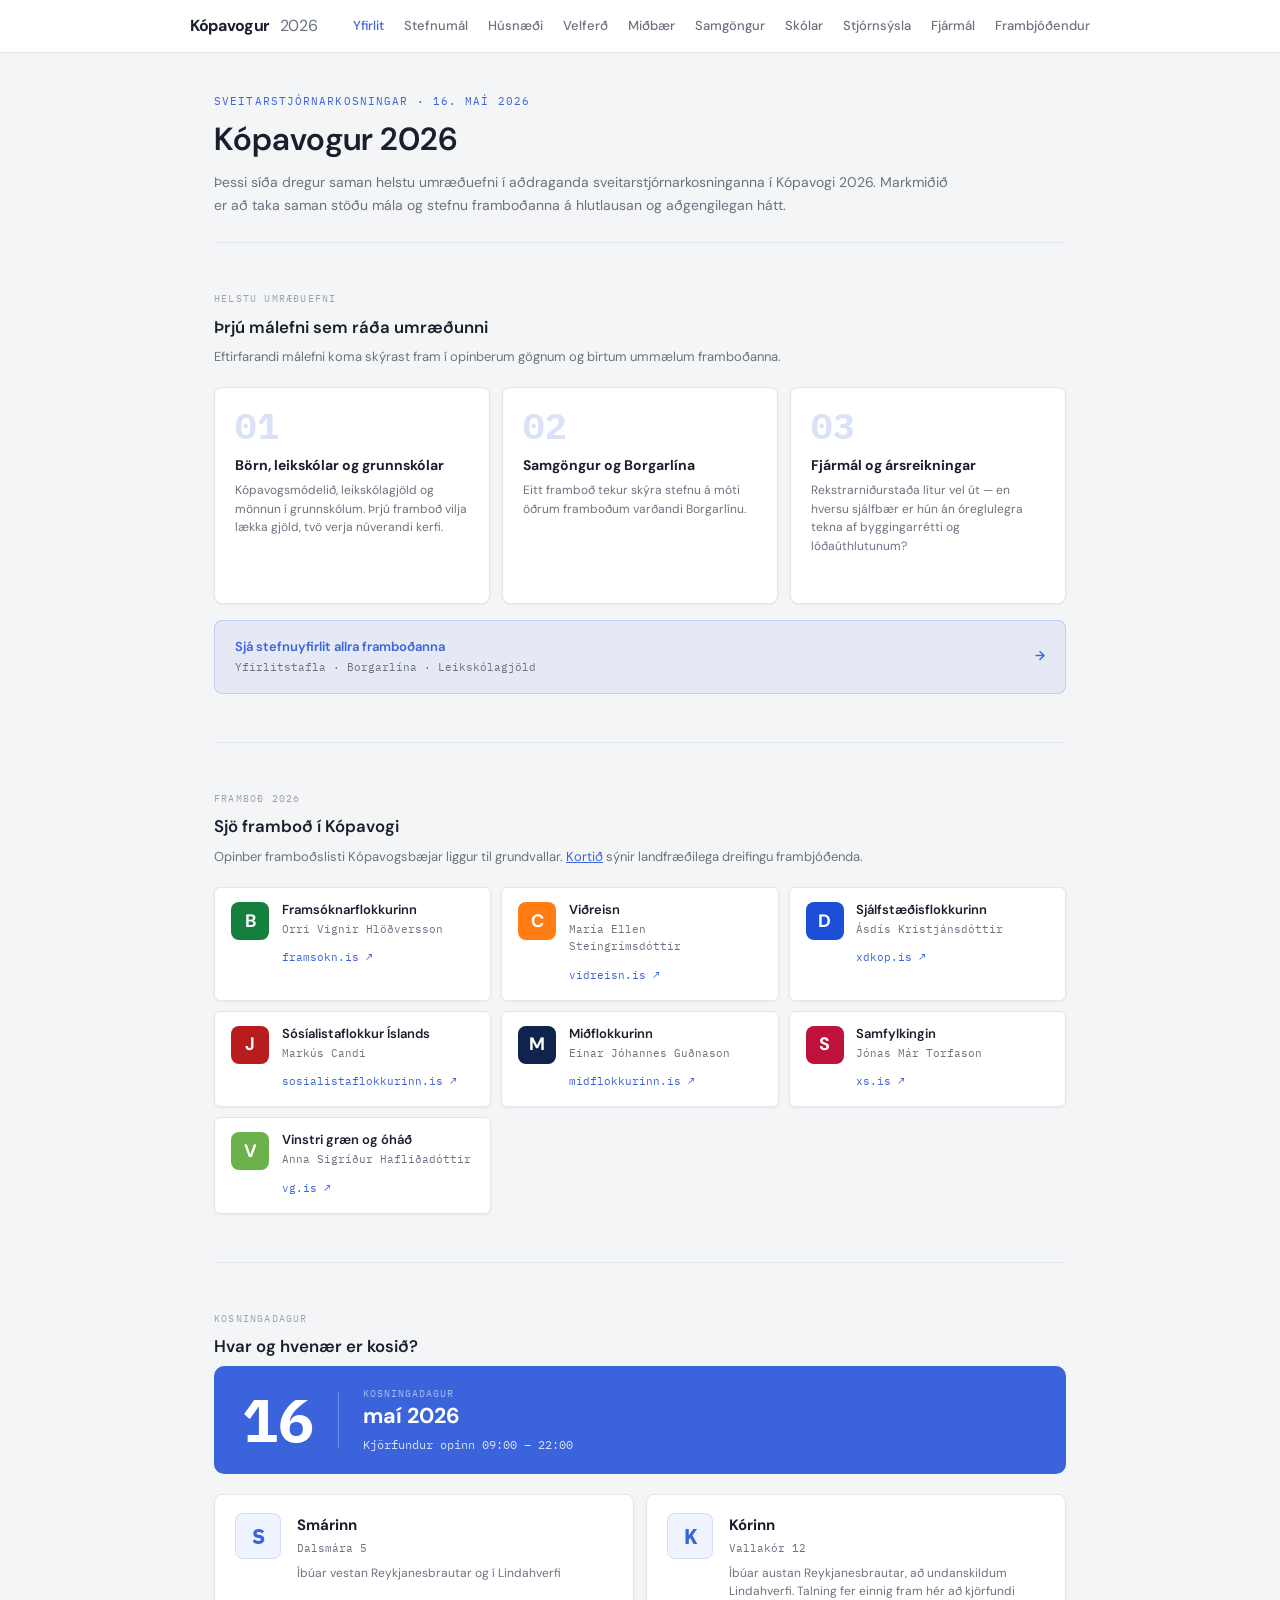
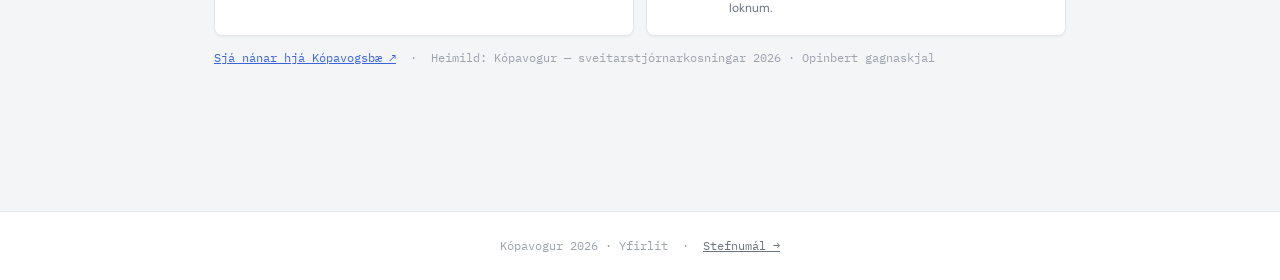
<file: index.html>
<!DOCTYPE html>
<html lang="is">
<head>
<meta charset="UTF-8">
<meta name="viewport" content="width=device-width, initial-scale=1.0">
<title>Kópavogur 2026 · Yfirlit</title>
<link rel="preconnect" href="https://fonts.googleapis.com">
<link href="https://fonts.googleapis.com/css2?family=DM+Sans:ital,wght@0,400;0,500;0,700;1,400&family=IBM+Plex+Mono:wght@400;500&display=swap" rel="stylesheet">
<link rel="stylesheet" href="assets/common.css">
<style>

  /* ── Helstu umræðuefni ── */
  .topic-grid {
    display: grid;
    grid-template-columns: repeat(3, 1fr);
    gap: 12px;
    margin-top: 1rem;
  }
  a.topic-card {
    display: flex;
    flex-direction: column;
    background: var(--bg-card);
    border: 1px solid var(--border);
    border-radius: 8px;
    padding: 1.25rem 1.25rem 1rem;
    text-decoration: none;
    color: var(--text);
    transition: border-color 0.15s, box-shadow 0.15s, transform 0.1s;
    box-shadow: 0 1px 3px rgba(0,0,0,0.05);
  }
  a.topic-card:hover {
    border-color: var(--accent);
    box-shadow: 0 4px 14px rgba(59,100,220,0.12);
    transform: translateY(-1px);
  }
  .topic-num {
    font-size: 2.25rem;
    font-weight: 700;
    font-family: var(--mono);
    color: var(--accent);
    opacity: 0.18;
    line-height: 1;
    margin-bottom: 0.75rem;
    transition: opacity 0.15s;
  }
  a.topic-card:hover .topic-num { opacity: 0.45; }
  .topic-title {
    font-size: 14px;
    font-weight: 700;
    color: var(--text);
    margin-bottom: 0.4rem;
    line-height: 1.3;
  }
  .topic-desc {
    font-size: 12px;
    color: var(--text-muted);
    line-height: 1.55;
    flex: 1;
  }
  .topic-arrow {
    font-size: 12px;
    color: var(--accent);
    margin-top: 0.75rem;
    font-family: var(--mono);
    opacity: 0;
    transition: opacity 0.15s;
  }
  a.topic-card:hover .topic-arrow { opacity: 1; }

  /* ── Stefnumál callout ── */
  .stefnumal-link {
    display: flex;
    align-items: center;
    justify-content: space-between;
    background: var(--accent-dim);
    border: 1px solid rgba(59,100,220,0.2);
    border-radius: 8px;
    padding: 1rem 1.25rem;
    text-decoration: none;
    color: var(--accent);
    margin-top: 1rem;
    font-size: 13px;
    font-weight: 600;
    transition: background 0.15s;
  }
  .stefnumal-link:hover { background: rgba(59,100,220,0.12); }
  .stefnumal-link-sub { font-size: 11px; font-family: var(--mono); font-weight: 400; color: var(--text-muted); margin-top: 2px; }

  /* ── Kjörstaðir ── */
  .election-strip {
    background: var(--accent);
    border-radius: 10px;
    padding: 1.25rem 1.75rem;
    display: flex;
    align-items: center;
    gap: 1.5rem;
    margin-bottom: 1.25rem;
  }
  .ed-num {
    font-size: 3.75rem;
    font-weight: 700;
    font-family: var(--mono);
    color: white;
    line-height: 1;
    flex-shrink: 0;
  }
  .ed-divider {
    width: 1px;
    height: 3.5rem;
    background: rgba(255,255,255,0.25);
    flex-shrink: 0;
  }
  .ed-info { display: flex; flex-direction: column; gap: 0.2rem; }
  .ed-month  { font-size: 1.35rem; font-weight: 700; color: white; line-height: 1.1; }
  .ed-label  { font-size: 10px; font-family: var(--mono); text-transform: uppercase; letter-spacing: 0.1em; color: rgba(255,255,255,0.55); }
  .ed-hours  { font-size: 12px; font-family: var(--mono); color: rgba(255,255,255,0.8); margin-top: 0.2rem; }

  .polling-grid {
    display: grid;
    grid-template-columns: 1fr 1fr;
    gap: 12px;
  }
  .polling-card {
    background: var(--bg-card);
    border: 1px solid var(--border);
    border-radius: 8px;
    padding: 1.1rem 1.25rem;
    display: flex;
    gap: 1rem;
    align-items: flex-start;
    box-shadow: 0 1px 3px rgba(0,0,0,0.04);
  }
  .polling-initial {
    width: 46px;
    height: 46px;
    border-radius: 8px;
    background: var(--accent-dim);
    color: var(--accent);
    font-weight: 700;
    font-size: 1.4rem;
    display: flex;
    align-items: center;
    justify-content: center;
    flex-shrink: 0;
    font-family: var(--mono);
    border: 1px solid rgba(59,100,220,0.15);
  }
  .polling-name { font-size: 15px; font-weight: 700; margin-bottom: 0.2rem; }
  .polling-addr { font-size: 11px; font-family: var(--mono); color: var(--text-muted); margin-bottom: 0.5rem; }
  .polling-area { font-size: 12px; color: var(--text-muted); line-height: 1.45; }

  @media (max-width: 640px) {
    .topic-grid    { grid-template-columns: 1fr; }
    .polling-grid  { grid-template-columns: 1fr; }
    .ed-num        { font-size: 2.75rem; }
    .ed-month      { font-size: 1.1rem; }
    .election-strip { padding: 1rem 1.25rem; gap: 1rem; }
  }
</style>
</head>
<body>

<header>
  <div class="header-inner">
    <a class="site-title" href="index.html">Kópavogur <span>2026</span></a>
    <nav>
      <a href="index.html" class="active">Yfirlit</a>
      <a href="yfirlit.html">Stefnumál</a>
      <a href="husnaedi.html">Húsnæði</a>
      <a href="velferd.html">Velferð</a>
      <a href="midbaer.html">Miðbær</a>
      <a href="samgongur.html">Samgöngur</a>
      <a href="skolar.html">Skólar</a>
      <a href="stjornsysla.html">Stjórnsýsla</a>
      <a href="fjarmal.html">Fjármál</a>
      <a href="kort.html">Frambjóðendur</a>
    </nav>
  </div>
</header>

<main>

  <div class="page-header">
    <p class="page-eyebrow">Sveitarstjórnarkosningar · 16. maí 2026</p>
    <h1>Kópavogur 2026</h1>
    <p class="page-desc">
      Þessi síða dregur saman helstu umræðuefni í aðdraganda sveitarstjórnarkosninganna í Kópavogi 2026.
      Markmiðið er að taka saman stöðu mála og stefnu framboðanna á hlutlausan og aðgengilegan hátt.
    </p>
  </div>

  <!-- 1. Helstu umræðuefni -->
  <div class="section">
    <p class="section-eyebrow">Helstu umræðuefni</p>
    <h2>Þrjú málefni sem ráða umræðunni</h2>
    <p class="section-desc">
      Eftirfarandi málefni koma skýrast fram í opinberum gögnum og birtum ummælum framboðanna.
    </p>

    <div class="topic-grid">
      <a href="skolar.html" class="topic-card">
        <div class="topic-num">01</div>
        <div class="topic-title">Börn, leikskólar og grunnskólar</div>
        <p class="topic-desc">
          Kópavogsmódelið, leikskólagjöld og mönnun í grunnskólum. Þrjú framboð vilja lækka gjöld, tvö verja núverandi kerfi.
        </p>
        <div class="topic-arrow">Lesa nánar →</div>
      </a>

      <a href="samgongur.html" class="topic-card">
        <div class="topic-num">02</div>
        <div class="topic-title">Samgöngur og Borgarlína</div>
        <p class="topic-desc">
          Eitt framboð tekur skýra stefnu á móti öðrum framboðum varðandi Borgarlínu.
        </p>
        <div class="topic-arrow">Lesa nánar →</div>
      </a>

      <a href="fjarmal.html" class="topic-card">
        <div class="topic-num">03</div>
        <div class="topic-title">Fjármál og ársreikningar</div>
        <p class="topic-desc">
          Rekstrarniðurstaða lítur vel út — en hversu sjálfbær er hún án óreglulegra tekna af byggingarrétti og lóðaúthlutunum?
        </p>
        <div class="topic-arrow">Lesa nánar →</div>
      </a>
    </div>

    <a href="yfirlit.html" class="stefnumal-link">
      <div>
        <div>Sjá stefnuyfirlit allra framboðanna</div>
        <div class="stefnumal-link-sub">Yfirlitstafla · Borgarlína · Leikskólagjöld</div>
      </div>
      <span>→</span>
    </a>
  </div>

  <hr class="divider">

  <!-- 2. Framboð -->
  <div class="section">
    <p class="section-eyebrow">Framboð 2026</p>
    <h2>Sjö framboð í Kópavogi</h2>
    <p class="section-desc">
      Opinber framboðslisti Kópavogsbæjar liggur til grundvallar.
      <a href="kort.html">Kortið</a> sýnir landfræðilega dreifingu frambjóðenda.
    </p>

    <div class="party-grid">
      <div class="party-card">
        <div class="badge badge-lg" style="background:var(--b)">B</div>
        <div class="party-info">
          <div class="party-name">Framsóknarflokkurinn</div>
          <div class="party-leader">Orri Vignir Hlöðversson</div>
          <a class="party-web" href="https://framsokn.is/sveitarfelog/kopavogur" target="_blank" rel="noopener">framsokn.is ↗</a>
        </div>
      </div>
      <div class="party-card">
        <div class="badge badge-lg" style="background:var(--c)">C</div>
        <div class="party-info">
          <div class="party-name">Viðreisn</div>
          <div class="party-leader">María Ellen Steingrímsdóttir</div>
          <a class="party-web" href="https://vidreisn.is/kopavogur" target="_blank" rel="noopener">vidreisn.is ↗</a>
        </div>
      </div>
      <div class="party-card">
        <div class="badge badge-lg" style="background:var(--d)">D</div>
        <div class="party-info">
          <div class="party-name">Sjálfstæðisflokkurinn</div>
          <div class="party-leader">Ásdís Kristjánsdóttir</div>
          <a class="party-web" href="https://xdkop.is" target="_blank" rel="noopener">xdkop.is ↗</a>
        </div>
      </div>
      <div class="party-card">
        <div class="badge badge-lg" style="background:var(--j)">J</div>
        <div class="party-info">
          <div class="party-name">Sósíalistaflokkur Íslands</div>
          <div class="party-leader">Markús Candi</div>
          <a class="party-web" href="https://sosialistaflokkurinn.is" target="_blank" rel="noopener">sosialistaflokkurinn.is ↗</a>
        </div>
      </div>
      <div class="party-card">
        <div class="badge badge-lg" style="background:var(--m)">M</div>
        <div class="party-info">
          <div class="party-name">Miðflokkurinn</div>
          <div class="party-leader">Einar Jóhannes Guðnason</div>
          <a class="party-web" href="https://midflokkurinn.is" target="_blank" rel="noopener">midflokkurinn.is ↗</a>
        </div>
      </div>
      <div class="party-card">
        <div class="badge badge-lg" style="background:var(--s)">S</div>
        <div class="party-info">
          <div class="party-name">Samfylkingin</div>
          <div class="party-leader">Jónas Már Torfason</div>
          <a class="party-web" href="https://xs.is/samfylkingin-i-kopavogi1" target="_blank" rel="noopener">xs.is ↗</a>
        </div>
      </div>
      <div class="party-card">
        <div class="badge badge-lg" style="background:var(--v)">V</div>
        <div class="party-info">
          <div class="party-name">Vinstri græn og óháð</div>
          <div class="party-leader">Anna Sigríður Hafliðadóttir</div>
          <a class="party-web" href="https://vg.is/sveitarfelag/kopavogur/" target="_blank" rel="noopener">vg.is ↗</a>
        </div>
      </div>
    </div>
  </div>

  <hr class="divider">

  <!-- 3. Kjörstaðir -->
  <div class="section">
    <p class="section-eyebrow">Kosningadagur</p>
    <h2>Hvar og hvenær er kosið?</h2>

    <div class="election-strip">
      <div class="ed-num">16</div>
      <div class="ed-divider"></div>
      <div class="ed-info">
        <span class="ed-label">Kosningadagur</span>
        <span class="ed-month">maí 2026</span>
        <span class="ed-hours">Kjörfundur opinn 09:00 – 22:00</span>
      </div>
    </div>

    <div class="polling-grid">
      <div class="polling-card">
        <div class="polling-initial">S</div>
        <div>
          <div class="polling-name">Smárinn</div>
          <div class="polling-addr">Dalsmára 5</div>
          <div class="polling-area">Íbúar vestan Reykjanesbrautar og í Lindahverfi</div>
        </div>
      </div>
      <div class="polling-card">
        <div class="polling-initial">K</div>
        <div>
          <div class="polling-name">Kórinn</div>
          <div class="polling-addr">Vallakór 12</div>
          <div class="polling-area">Íbúar austan Reykjanesbrautar, að undanskildum Lindahverfi. Talning fer einnig fram hér að kjörfundi loknum.</div>
        </div>
      </div>
    </div>

    <p style="margin-top:0.75rem;font-size:12px;font-family:var(--mono);color:var(--text-dim)">
      <a href="https://www.kopavogur.is/is/stjornsysla/sveitarstjornarkosningar-2026" target="_blank" rel="noopener" style="color:var(--accent)">Sjá nánar hjá Kópavogsbæ ↗</a>
      &nbsp;·&nbsp; Heimild: Kópavogur — sveitarstjórnarkosningar 2026 · Opinbert gagnaskjal
    </p>
  </div>

</main>

<footer>
  Kópavogur 2026 · Yfirlit
  &nbsp;·&nbsp;
  <a href="yfirlit.html">Stefnumál →</a>
</footer>

</body>
</html>
</file>
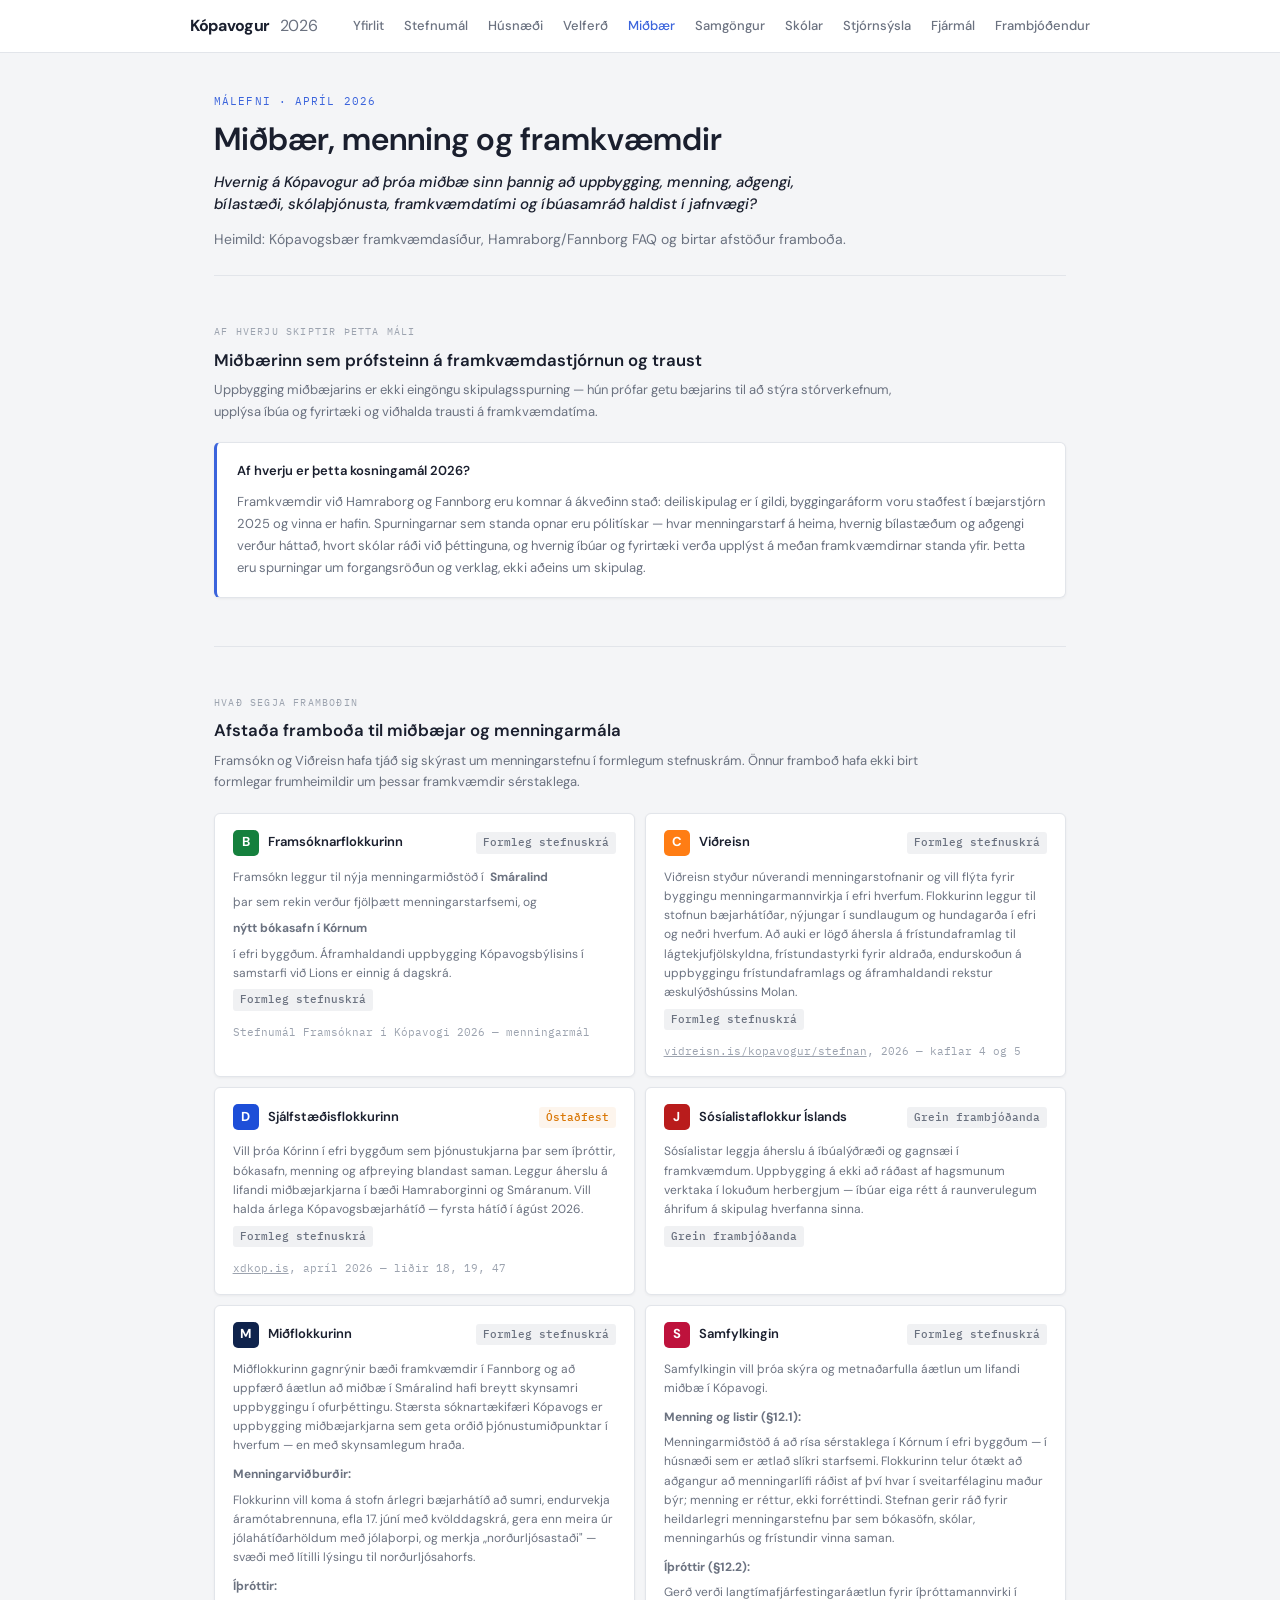
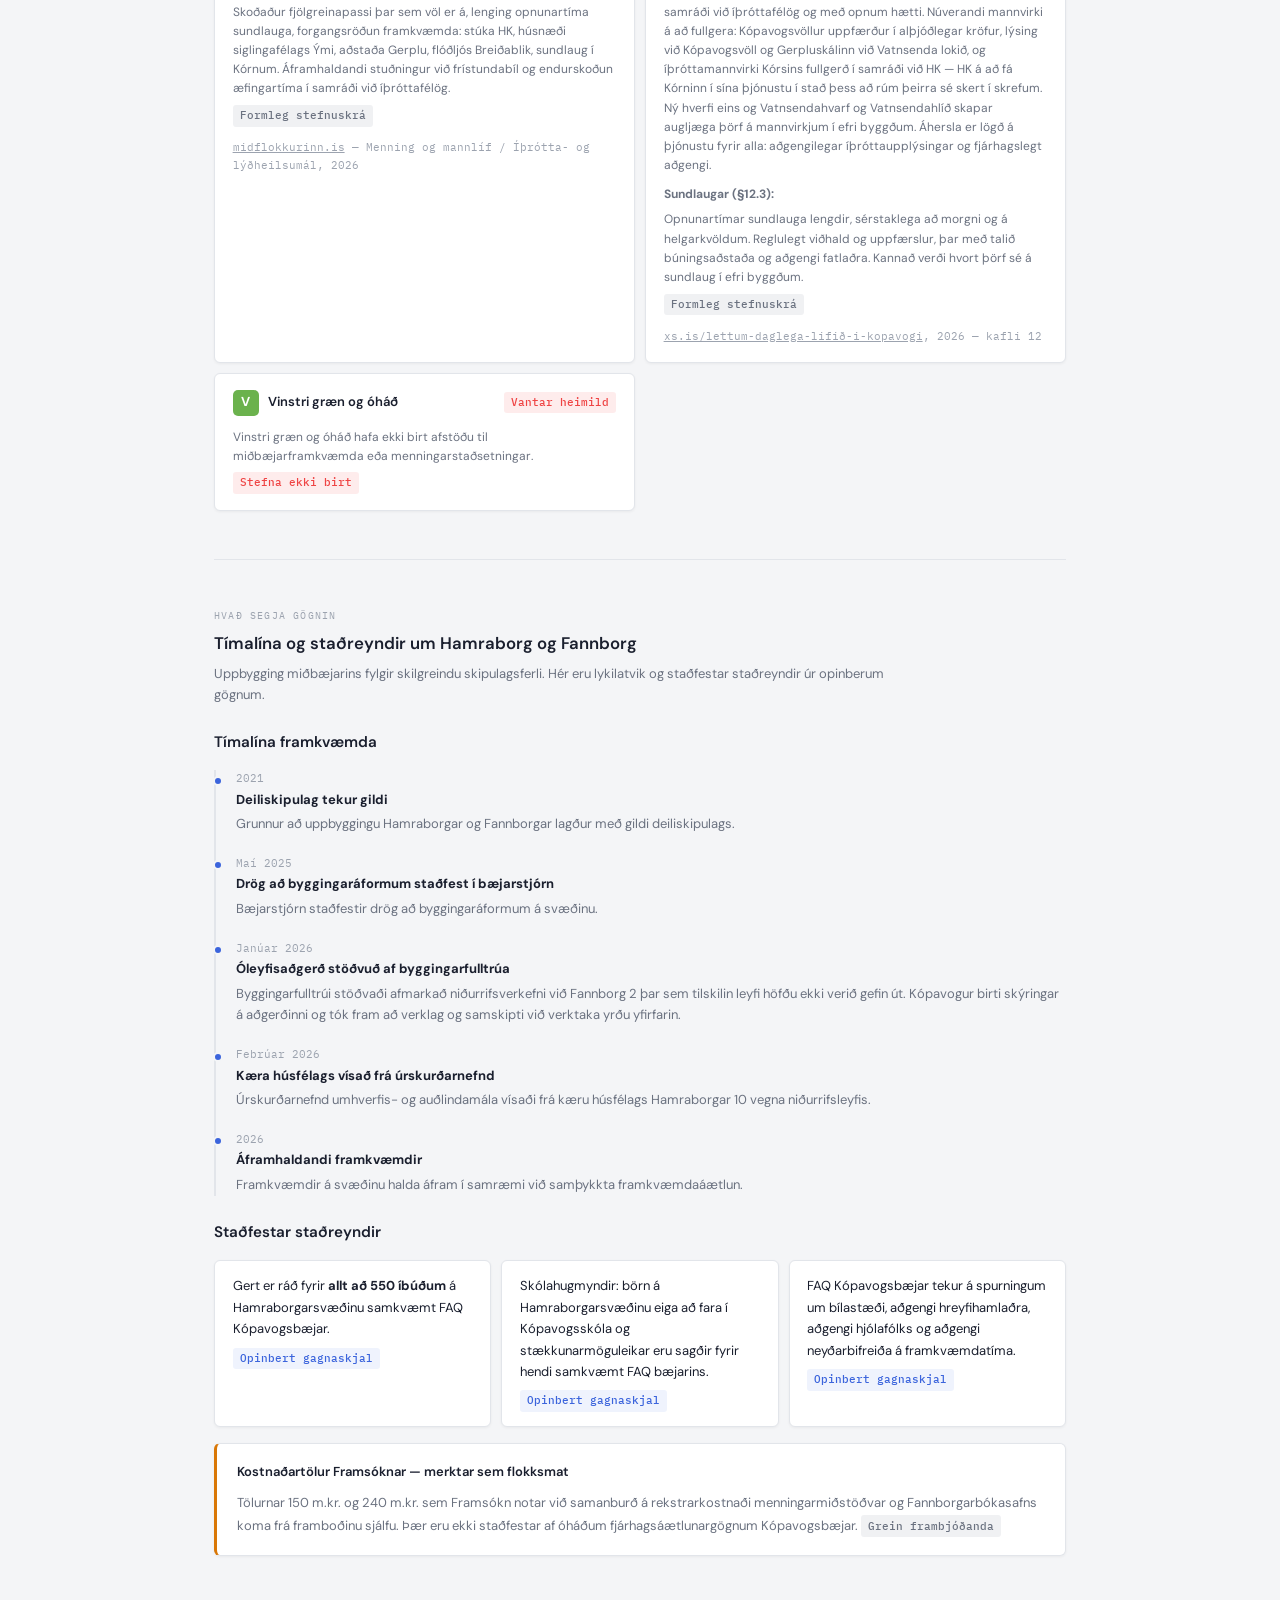
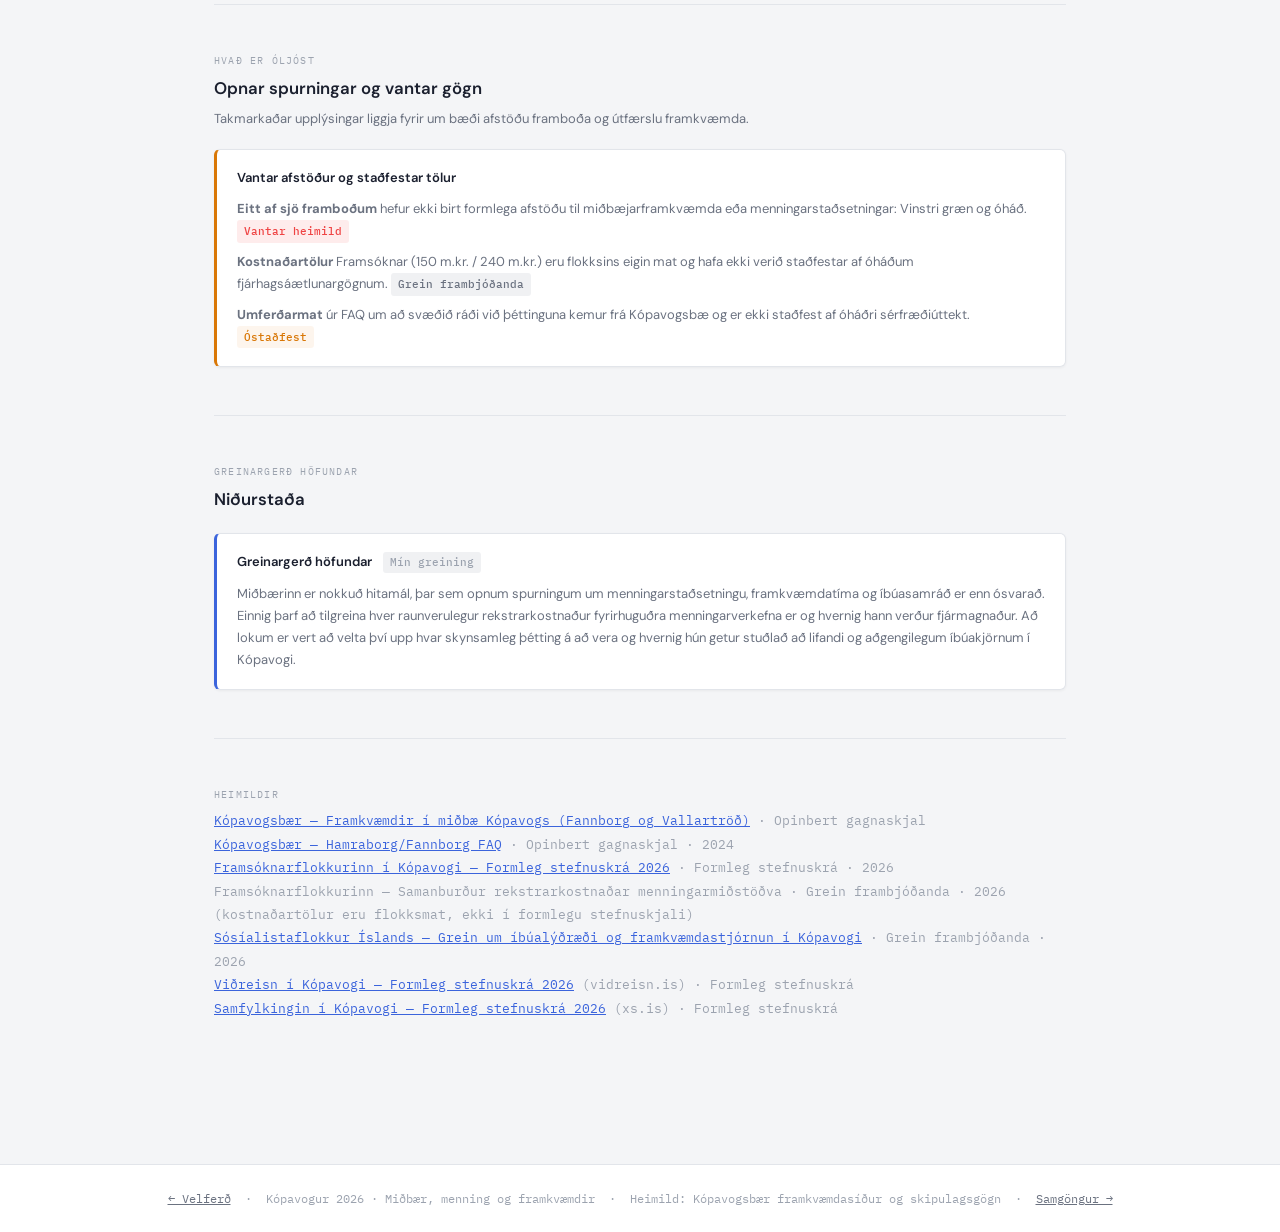
<file: midbaer.html>
<!DOCTYPE html>
<html lang="is">
<head>
<meta charset="UTF-8">
<meta name="viewport" content="width=device-width, initial-scale=1.0">
<title>Kópavogur 2026 · Miðbær, menning og framkvæmdir</title>
<link rel="preconnect" href="https://fonts.googleapis.com">
<link href="https://fonts.googleapis.com/css2?family=DM+Sans:ital,wght@0,400;0,500;0,700;1,400&family=IBM+Plex+Mono:wght@400;500&display=swap" rel="stylesheet">
<link rel="stylesheet" href="assets/common.css">
<style>
  /* ── Timeline ── */
  .timeline { list-style: none; padding: 0; margin: 1rem 0; border-left: 2px solid var(--border); padding-left: 1.25rem; }
  .timeline li { position: relative; margin-bottom: 1.25rem; }
  .timeline li::before { content: ''; position: absolute; left: -1.44rem; top: 0.35rem; width: 10px; height: 10px; border-radius: 50%; background: var(--accent); border: 2px solid var(--bg); }
  .timeline time { font-size: 11px; font-family: var(--mono); color: var(--text-dim); display: block; margin-bottom: 2px; }
  .timeline strong { font-size: 13px; color: var(--text); display: block; margin-bottom: 3px; }
  .timeline p { font-size: 13px; color: var(--text-muted); line-height: 1.65; margin: 0; }
</style>
</head>
<body>

<header>
  <div class="header-inner">
    <a class="site-title" href="index.html">Kópavogur <span>2026</span></a>
    <nav>
      <a href="index.html">Yfirlit</a>
      <a href="yfirlit.html">Stefnumál</a>
      <a href="husnaedi.html">Húsnæði</a>
      <a href="velferd.html">Velferð</a>
      <a href="midbaer.html" class="active">Miðbær</a>
      <a href="samgongur.html">Samgöngur</a>
      <a href="skolar.html">Skólar</a>
      <a href="stjornsysla.html">Stjórnsýsla</a>
      <a href="fjarmal.html">Fjármál</a>
      <a href="kort.html">Frambjóðendur</a>
    </nav>
  </div>
</header>

<main>

  <div class="page-header">
    <p class="page-eyebrow">Málefni · Apríl 2026</p>
    <h1>Miðbær, menning og framkvæmdir</h1>
    <p class="page-question">Hvernig á Kópavogur að þróa miðbæ sinn þannig að uppbygging, menning, aðgengi, bílastæði, skólaþjónusta, framkvæmdatími og íbúasamráð haldist í jafnvægi?</p>
    <p class="page-desc">Heimild: Kópavogsbær framkvæmdasíður, Hamraborg/Fannborg FAQ og birtar afstöður framboða.</p>
  </div>

  <!-- ════ HLUTI 1 ════ -->
  <div class="section">
    <p class="section-eyebrow">Af hverju skiptir þetta máli</p>
    <h2>Miðbærinn sem prófsteinn á framkvæmdastjórnun og traust</h2>
    <p class="section-desc">
      Uppbygging miðbæjarins er ekki eingöngu skipulagsspurning — hún prófar getu bæjarins til að
      stýra stórverkefnum, upplýsa íbúa og fyrirtæki og viðhalda trausti á framkvæmdatíma.
    </p>

    <div class="callout">
      <div class="callout-title">Af hverju er þetta kosningamál 2026?</div>
      <p>
        Framkvæmdir við Hamraborg og Fannborg eru komnar á ákveðinn stað: deiliskipulag er í gildi,
        byggingaráform voru staðfest í bæjarstjórn 2025 og vinna er hafin. Spurningarnar sem standa
        opnar eru pólitískar — hvar menningarstarf á heima, hvernig bílastæðum og aðgengi verður
        háttað, hvort skólar ráði við þéttinguna, og hvernig íbúar og fyrirtæki verða upplýst á
        meðan framkvæmdirnar standa yfir. Þetta eru spurningar um forgangsröðun og verklag, ekki
        aðeins um skipulag.
      </p>
    </div>
  </div>

  <hr class="divider">

  <!-- ════ HLUTI 2 ════ -->
  <div class="section">
    <p class="section-eyebrow">Hvað segja framboðin</p>
    <h2>Afstaða framboða til miðbæjar og menningarmála</h2>
    <p class="section-desc">
      Framsókn og Viðreisn hafa tjáð sig skýrast um menningarstefnu í formlegum stefnuskrám.
      Önnur framboð hafa ekki birt formlegar frumheimildir um þessar framkvæmdir sérstaklega.
    </p>

    <div class="stance-grid">

      <div class="stance-card">
        <div class="stance-header">
          <div class="badge badge-sm" style="background:var(--b)">B</div>
          <span class="stance-pname">Framsóknarflokkurinn</span>
          <span class="tag tag-party">Formleg stefnuskrá</span>
        </div>
        <p class="stance-note">
          Framsókn leggur til nýja menningarmiðstöð í <strong>Smáralind</strong> þar sem rekin verður
          fjölþætt menningarstarfsemi, og <strong>nýtt bókasafn í Kórnum</strong> í efri byggðum.
          Áframhaldandi uppbygging Kópavogsbýlisins í samstarfi við Lions er einnig á dagskrá.
          <span class="tag tag-party">Formleg stefnuskrá</span>
          <span style="font-size:11px;color:var(--text-dim);font-family:var(--mono);display:block;margin-top:0.4rem">Stefnumál Framsóknar í Kópavogi 2026 — menningarmál</span>
        </p>
      </div>

      <div class="stance-card">
        <div class="stance-header">
          <div class="badge badge-sm" style="background:var(--c)">C</div>
          <span class="stance-pname">Viðreisn</span>
          <span class="tag tag-party">Formleg stefnuskrá</span>
        </div>
        <p class="stance-note">
          Viðreisn styður núverandi menningarstofnanir og vill flýta fyrir byggingu menningarmannvirkja
          í efri hverfum. Flokkurinn leggur til stofnun bæjarhátíðar, nýjungar í sundlaugum og
          hundagarða í efri og neðri hverfum. Að auki er lögð áhersla á frístundaframlag til
          lágtekjufjölskyldna, frístundastyrki fyrir aldraða, endurskoðun á uppbyggingu
          frístundaframlags og áframhaldandi rekstur æskulýðshússins Molan.
          <span class="tag tag-party">Formleg stefnuskrá</span>
          <span style="font-size:11px;color:var(--text-dim);font-family:var(--mono);display:block;margin-top:0.4rem">
            <a href="https://vidreisn.is/kopavogur/stefnan/" target="_blank" rel="noopener" style="color:inherit">vidreisn.is/kopavogur/stefnan</a>, 2026 — kaflar 4 og 5
          </span>
        </p>
      </div>

      <div class="stance-card">
        <div class="stance-header">
          <div class="badge badge-sm" style="background:var(--d)">D</div>
          <span class="stance-pname">Sjálfstæðisflokkurinn</span>
          <span class="tag tag-unverified">Óstaðfest</span>
        </div>
        <p class="stance-note">
          Vill þróa Kórinn í efri byggðum sem þjónustukjarna þar sem íþróttir, bókasafn,
          menning og afþreying blandast saman. Leggur áherslu á lifandi miðbæjarkjarna
          í bæði Hamraborginni og Smáranum. Vill halda árlega Kópavogsbæjarhátíð —
          fyrsta hátíð í ágúst 2026.
          <span class="tag tag-party">Formleg stefnuskrá</span>
          <span style="font-size:11px;color:var(--text-dim);font-family:var(--mono);display:block;margin-top:0.4rem">
            <a href="https://xdkop.is" target="_blank" rel="noopener" style="color:inherit">xdkop.is</a>, apríl 2026 — liðir 18, 19, 47
          </span>
        </p>
      </div>

      <div class="stance-card">
        <div class="stance-header">
          <div class="badge badge-sm" style="background:var(--j)">J</div>
          <span class="stance-pname">Sósíalistaflokkur Íslands</span>
          <span class="tag tag-party">Grein frambjóðanda</span>
        </div>
        <p class="stance-note">
          Sósíalistar leggja áherslu á íbúalýðræði og gagnsæi í framkvæmdum. Uppbygging á ekki að
          ráðast af hagsmunum verktaka í lokuðum herbergjum — íbúar eiga rétt á
          raunverulegum áhrifum á skipulag hverfanna sinna.
          <span class="tag tag-party">Grein frambjóðanda</span>
        </p>
      </div>

      <div class="stance-card">
        <div class="stance-header">
          <div class="badge badge-sm" style="background:var(--m)">M</div>
          <span class="stance-pname">Miðflokkurinn</span>
          <span class="tag tag-party">Formleg stefnuskrá</span>
        </div>
        <p class="stance-note">
          Miðflokkurinn gagnrýnir bæði framkvæmdir í Fannborg og að uppfærð áætlun að miðbæ í Smáralind hafi breytt skynsamri uppbyggingu í ofurþéttingu. Stærsta sóknartækifæri Kópavogs er uppbygging miðbæjarkjarna sem geta orðið þjónustumiðpunktar í hverfum — en með skynsamlegum hraða.
        </p>
        <p class="stance-note" style="margin-top:0.6rem">
          <strong>Menningarviðburðir:</strong> Flokkurinn vill koma á stofn árlegri bæjarhátíð að sumri, endurvekja áramótabrennuna, efla 17. júní með kvölddagskrá, gera enn meira úr jólahátíðarhöldum með jólaþorpi, og merkja „norðurljósastaði" — svæði með lítilli lýsingu til norðurljósahorfs.
        </p>
        <p class="stance-note" style="margin-top:0.6rem">
          <strong>Íþróttir:</strong> Skoðaður fjölgreinapassi þar sem völ er á, lenging opnunartíma sundlauga, forgangsröðun framkvæmda: stúka HK, húsnæði siglingafélags Ými, aðstaða Gerplu, flóðljós Breiðablik, sundlaug í Kórnum. Áframhaldandi stuðningur við frístundabíl og endurskoðun æfingartíma í samráði við íþróttafélög.
          <span class="tag tag-party">Formleg stefnuskrá</span>
          <span style="font-size:11px;color:var(--text-dim);font-family:var(--mono);display:block;margin-top:0.4rem">
            <a href="https://midflokkurinn.is" target="_blank" rel="noopener" style="color:inherit">midflokkurinn.is</a> — Menning og mannlíf / Íþrótta- og lýðheilsumál, 2026
          </span>
        </p>
      </div>

      <div class="stance-card">
        <div class="stance-header">
          <div class="badge badge-sm" style="background:var(--s)">S</div>
          <span class="stance-pname">Samfylkingin</span>
          <span class="tag tag-party">Formleg stefnuskrá</span>
        </div>
        <p class="stance-note">
          Samfylkingin vill þróa skýra og metnaðarfulla áætlun um lifandi miðbæ í Kópavogi.
        </p>
        <p class="stance-note" style="margin-top:0.6rem">
          <strong>Menning og listir (§12.1):</strong> Menningarmiðstöð á að rísa sérstaklega í Kórnum í efri byggðum — í húsnæði sem er ætlað slíkri starfsemi. Flokkurinn telur ótækt að aðgangur að menningarlífi ráðist af því hvar í sveitarfélaginu maður býr; menning er réttur, ekki forréttindi. Stefnan gerir ráð fyrir heildarlegri menningarstefnu þar sem bókasöfn, skólar, menningarhús og frístundir vinna saman.
        </p>
        <p class="stance-note" style="margin-top:0.6rem">
          <strong>Íþróttir (§12.2):</strong> Gerð verði langtímafjárfestingaráætlun fyrir íþróttamannvirki í samráði við íþróttafélög og með opnum hætti. Núverandi mannvirki á að fullgera: Kópavogsvöllur uppfærður í alþjóðlegar kröfur, lýsing við Kópavogsvöll og Gerpluskálinn við Vatnsenda lokið, og íþróttamannvirki Kórsins fullgerð í samráði við HK — HK á að fá Kórninn í sína þjónustu í stað þess að rúm þeirra sé skert í skrefum. Ný hverfi eins og Vatnsendahvarf og Vatnsendahlíð skapar augljæga þörf á mannvirkjum í efri byggðum. Áhersla er lögð á þjónustu fyrir alla: aðgengilegar íþróttaupplýsingar og fjárhagslegt aðgengi.
        </p>
        <p class="stance-note" style="margin-top:0.6rem">
          <strong>Sundlaugar (§12.3):</strong> Opnunartímar sundlauga lengdir, sérstaklega að morgni og á helgarkvöldum. Reglulegt viðhald og uppfærslur, þar með talið búningsaðstaða og aðgengi fatlaðra. Kannað verði hvort þörf sé á sundlaug í efri byggðum.
          <span class="tag tag-party">Formleg stefnuskrá</span>
          <span style="font-size:11px;color:var(--text-dim);font-family:var(--mono);display:block;margin-top:0.4rem">
            <a href="https://xs.is/lettum-daglega-lifi%C3%B0-i-kopavogi" target="_blank" rel="noopener" style="color:inherit">xs.is/lettum-daglega-lifið-i-kopavogi</a>, 2026 — kafli 12
          </span>
        </p>
      </div>

      <div class="stance-card">
        <div class="stance-header">
          <div class="badge badge-sm" style="background:var(--v)">V</div>
          <span class="stance-pname">Vinstri græn og óháð</span>
          <span class="tag tag-missing">Vantar heimild</span>
        </div>
        <p class="stance-note">
          Vinstri græn og óháð hafa ekki birt afstöðu til miðbæjarframkvæmda eða menningarstaðsetningar.
          <span class="tag tag-missing">Stefna ekki birt</span>
        </p>
      </div>

    </div>
  </div>

  <hr class="divider">

  <!-- ════ HLUTI 3 ════ -->
  <div class="section">
    <p class="section-eyebrow">Hvað segja gögnin</p>
    <h2>Tímalína og staðreyndir um Hamraborg og Fannborg</h2>
    <p class="section-desc">
      Uppbygging miðbæjarins fylgir skilgreindu skipulagsferli. Hér eru lykilatvik og staðfestar
      staðreyndir úr opinberum gögnum.
    </p>

    <h3 style="font-size:0.95rem;font-weight:600;color:var(--text);margin:1.5rem 0 0.75rem">Tímalína framkvæmda</h3>

    <ol class="timeline">
      <li>
        <time>2021</time>
        <strong>Deiliskipulag tekur gildi</strong>
        <p>Grunnur að uppbyggingu Hamraborgar og Fannborgar lagður með gildi deiliskipulags.</p>
      </li>
      <li>
        <time>Maí 2025</time>
        <strong>Drög að byggingaráformum staðfest í bæjarstjórn</strong>
        <p>Bæjarstjórn staðfestir drög að byggingaráformum á svæðinu.</p>
      </li>
      <li>
        <time>Janúar 2026</time>
        <strong>Óleyfisaðgerð stöðvuð af byggingarfulltrúa</strong>
        <p>
          Byggingarfulltrúi stöðvaði afmarkað niðurrifsverkefni við Fannborg 2 þar sem tilskilin
          leyfi höfðu ekki verið gefin út. Kópavogur birti skýringar á aðgerðinni og tók fram
          að verklag og samskipti við verktaka yrðu yfirfarin.
        </p>
      </li>
      <li>
        <time>Febrúar 2026</time>
        <strong>Kæra húsfélags vísað frá úrskurðarnefnd</strong>
        <p>
          Úrskurðarnefnd umhverfis- og auðlindamála vísaði frá kæru húsfélags Hamraborgar 10
          vegna niðurrifsleyfis.
        </p>
      </li>
      <li>
        <time>2026</time>
        <strong>Áframhaldandi framkvæmdir</strong>
        <p>Framkvæmdir á svæðinu halda áfram í samræmi við samþykkta framkvæmdaáætlun.</p>
      </li>
    </ol>

    <h3 style="font-size:0.95rem;font-weight:600;color:var(--text);margin:1.5rem 0 0.75rem">Staðfestar staðreyndir</h3>

    <div class="fact-grid">

      <div class="fact-card">
        <p class="fact-body">
          Gert er ráð fyrir <strong>allt að 550 íbúðum</strong> á Hamraborgarsvæðinu samkvæmt FAQ
          Kópavogsbæjar.
        </p>
        <div class="fact-source">
          <span class="tag tag-official">Opinbert gagnaskjal</span>
        </div>
      </div>

      <div class="fact-card">
        <p class="fact-body">
          Skólahugmyndir: börn á Hamraborgarsvæðinu eiga að fara í Kópavogsskóla og
          stækkunarmöguleikar eru sagðir fyrir hendi samkvæmt FAQ bæjarins.
        </p>
        <div class="fact-source">
          <span class="tag tag-official">Opinbert gagnaskjal</span>
        </div>
      </div>

      <div class="fact-card">
        <p class="fact-body">
          FAQ Kópavogsbæjar tekur á spurningum um bílastæði, aðgengi hreyfihamlaðra,
          aðgengi hjólafólks og aðgengi neyðarbifreiða á framkvæmdatíma.
        </p>
        <div class="fact-source">
          <span class="tag tag-official">Opinbert gagnaskjal</span>
        </div>
      </div>

    </div>

    <div class="callout warn" style="margin-top:1rem">
      <div class="callout-title">Kostnaðartölur Framsóknar — merktar sem flokksmat</div>
      <p>
        Tölurnar 150 m.kr. og 240 m.kr. sem Framsókn notar við samanburð á rekstrarkostnaði
        menningarmiðstöðvar og Fannborgarbókasafns koma frá framboðinu sjálfu. Þær eru ekki
        staðfestar af óháðum fjárhagsáætlunargögnum Kópavogsbæjar.
        <span class="tag tag-party">Grein frambjóðanda</span>
      </p>
    </div>
  </div>

  <hr class="divider">

  <!-- ════ HLUTI 4 ════ -->
  <div class="section">
    <p class="section-eyebrow">Hvað er óljóst</p>
    <h2>Opnar spurningar og vantar gögn</h2>
    <p class="section-desc">
      Takmarkaðar upplýsingar liggja fyrir um bæði afstöðu framboða og útfærslu framkvæmda.
    </p>

    <div class="callout warn">
      <div class="callout-title">Vantar afstöður og staðfestar tölur</div>
      <p>
        <strong>Eitt af sjö framboðum</strong> hefur ekki birt formlega afstöðu til
        miðbæjarframkvæmda eða menningarstaðsetningar:
        Vinstri græn og óháð.
        <span class="tag tag-missing">Vantar heimild</span>
      </p>
      <p>
        <strong>Kostnaðartölur</strong> Framsóknar (150 m.kr. / 240 m.kr.) eru flokksins
        eigin mat og hafa ekki verið staðfestar af óháðum fjárhagsáætlunargögnum.
        <span class="tag tag-party">Grein frambjóðanda</span>
      </p>
      <p>
        <strong>Umferðarmat</strong> úr FAQ um að svæðið ráði við þéttinguna kemur frá
        Kópavogsbæ og er ekki staðfest af óháðri sérfræðiúttekt.
        <span class="tag tag-unverified">Óstaðfest</span>
      </p>
    </div>
  </div>

  <hr class="divider">

  <!-- ════ GREINARGERÐ HÖFUNDAR ════ -->
  <div class="section">
    <p class="section-eyebrow">Greinargerð höfundar</p>
    <h2>Niðurstaða</h2>
    <div class="callout">
      <div class="callout-title">
        Greinargerð höfundar
        <span class="tag tag-dim" style="margin-left:0.5rem">Mín greining</span>
      </div>
      <p>
        Miðbærinn er nokkuð hitamál, þar sem opnum spurningum um menningarstaðsetningu, framkvæmdatíma og íbúasamráð er enn ósvarað.
        Einnig þarf að tilgreina hver raunverulegur rekstrarkostnaður fyrirhuguðra menningarverkefna er og hvernig hann verður fjármagnaður.
        Að lokum er vert að velta því upp hvar skynsamleg þétting á að vera og hvernig hún getur stuðlað að lifandi og aðgengilegum íbúakjörnum í Kópavogi.
      </p>
    </div>
  </div>

  <hr class="divider">

  <!-- ════ HEIMILDIR ════ -->
  <div class="section">
    <p class="section-eyebrow">Heimildir</p>
    <p style="font-size:13px;color:var(--text-dim);font-family:var(--mono);line-height:1.8">
      <a href="https://www.kopavogur.is/is/umhverfismal/midbaer-i-motun" target="_blank" rel="noopener">Kópavogsbær — Framkvæmdir í miðbæ Kópavogs (Fannborg og Vallartröð)</a> · Opinbert gagnaskjal<br>
      <a href="https://www.kopavogur.is/is/moya/page/spurt-og-svarad-um-uppbyggingu-hamraborgar" target="_blank" rel="noopener">Kópavogsbær — Hamraborg/Fannborg FAQ</a> · Opinbert gagnaskjal · 2024<br>
      <a href="data/stefnuskra_framsoknar_i_kopavogi.pdf" target="_blank" rel="noopener">Framsóknarflokkurinn í Kópavogi — Formleg stefnuskrá 2026</a> · Formleg stefnuskrá · 2026<br>
      Framsóknarflokkurinn — Samanburður rekstrarkostnaðar menningarmiðstöðva · Grein frambjóðanda · 2026 (kostnaðartölur eru flokksmat, ekki í formlegu stefnuskjali)<br>
      <a href="https://sosialistaflokkurinn.is" target="_blank" rel="noopener">Sósíalistaflokkur Íslands — Grein um íbúalýðræði og framkvæmdastjórnun í Kópavogi</a> · Grein frambjóðanda · 2026<br>
      <a href="https://vidreisn.is/kopavogur/stefnan/" target="_blank" rel="noopener">Viðreisn í Kópavogi — Formleg stefnuskrá 2026</a> (vidreisn.is) · Formleg stefnuskrá<br>
      <a href="https://xs.is/lettum-daglega-lifi%C3%B0-i-kopavogi" target="_blank" rel="noopener">Samfylkingin í Kópavogi — Formleg stefnuskrá 2026</a> (xs.is) · Formleg stefnuskrá
    </p>
  </div>

</main>

<footer>
  <a href="velferd.html">← Velferð</a>
  &nbsp;·&nbsp;
  Kópavogur 2026 · Miðbær, menning og framkvæmdir
  &nbsp;·&nbsp;
  Heimild: Kópavogsbær framkvæmdasíður og skipulagsgögn
  &nbsp;·&nbsp;
  <a href="samgongur.html">Samgöngur →</a>
</footer>

</body>
</html>
</file>
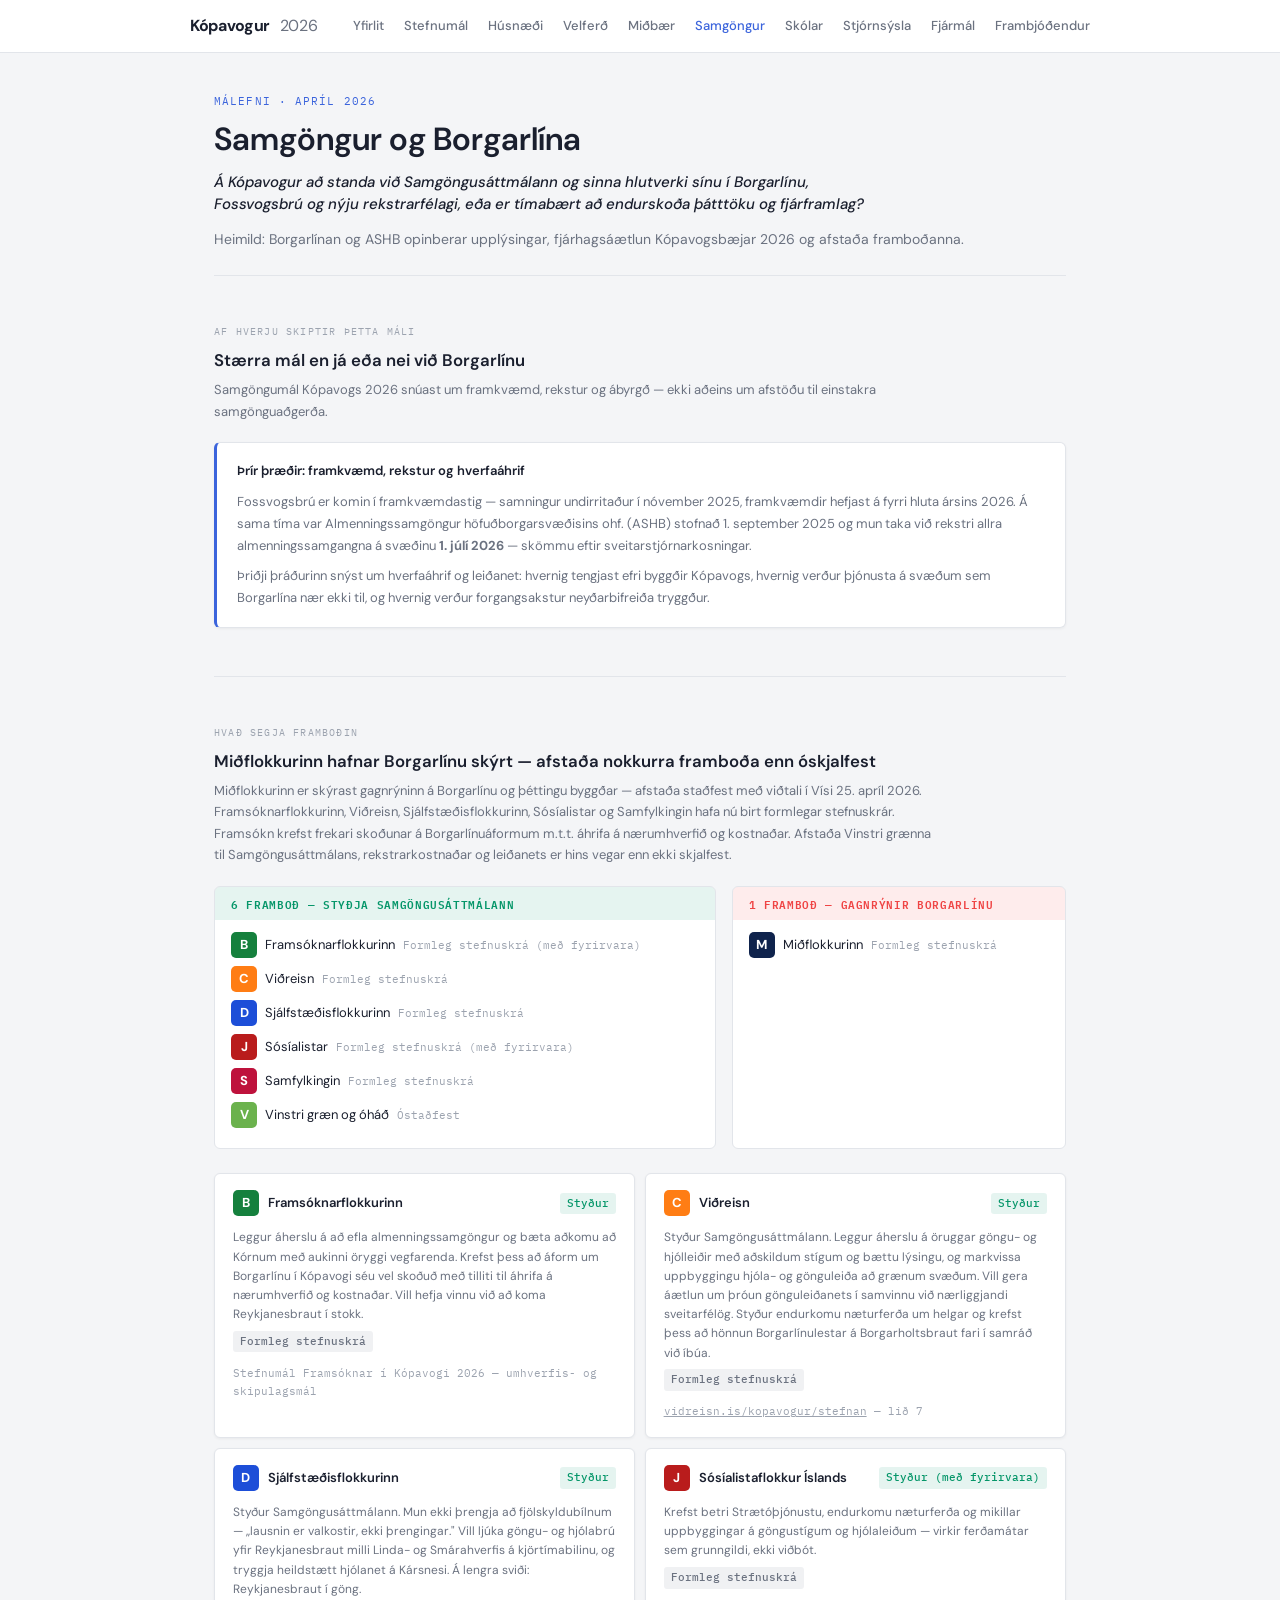
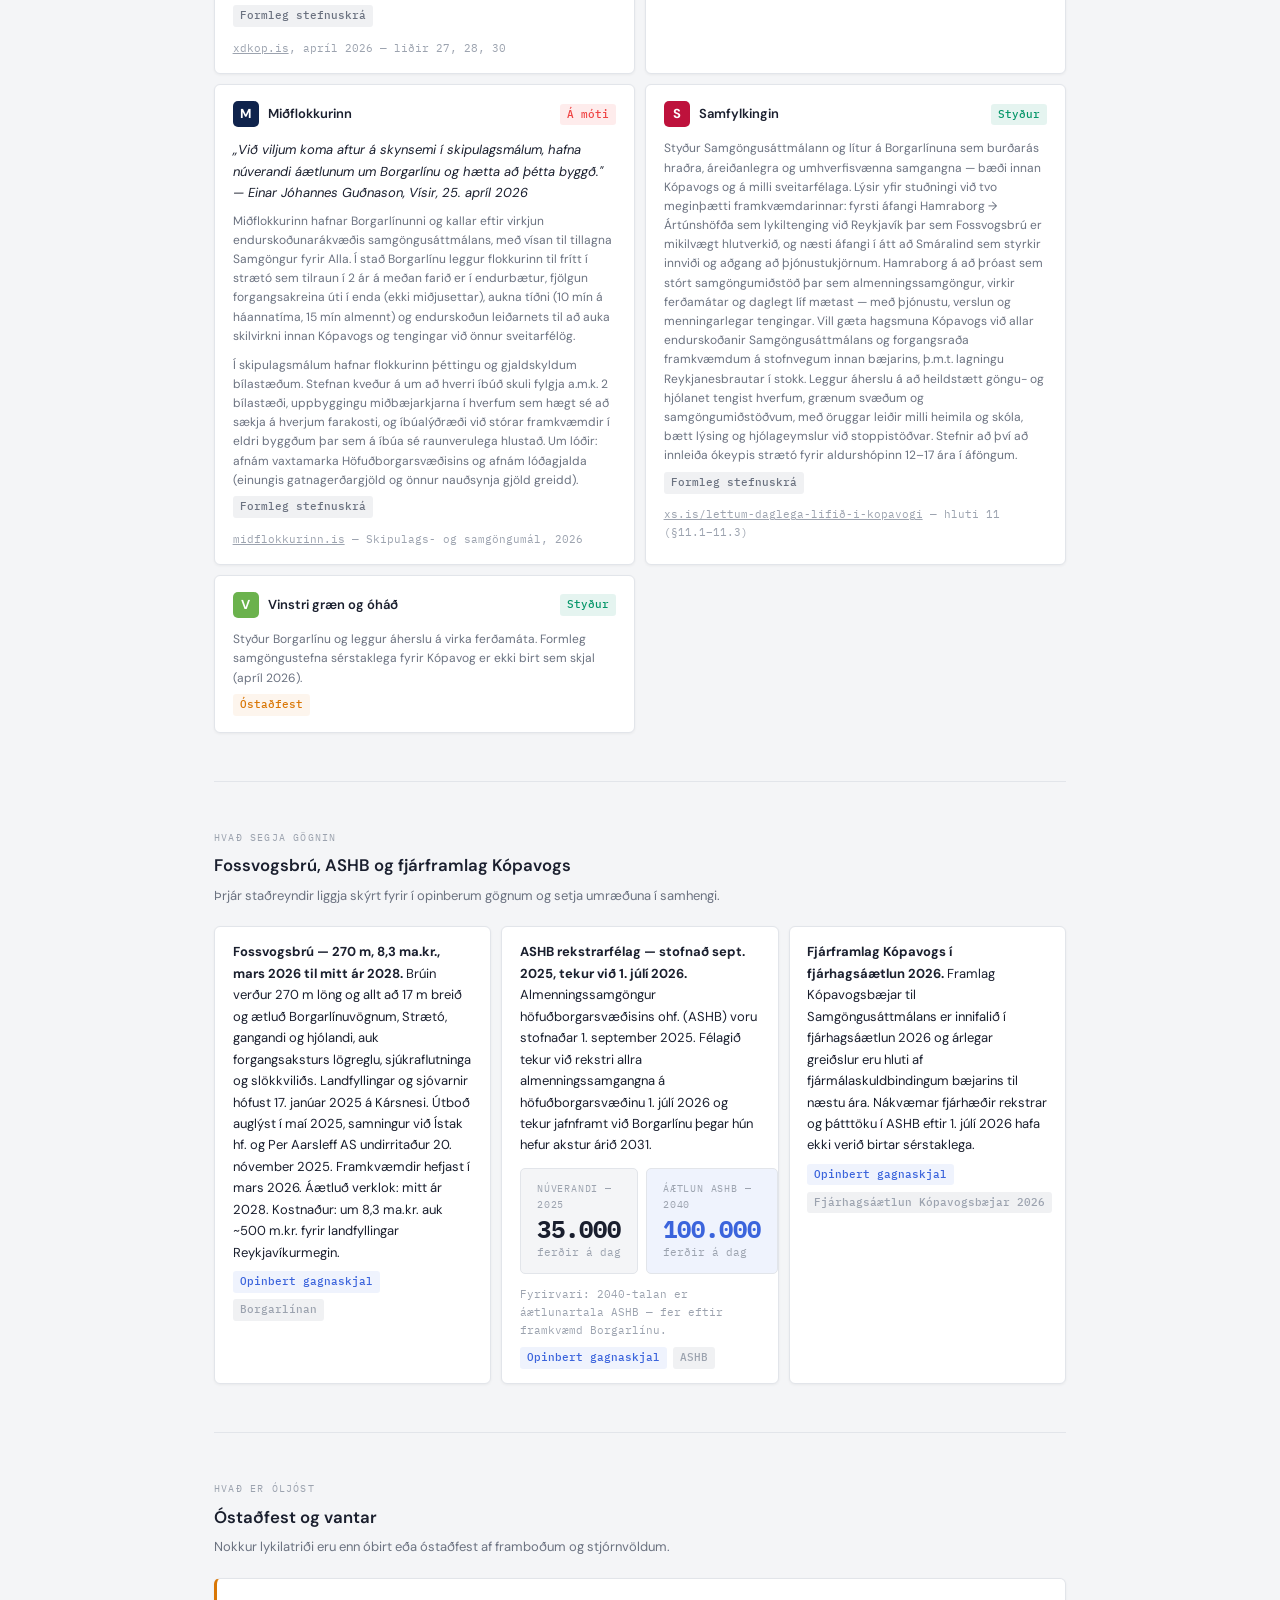
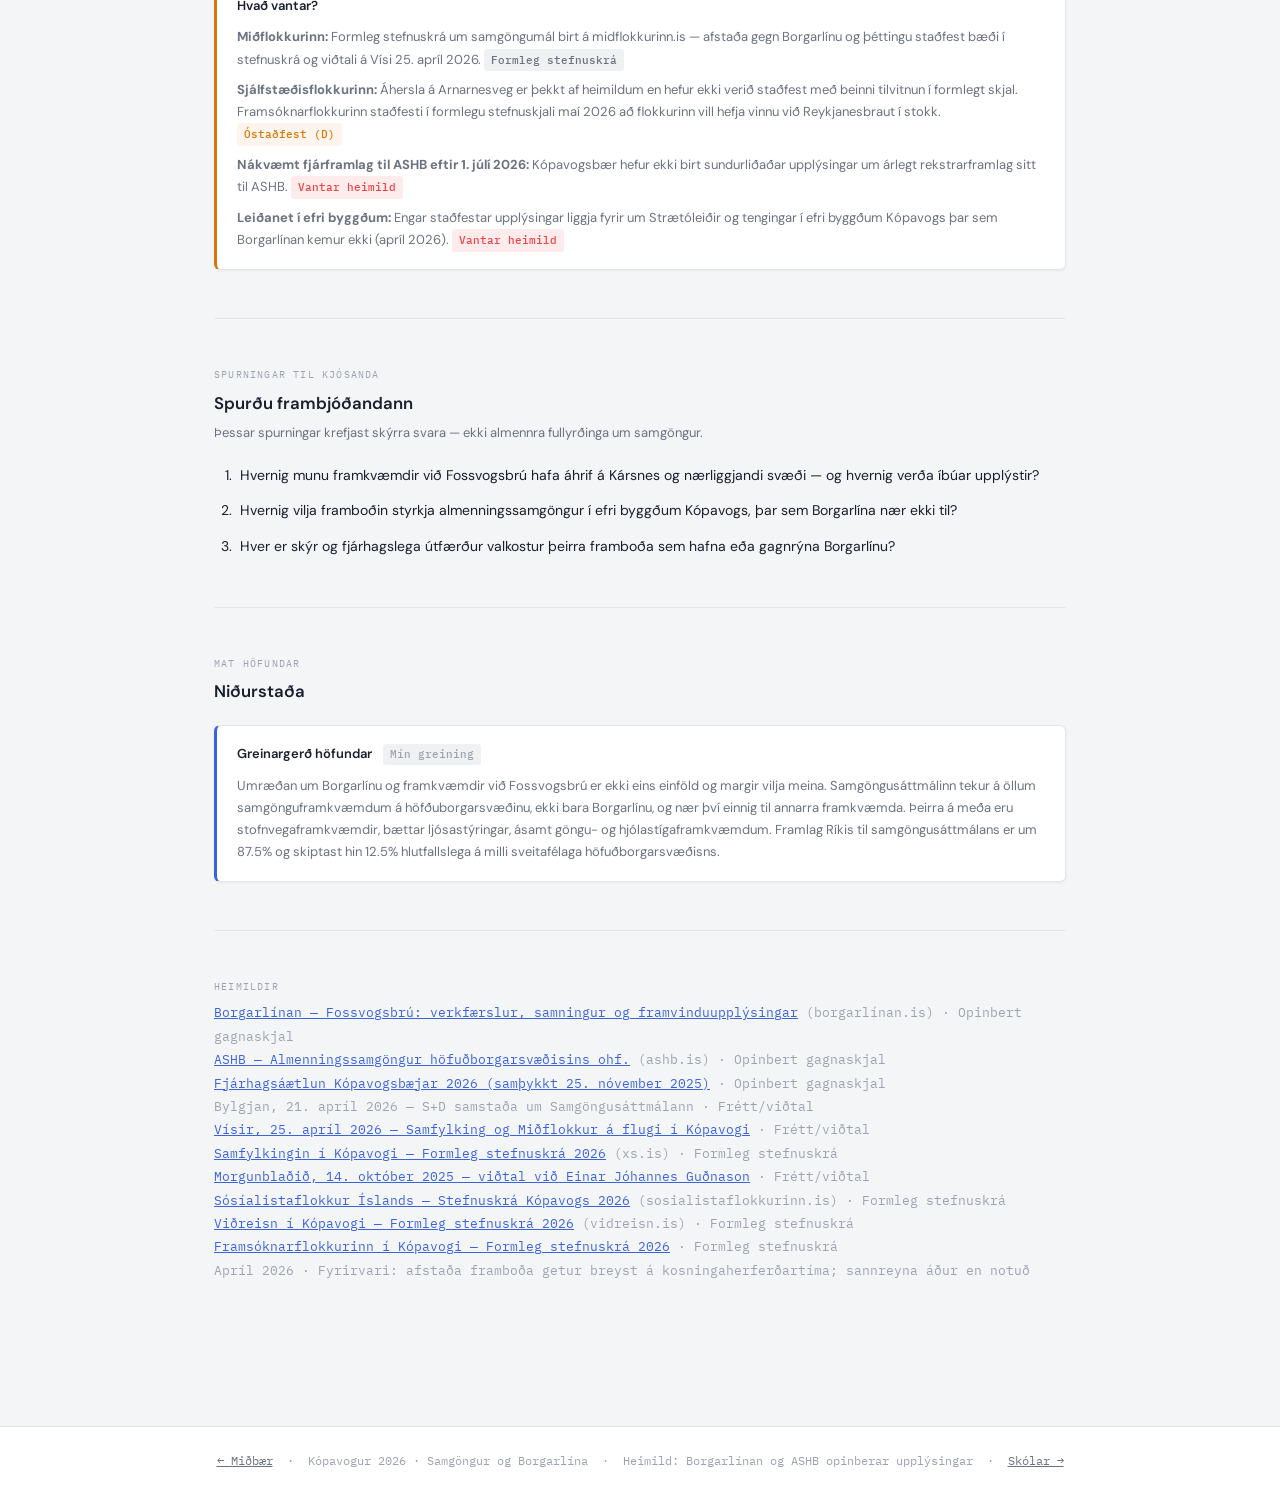
<file: samgongur.html>
<!DOCTYPE html>
<html lang="is">
<head>
<meta charset="UTF-8">
<meta name="viewport" content="width=device-width, initial-scale=1.0">
<title>Kópavogur 2026 · Samgöngur og Borgarlína</title>
<link rel="preconnect" href="https://fonts.googleapis.com">
<link href="https://fonts.googleapis.com/css2?family=DM+Sans:ital,wght@0,400;0,500;0,700;1,400&family=IBM+Plex+Mono:wght@400;500&display=swap" rel="stylesheet">
<link rel="stylesheet" href="assets/common.css">
<style>
  /* page-specific CSS only — check common.css before adding anything here */
</style>
</head>
<body>

<header>
  <div class="header-inner">
    <a class="site-title" href="index.html">Kópavogur <span>2026</span></a>
    <nav>
      <a href="index.html">Yfirlit</a>
      <a href="yfirlit.html">Stefnumál</a>
      <a href="husnaedi.html">Húsnæði</a>
      <a href="velferd.html">Velferð</a>
      <a href="midbaer.html">Miðbær</a>
      <a href="samgongur.html" class="active">Samgöngur</a>
      <a href="skolar.html">Skólar</a>
      <a href="stjornsysla.html">Stjórnsýsla</a>
      <a href="fjarmal.html">Fjármál</a>
      <a href="kort.html">Frambjóðendur</a>
    </nav>
  </div>
</header>

<main>

  <div class="page-header">
    <p class="page-eyebrow">Málefni · Apríl 2026</p>
    <h1>Samgöngur og Borgarlína</h1>
    <p class="page-question">Á Kópavogur að standa við Samgöngusáttmálann og sinna hlutverki sínu í Borgarlínu, Fossvogsbrú og nýju rekstrarfélagi, eða er tímabært að endurskoða þátttöku og fjárframlag?</p>
    <p class="page-desc">Heimild: Borgarlínan og ASHB opinberar upplýsingar, fjárhagsáætlun Kópavogsbæjar 2026 og afstaða framboðanna.</p>
  </div>

  <!-- ════ HLUTI 1 ════ -->
  <div class="section">
    <p class="section-eyebrow">Af hverju skiptir þetta máli</p>
    <h2>Stærra mál en já eða nei við Borgarlínu</h2>
    <p class="section-desc">
      Samgöngumál Kópavogs 2026 snúast um framkvæmd, rekstur og ábyrgð — ekki aðeins um afstöðu til einstakra samgönguaðgerða.
    </p>

    <div class="callout">
      <div class="callout-title">Þrír þræðir: framkvæmd, rekstur og hverfaáhrif</div>
      <p>
        Fossvogsbrú er komin í framkvæmdastig — samningur undirritaður í nóvember 2025, framkvæmdir hefjast á fyrri hluta ársins 2026. Á sama tíma var Almenningssamgöngur höfuðborgarsvæðisins ohf. (ASHB) stofnað 1. september 2025 og mun taka við rekstri allra almenningssamgangna á svæðinu <strong>1. júlí 2026</strong> — skömmu eftir sveitarstjórnarkosningar.
      </p>
      <p>
        Þriðji þráðurinn snýst um hverfaáhrif og leiðanet: hvernig tengjast efri byggðir Kópavogs, hvernig verður þjónusta á svæðum sem Borgarlína nær ekki til, og hvernig verður forgangsakstur neyðarbifreiða tryggður.
      </p>
    </div>
  </div>

  <hr class="divider">

  <!-- ════ HLUTI 2 ════ -->
  <div class="section">
    <p class="section-eyebrow">Hvað segja framboðin</p>
    <h2>Miðflokkurinn hafnar Borgarlínu skýrt — afstaða nokkurra framboða enn óskjalfest</h2>
    <p class="section-desc">
      Miðflokkurinn er skýrast gagnrýninn á Borgarlínu og þéttingu byggðar — afstaða staðfest með viðtali í Vísi 25. apríl 2026. Framsóknarflokkurinn, Viðreisn, Sjálfstæðisflokkurinn, Sósíalistar og Samfylkingin hafa nú birt formlegar stefnuskrár. Framsókn krefst frekari skoðunar á Borgarlínuáformum m.t.t. áhrifa á nærumhverfið og kostnaðar. Afstaða Vinstri grænna til Samgöngusáttmálans, rekstrarkostnaðar og leiðanets er hins vegar enn ekki skjalfest.
    </p>

    <!-- Afstöðuyfirlit: 6 styðja — 1 á móti -->
    <div class="split-grid" style="margin-bottom:1.5rem">
      <div class="split-col">
        <div class="split-head for">6 framboð — Styðja Samgöngusáttmálann</div>
        <div class="split-body">
          <div class="split-party"><div class="badge badge-sm" style="background:var(--b)">B</div> Framsóknarflokkurinn <span class="split-note">Formleg stefnuskrá (með fyrirvara)</span></div>
          <div class="split-party"><div class="badge badge-sm" style="background:var(--c)">C</div> Viðreisn <span class="split-note">Formleg stefnuskrá</span></div>
          <div class="split-party"><div class="badge badge-sm" style="background:var(--d)">D</div> Sjálfstæðisflokkurinn <span class="split-note">Formleg stefnuskrá</span></div>
          <div class="split-party"><div class="badge badge-sm" style="background:var(--j)">J</div> Sósíalistar <span class="split-note">Formleg stefnuskrá (með fyrirvara)</span></div>
          <div class="split-party"><div class="badge badge-sm" style="background:var(--s)">S</div> Samfylkingin <span class="split-note">Formleg stefnuskrá</span></div>
          <div class="split-party"><div class="badge badge-sm" style="background:var(--v)">V</div> Vinstri græn og óháð <span class="split-note">Óstaðfest</span></div>
        </div>
      </div>
      <div class="split-col">
        <div class="split-head against">1 framboð — Gagnrýnir Borgarlínu</div>
        <div class="split-body">
          <div class="split-party"><div class="badge badge-sm" style="background:var(--m)">M</div> Miðflokkurinn <span class="split-note">Formleg stefnuskrá</span></div>
        </div>
      </div>
    </div>

    <div class="stance-grid">

      <!-- B -->
      <div class="stance-card">
        <div class="stance-header">
          <div class="badge badge-sm" style="background:var(--b)">B</div>
          <span class="stance-pname">Framsóknarflokkurinn</span>
          <span class="tag tag-pos">Styður</span>
        </div>
        <p class="stance-note">
          Leggur áherslu á að efla almenningssamgöngur og bæta aðkomu að Kórnum með aukinni öryggi vegfarenda. Krefst þess að áform um Borgarlínu í Kópavogi séu vel skoðuð með tilliti til áhrifa á nærumhverfið og kostnaðar. Vill hefja vinnu við að koma Reykjanesbraut í stokk.
          <span class="tag tag-party">Formleg stefnuskrá</span>
          <span style="font-size:11px;color:var(--text-dim);font-family:var(--mono);display:block;margin-top:0.4rem">Stefnumál Framsóknar í Kópavogi 2026 — umhverfis- og skipulagsmál</span>
        </p>
      </div>

      <!-- C -->
      <div class="stance-card">
        <div class="stance-header">
          <div class="badge badge-sm" style="background:var(--c)">C</div>
          <span class="stance-pname">Viðreisn</span>
          <span class="tag tag-pos">Styður</span>
        </div>
        <p class="stance-note">
          Styður Samgöngusáttmálann. Leggur áherslu á öruggar göngu- og hjólleiðir með aðskildum stígum og bættu lýsingu, og markvissa uppbyggingu hjóla- og gönguleiða að grænum svæðum. Vill gera áætlun um þróun gönguleiðanets í samvinnu við nærliggjandi sveitarfélög. Styður endurkomu næturferða um helgar og krefst þess að hönnun Borgarlínulestar á Borgarholtsbraut fari í samráð við íbúa.
          <span class="tag tag-party">Formleg stefnuskrá</span>
          <span style="font-size:11px;color:var(--text-dim);font-family:var(--mono);display:block;margin-top:0.4rem">
            <a href="https://vidreisn.is/kopavogur/stefnan/" target="_blank" rel="noopener" style="color:inherit">vidreisn.is/kopavogur/stefnan</a> — lið 7
          </span>
        </p>
      </div>

      <!-- D -->
      <div class="stance-card">
        <div class="stance-header">
          <div class="badge badge-sm" style="background:var(--d)">D</div>
          <span class="stance-pname">Sjálfstæðisflokkurinn</span>
          <span class="tag tag-pos">Styður</span>
        </div>
        <p class="stance-note">
          Styður Samgöngusáttmálann. Mun ekki þrengja að fjölskyldubílnum —
          „lausnin er valkostir, ekki þrengingar." Vill ljúka göngu- og hjólabrú yfir
          Reykjanesbraut milli Linda- og Smárahverfis á kjörtímabilinu, og tryggja
          heildstætt hjólanet á Kársnesi. Á lengra sviði: Reykjanesbraut í göng.
          <span class="tag tag-party">Formleg stefnuskrá</span>
          <span style="font-size:11px;color:var(--text-dim);font-family:var(--mono);display:block;margin-top:0.4rem">
            <a href="https://xdkop.is" target="_blank" rel="noopener" style="color:inherit">xdkop.is</a>, apríl 2026 — liðir 27, 28, 30
          </span>
        </p>
      </div>

      <!-- J -->
      <div class="stance-card">
        <div class="stance-header">
          <div class="badge badge-sm" style="background:var(--j)">J</div>
          <span class="stance-pname">Sósíalistaflokkur Íslands</span>
          <span class="tag tag-pos">Styður (með fyrirvara)</span>
        </div>
        <p class="stance-note">
          Krefst betri Strætóþjónustu, endurkomu næturferða og mikillar uppbyggingar á göngustígum og hjólaleiðum — virkir ferðamátar sem grunngildi, ekki viðbót.
          <span class="tag tag-party">Formleg stefnuskrá</span>
        </p>
      </div>

      <!-- M -->
      <div class="stance-card">
        <div class="stance-header">
          <div class="badge badge-sm" style="background:var(--m)">M</div>
          <span class="stance-pname">Miðflokkurinn</span>
          <span class="tag tag-neg">Á móti</span>
        </div>
        <p class="stance-quote">„Við viljum koma aftur á skynsemi í skipulagsmálum, hafna núverandi áætlunum um Borgarlínu og hætta að þétta byggð." — Einar Jóhannes Guðnason, Vísir, 25. apríl 2026</p>
        <p class="stance-note">
          Miðflokkurinn hafnar Borgarlínunni og kallar eftir virkjun endurskoðunarákvæðis samgöngusáttmálans, með vísan til tillagna Samgöngur fyrir Alla. Í stað Borgarlínu leggur flokkurinn til frítt í strætó sem tilraun í 2 ár á meðan farið er í endurbætur, fjölgun forgangsakreina úti í enda (ekki miðjusettar), aukna tíðni (10 mín á háannatíma, 15 mín almennt) og endurskoðun leiðarnets til að auka skilvirkni innan Kópavogs og tengingar við önnur sveitarfélög.
        </p>
        <p class="stance-note" style="margin-top:0.6rem">
          Í skipulagsmálum hafnar flokkurinn þéttingu og gjaldskyldum bílastæðum. Stefnan kveður á um að hverri íbúð skuli fylgja a.m.k. 2 bílastæði, uppbyggingu miðbæjarkjarna í hverfum sem hægt sé að sækja á hverjum farakosti, og íbúalýðræði við stórar framkvæmdir í eldri byggðum þar sem á íbúa sé raunverulega hlustað. Um lóðir: afnám vaxtamarka Höfuðborgarsvæðisins og afnám lóðagjalda (einungis gatnagerðargjöld og önnur nauðsynja gjöld greidd).
          <span class="tag tag-party">Formleg stefnuskrá</span>
          <span style="font-size:11px;color:var(--text-dim);font-family:var(--mono);display:block;margin-top:0.4rem">
            <a href="https://midflokkurinn.is" target="_blank" rel="noopener" style="color:inherit">midflokkurinn.is</a> — Skipulags- og samgöngumál, 2026
          </span>
        </p>
      </div>

      <!-- S -->
      <div class="stance-card">
        <div class="stance-header">
          <div class="badge badge-sm" style="background:var(--s)">S</div>
          <span class="stance-pname">Samfylkingin</span>
          <span class="tag tag-pos">Styður</span>
        </div>
        <p class="stance-note">
          Styður Samgöngusáttmálann og lítur á Borgarlínuna sem burðarás hraðra, áreiðanlegra og umhverfisvænna samgangna — bæði innan Kópavogs og á milli sveitarfélaga. Lýsir yfir stuðningi við tvo meginþætti framkvæmdarinnar: fyrsti áfangi Hamraborg → Ártúnshöfða sem lykiltenging við Reykjavík þar sem Fossvogsbrú er mikilvægt hlutverkið, og næsti áfangi í átt að Smáralind sem styrkir innviði og aðgang að þjónustukjörnum. Hamraborg á að þróast sem stórt samgöngumiðstöð þar sem almenningssamgöngur, virkir ferðamátar og daglegt líf mætast — með þjónustu, verslun og menningarlegar tengingar. Vill gæta hagsmuna Kópavogs við allar endurskoðanir Samgöngusáttmálans og forgangsraða framkvæmdum á stofnvegum innan bæjarins, þ.m.t. lagningu Reykjanesbrautar í stokk. Leggur áherslu á að heildstætt göngu- og hjólanet tengist hverfum, grænum svæðum og samgöngumiðstöðvum, með öruggar leiðir milli heimila og skóla, bætt lýsing og hjólageymslur við stoppistöðvar. Stefnir að því að innleiða ókeypis strætó fyrir aldurshópinn 12–17 ára í áföngum.
          <span class="tag tag-party">Formleg stefnuskrá</span>
          <span style="font-size:11px;color:var(--text-dim);font-family:var(--mono);display:block;margin-top:0.4rem">
            <a href="https://xs.is/lettum-daglega-lifi%C3%B0-i-kopavogi" target="_blank" rel="noopener" style="color:inherit">xs.is/lettum-daglega-lifið-i-kopavogi</a> — hluti 11 (§11.1–11.3)
          </span>
        </p>
      </div>

      <!-- V -->
      <div class="stance-card">
        <div class="stance-header">
          <div class="badge badge-sm" style="background:var(--v)">V</div>
          <span class="stance-pname">Vinstri græn og óháð</span>
          <span class="tag tag-pos">Styður</span>
        </div>
        <p class="stance-note">
          Styður Borgarlínu og leggur áherslu á virka ferðamáta. Formleg samgöngustefna sérstaklega fyrir Kópavog er ekki birt sem skjal (apríl 2026).
          <span class="tag tag-unverified">Óstaðfest</span>
        </p>
      </div>

    </div>
  </div>

  <hr class="divider">

  <!-- ════ HLUTI 3 ════ -->
  <div class="section">
    <p class="section-eyebrow">Hvað segja gögnin</p>
    <h2>Fossvogsbrú, ASHB og fjárframlag Kópavogs</h2>
    <p class="section-desc">
      Þrjár staðreyndir liggja skýrt fyrir í opinberum gögnum og setja umræðuna í samhengi.
    </p>

    <div class="fact-grid">

      <div class="fact-card">
        <p class="fact-body">
          <strong>Fossvogsbrú — 270 m, 8,3 ma.kr., mars 2026 til mitt ár 2028.</strong>
          Brúin verður 270 m löng og allt að 17 m breið og ætluð Borgarlínuvögnum, Strætó, gangandi og hjólandi, auk forgangsaksturs lögreglu, sjúkraflutninga og slökkviliðs. Landfyllingar og sjóvarnir hófust 17. janúar 2025 á Kársnesi. Útboð auglýst í maí 2025, samningur við Ístak hf. og Per Aarsleff AS undirritaður 20. nóvember 2025. Framkvæmdir hefjast í mars 2026. Áætluð verklok: mitt ár 2028. Kostnaður: um 8,3 ma.kr. auk ~500 m.kr. fyrir landfyllingar Reykjavíkurmegin.
        </p>
        <div class="fact-source">
          <span class="tag tag-official">Opinbert gagnaskjal</span>
          <span class="tag tag-dim">Borgarlínan</span>
        </div>
      </div>

      <div class="fact-card">
        <p class="fact-body">
          <strong>ASHB rekstrarfélag — stofnað sept. 2025, tekur við 1. júlí 2026.</strong>
          Almenningssamgöngur höfuðborgarsvæðisins ohf. (ASHB) voru stofnaðar 1. september 2025. Félagið tekur við rekstri allra almenningssamgangna á höfuðborgarsvæðinu 1. júlí 2026 og tekur jafnframt við Borgarlínu þegar hún hefur akstur árið 2031.
        </p>
        <div style="display:grid;grid-template-columns:1fr 1fr;gap:8px;margin:0.75rem 0">
          <div style="background:var(--bg);border:1px solid var(--border);border-radius:5px;padding:0.75rem 1rem">
            <div style="font-size:10px;font-family:var(--mono);color:var(--text-dim);text-transform:uppercase;letter-spacing:0.08em;margin-bottom:4px">Núverandi — 2025</div>
            <div style="font-size:1.5rem;font-weight:700;font-family:var(--mono);line-height:1;color:var(--text)">35.000</div>
            <div style="font-size:11px;color:var(--text-dim);margin-top:3px;font-family:var(--mono)">ferðir á dag</div>
          </div>
          <div style="background:var(--accent-dim);border:1px solid var(--border);border-radius:5px;padding:0.75rem 1rem">
            <div style="font-size:10px;font-family:var(--mono);color:var(--text-dim);text-transform:uppercase;letter-spacing:0.08em;margin-bottom:4px">Áætlun ASHB — 2040</div>
            <div style="font-size:1.5rem;font-weight:700;font-family:var(--mono);line-height:1;color:var(--accent)">100.000</div>
            <div style="font-size:11px;color:var(--text-dim);margin-top:3px;font-family:var(--mono)">ferðir á dag</div>
          </div>
        </div>
        <p style="font-size:11px;color:var(--text-dim);font-family:var(--mono);margin-top:0.25rem">Fyrirvari: 2040-talan er áætlunartala ASHB — fer eftir framkvæmd Borgarlínu.</p>
        <div class="fact-source" style="margin-top:0.5rem">
          <span class="tag tag-official">Opinbert gagnaskjal</span>
          <span class="tag tag-dim">ASHB</span>
        </div>
      </div>

      <div class="fact-card">
        <p class="fact-body">
          <strong>Fjárframlag Kópavogs í fjárhagsáætlun 2026.</strong>
          Framlag Kópavogsbæjar til Samgöngusáttmálans er innifalið í fjárhagsáætlun 2026 og árlegar greiðslur eru hluti af fjármálaskuldbindingum bæjarins til næstu ára. Nákvæmar fjárhæðir rekstrar og þátttöku í ASHB eftir 1. júlí 2026 hafa ekki verið birtar sérstaklega.
        </p>
        <div class="fact-source">
          <span class="tag tag-official">Opinbert gagnaskjal</span>
          <span class="tag tag-dim">Fjárhagsáætlun Kópavogsbæjar 2026</span>
        </div>
      </div>

    </div>
  </div>

  <hr class="divider">

  <!-- ════ HLUTI 4 ════ -->
  <div class="section">
    <p class="section-eyebrow">Hvað er óljóst</p>
    <h2>Óstaðfest og vantar</h2>
    <p class="section-desc">
      Nokkur lykilatriði eru enn óbirt eða óstaðfest af framboðum og stjórnvöldum.
    </p>

    <div class="callout warn">
      <div class="callout-title">Hvað vantar?</div>
      <p>
        <strong>Miðflokkurinn:</strong> Formleg stefnuskrá um samgöngumál birt á midflokkurinn.is — afstaða gegn Borgarlínu og þéttingu staðfest bæði í stefnuskrá og viðtali á Vísi 25. apríl 2026.
        <span class="tag tag-party">Formleg stefnuskrá</span>
      </p>
      <p>
        <strong>Sjálfstæðisflokkurinn:</strong> Áhersla á Arnarnesveg er þekkt af heimildum en hefur ekki verið staðfest með beinni tilvitnun í formlegt skjal. Framsóknarflokkurinn staðfesti í formlegu stefnuskjali maí 2026 að flokkurinn vill hefja vinnu við Reykjanesbraut í stokk.
        <span class="tag tag-unverified">Óstaðfest (D)</span>
      </p>
      <p>
        <strong>Nákvæmt fjárframlag til ASHB eftir 1. júlí 2026:</strong> Kópavogsbær hefur ekki birt sundurliðaðar upplýsingar um árlegt rekstrarframlag sitt til ASHB.
        <span class="tag tag-missing">Vantar heimild</span>
      </p>
      <p>
        <strong>Leiðanet í efri byggðum:</strong> Engar staðfestar upplýsingar liggja fyrir um Strætóleiðir og tengingar í efri byggðum Kópavogs þar sem Borgarlínan kemur ekki (apríl 2026).
        <span class="tag tag-missing">Vantar heimild</span>
      </p>
    </div>
  </div>

  <hr class="divider">

  <!-- ════ HLUTI 5 ════ -->
  <div class="section">
    <p class="section-eyebrow">Spurningar til kjósanda</p>
    <h2>Spurðu frambjóðandann</h2>
    <p class="section-desc">
      Þessar spurningar krefjast skýrra svara — ekki almennra fullyrðinga um samgöngur.
    </p>

    <ol class="question-list">
      <li>Hvernig munu framkvæmdir við Fossvogsbrú hafa áhrif á Kársnes og nærliggjandi svæði — og hvernig verða íbúar upplýstir?</li>
      <li>Hvernig vilja framboðin styrkja almenningssamgöngur í efri byggðum Kópavogs, þar sem Borgarlína nær ekki til?</li>
      <li>Hver er skýr og fjárhagslega útfærður valkostur þeirra framboða sem hafna eða gagnrýna Borgarlínu?</li>
    </ol>
  </div>

  <hr class="divider">

  <!-- ════ MAT HÖFUNDAR ════ -->
  <div class="section">
    <p class="section-eyebrow">Mat höfundar</p>
    <h2>Niðurstaða</h2>
    <div class="callout">
      <div class="callout-title">
        Greinargerð höfundar
        <span class="tag tag-dim" style="margin-left:0.5rem">Mín greining</span>
      </div>
      <p>
        Umræðan um Borgarlínu og framkvæmdir við Fossvogsbrú er ekki eins einföld og margir vilja meina. Samgöngusáttmálinn tekur á öllum samgönguframkvæmdum á höfðuborgarsvæðinu, ekki bara Borgarlínu, og nær því einnig til annarra framkvæmda. Þeirra á meða eru stofnvegaframkvæmdir, bættar ljósastýringar, ásamt göngu- og hjólastígaframkvæmdum. Framlag Ríkis til samgöngusáttmálans er um 87.5% og skiptast hin 12.5% hlutfallslega á milli sveitafélaga höfuðborgarsvæðisns.
      </p>
    </div>
  </div>

  <hr class="divider">

  <!-- ════ HEIMILDIR ════ -->
  <div class="section">
    <p class="section-eyebrow">Heimildir</p>
    <p style="font-size:13px;color:var(--text-dim);font-family:var(--mono);line-height:1.8">
      <a href="https://borgarlinan.is" target="_blank" rel="noopener">Borgarlínan — Fossvogsbrú: verkfærslur, samningur og framvinduupplýsingar</a> (borgarlínan.is) · Opinbert gagnaskjal<br>
      <a href="https://ashb.is" target="_blank" rel="noopener">ASHB — Almenningssamgöngur höfuðborgarsvæðisins ohf.</a> (ashb.is) · Opinbert gagnaskjal<br>
      <a href="data/fjarhagsgogn/fjarhagsaaetlun-2026.pdf" target="_blank" rel="noopener">Fjárhagsáætlun Kópavogsbæjar 2026 (samþykkt 25. nóvember 2025)</a> · Opinbert gagnaskjal<br>
      Bylgjan, 21. apríl 2026 — S+D samstaða um Samgöngusáttmálann · Frétt/viðtal<br>
      <a href="https://www.visir.is/g/20262874098d/samfylking-og-midflokkur-a-flugi-i-kopavogi" target="_blank" rel="noopener">Vísir, 25. apríl 2026 — Samfylking og Miðflokkur á flugi í Kópavogi</a> · Frétt/viðtal<br>
      <a href="https://xs.is/lettum-daglega-lifi%C3%B0-i-kopavogi" target="_blank" rel="noopener">Samfylkingin í Kópavogi — Formleg stefnuskrá 2026</a> (xs.is) · Formleg stefnuskrá<br>
      <a href="https://www.mbl.is/frettir/innlent/2025/10/14/einar_saekist_eftir_oddivitasaeti_i_kopavogi/" target="_blank" rel="noopener">Morgunblaðið, 14. október 2025 — viðtal við Einar Jóhannes Guðnason</a> · Frétt/viðtal<br>
      <a href="https://sosialistaflokkurinn.is" target="_blank" rel="noopener">Sósíalistaflokkur Íslands — Stefnuskrá Kópavogs 2026</a> (sosialistaflokkurinn.is) · Formleg stefnuskrá<br>
      <a href="https://vidreisn.is/kopavogur/stefnan/" target="_blank" rel="noopener">Viðreisn í Kópavogi — Formleg stefnuskrá 2026</a> (vidreisn.is) · Formleg stefnuskrá<br>
      <a href="data/stefnuskra_framsoknar_i_kopavogi.pdf" target="_blank" rel="noopener">Framsóknarflokkurinn í Kópavogi — Formleg stefnuskrá 2026</a> · Formleg stefnuskrá<br>
      Apríl 2026 · Fyrirvari: afstaða framboða getur breyst á kosningaherferðartíma; sannreyna áður en notuð
    </p>
  </div>

</main>

<footer>
  <a href="midbaer.html">← Miðbær</a>
  &nbsp;·&nbsp;
  Kópavogur 2026 · Samgöngur og Borgarlína
  &nbsp;·&nbsp;
  Heimild: Borgarlínan og ASHB opinberar upplýsingar
  &nbsp;·&nbsp;
  <a href="skolar.html">Skólar →</a>
</footer>

</body>
</html>
</file>
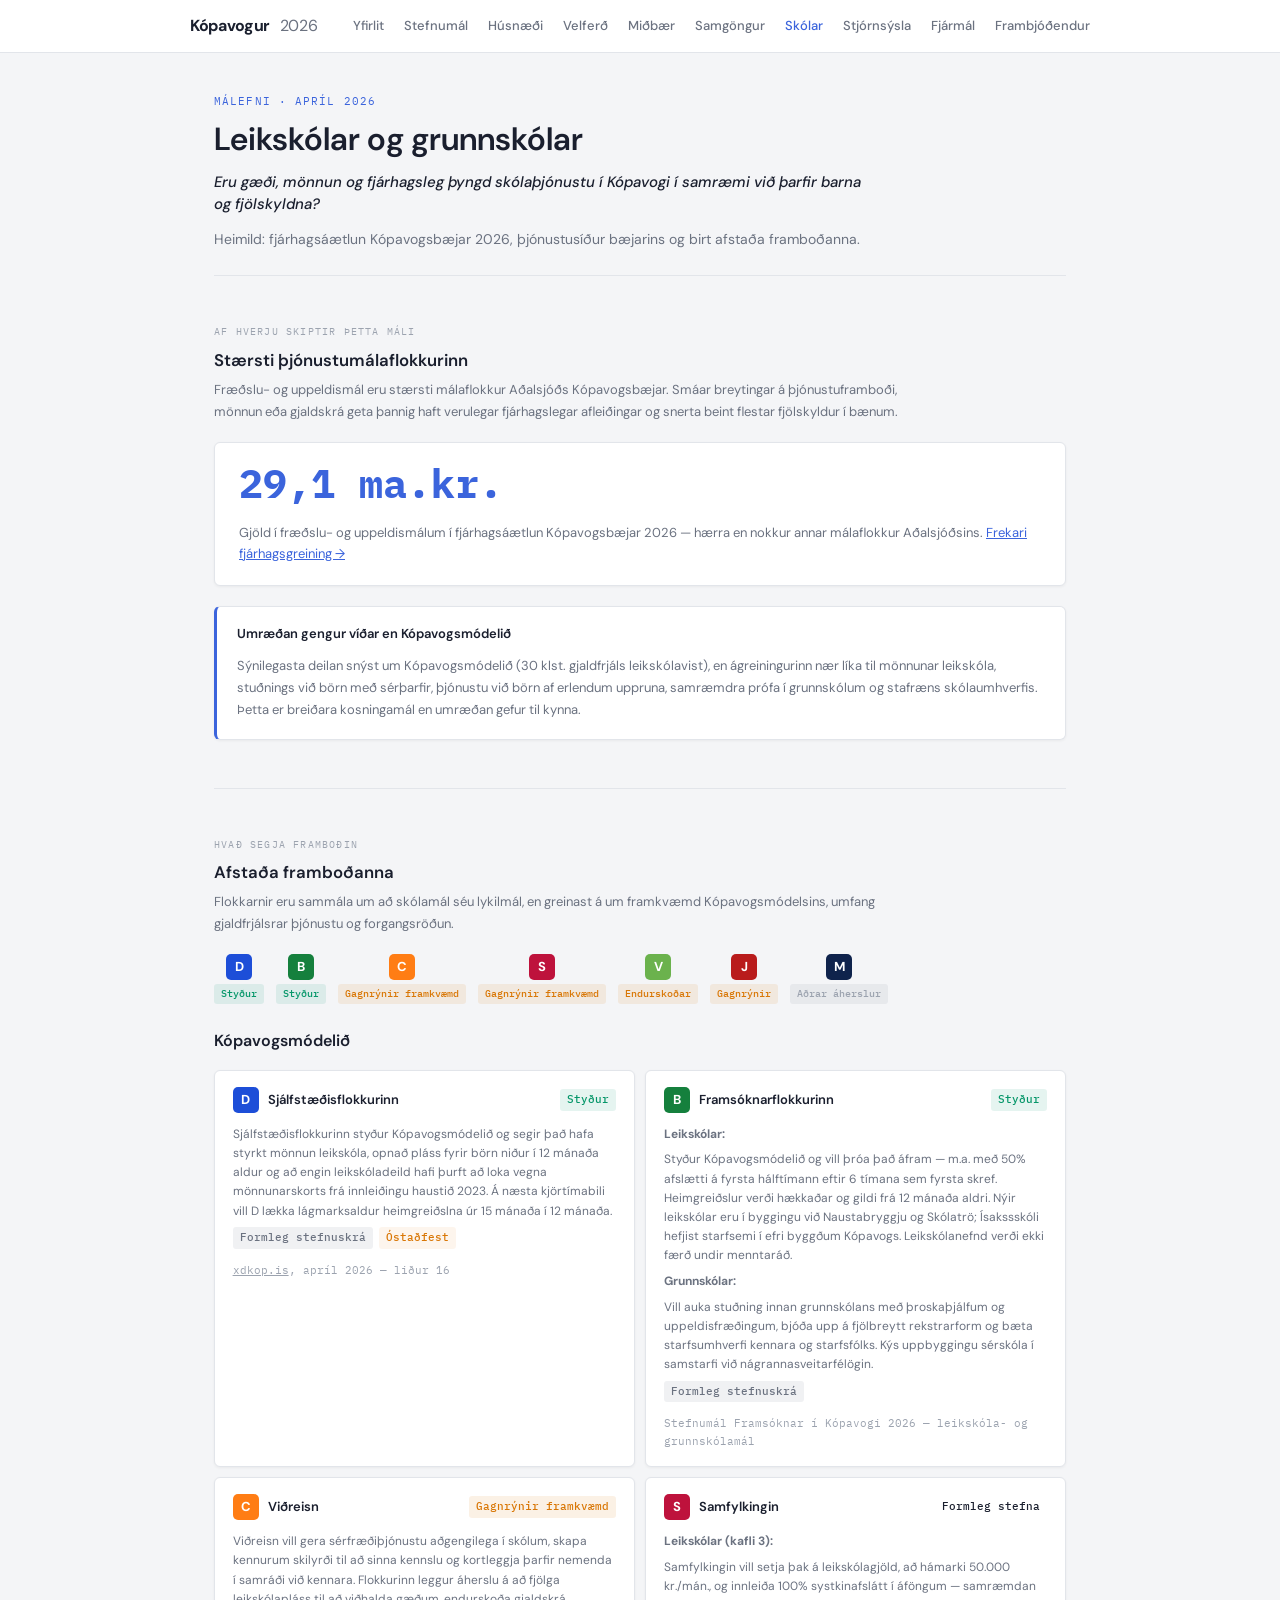
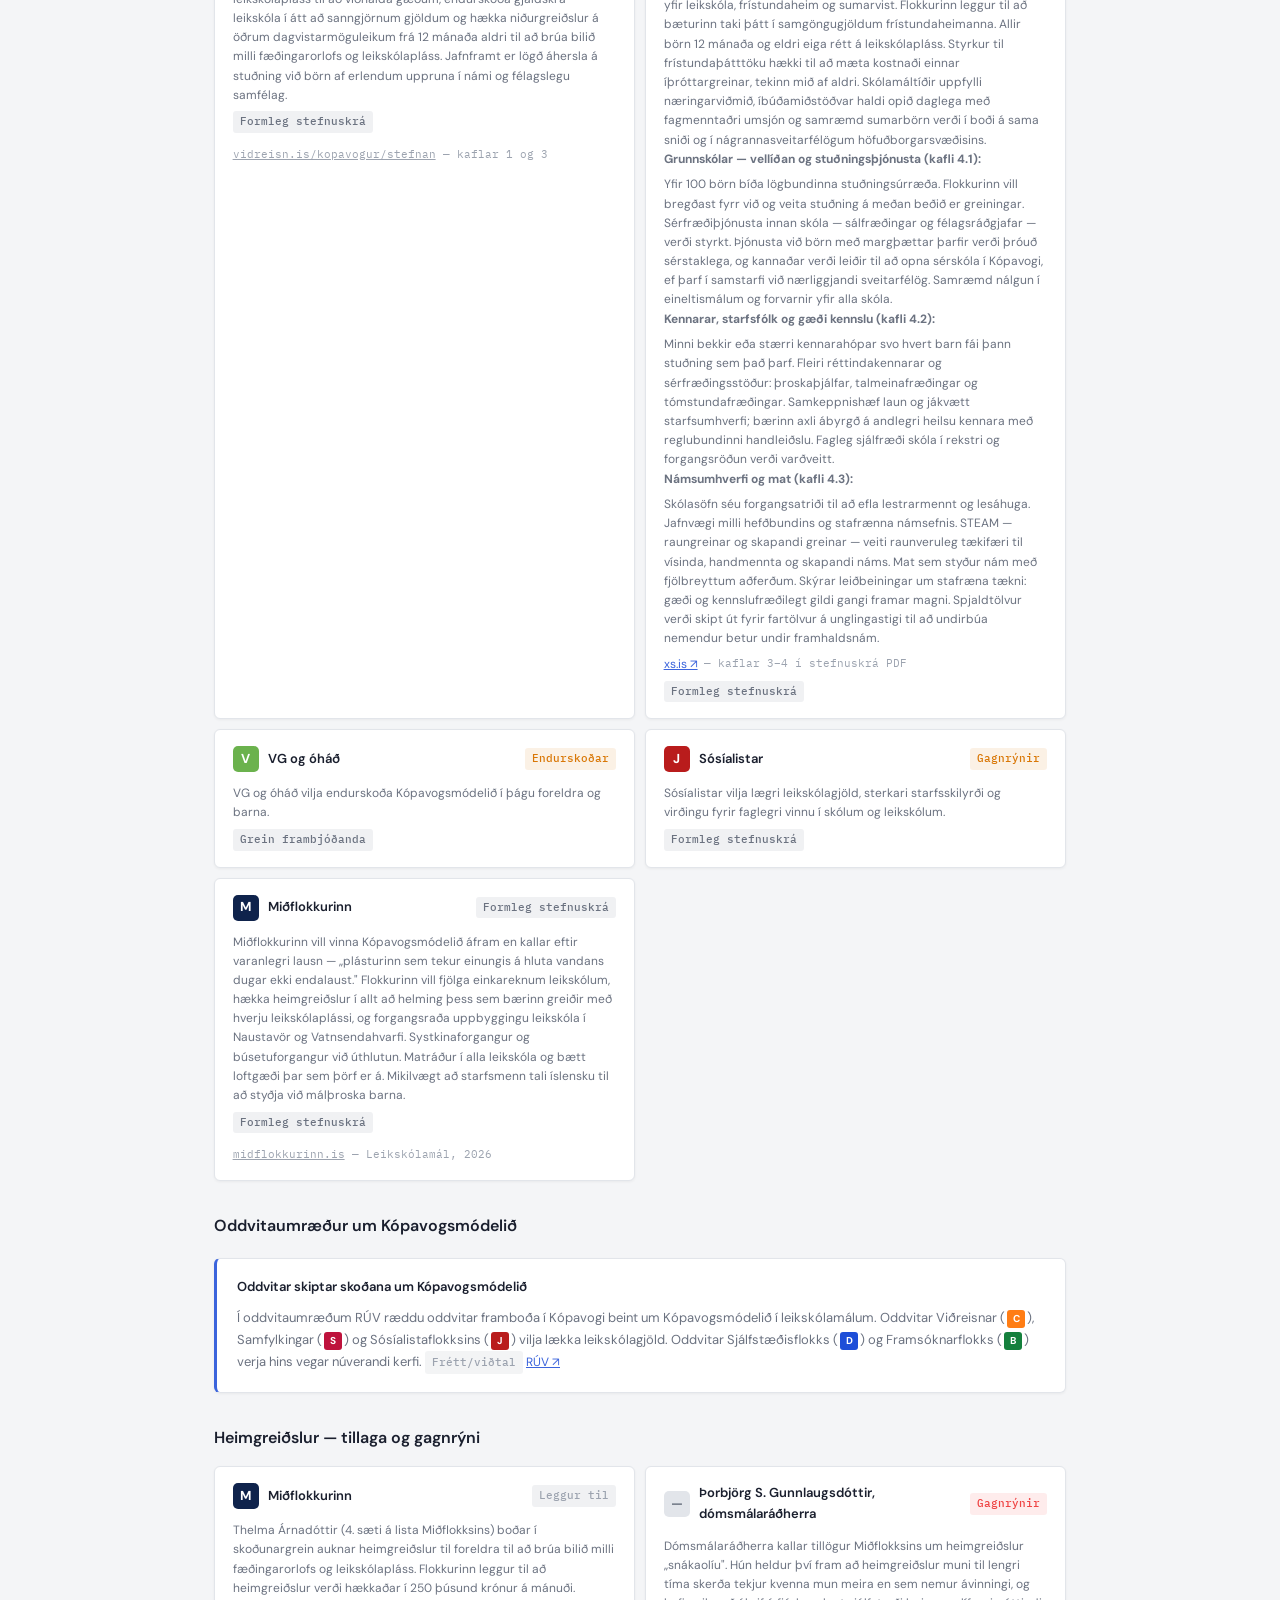
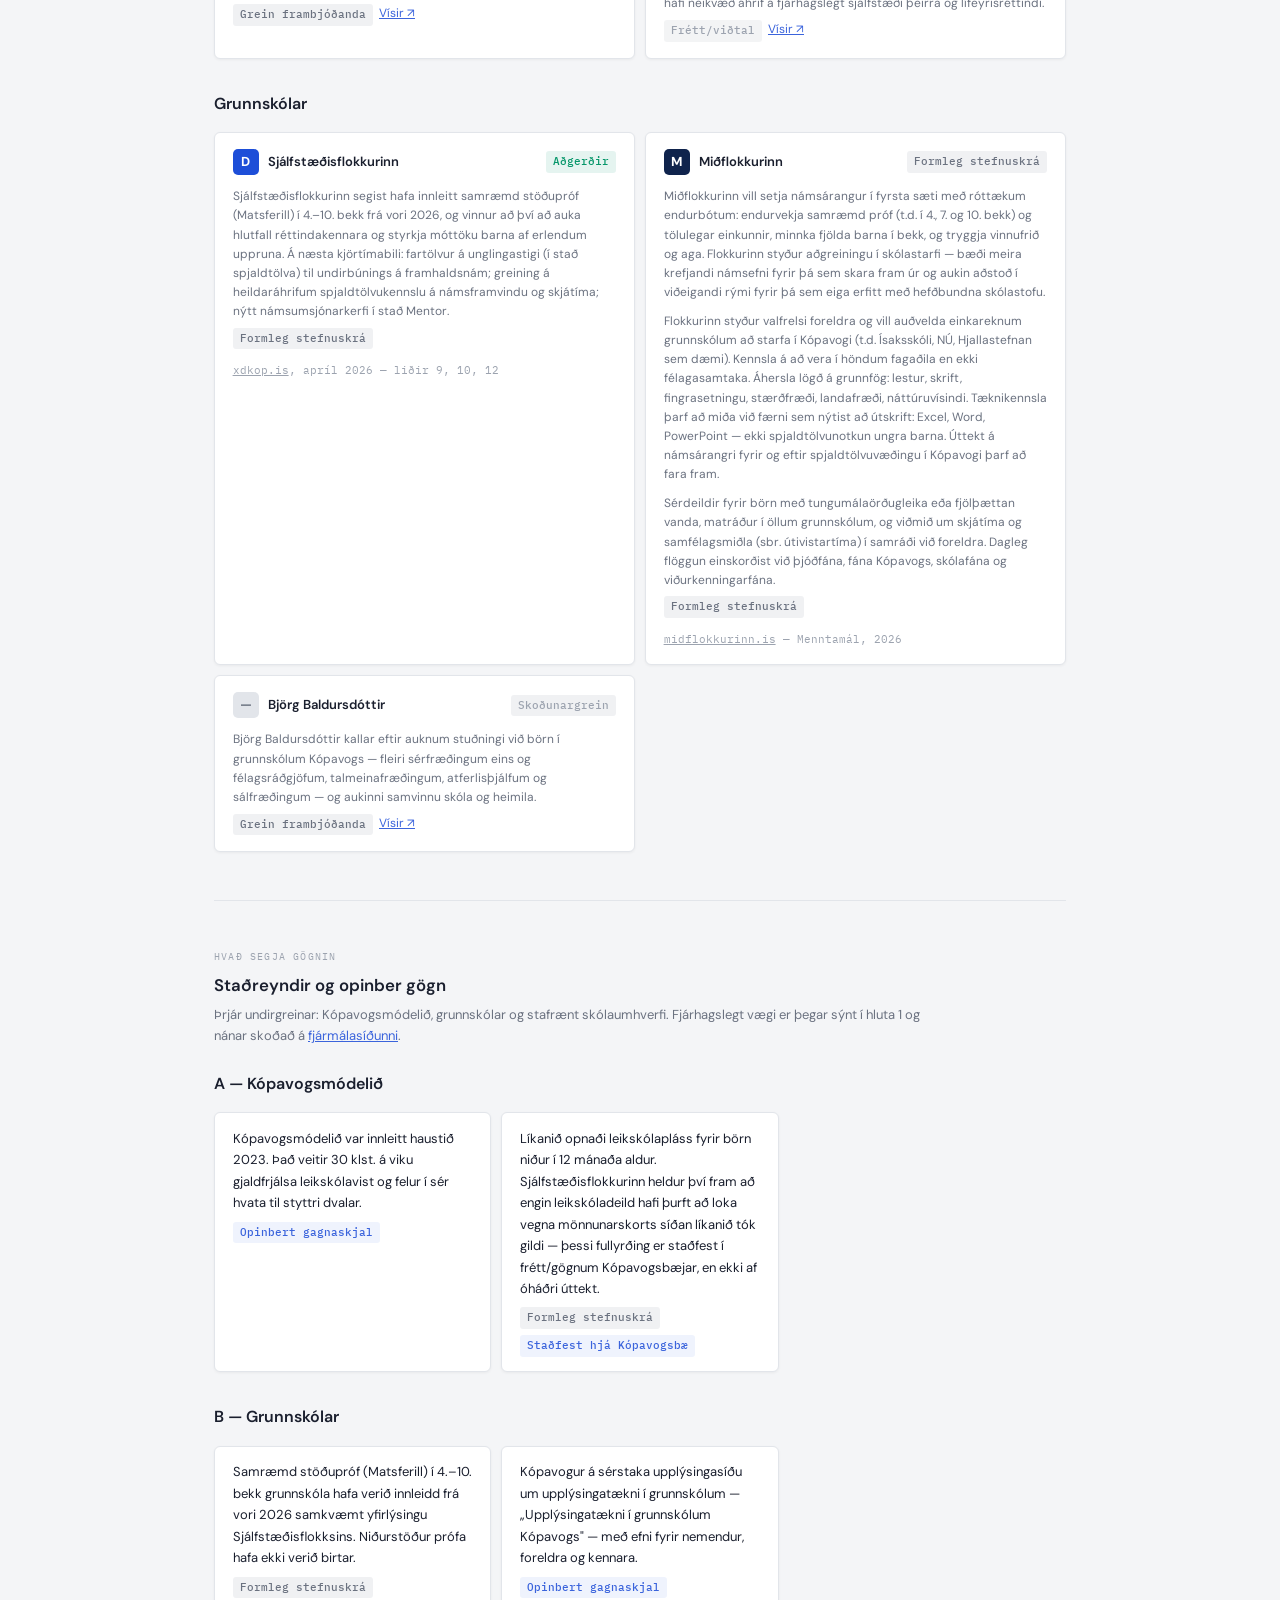
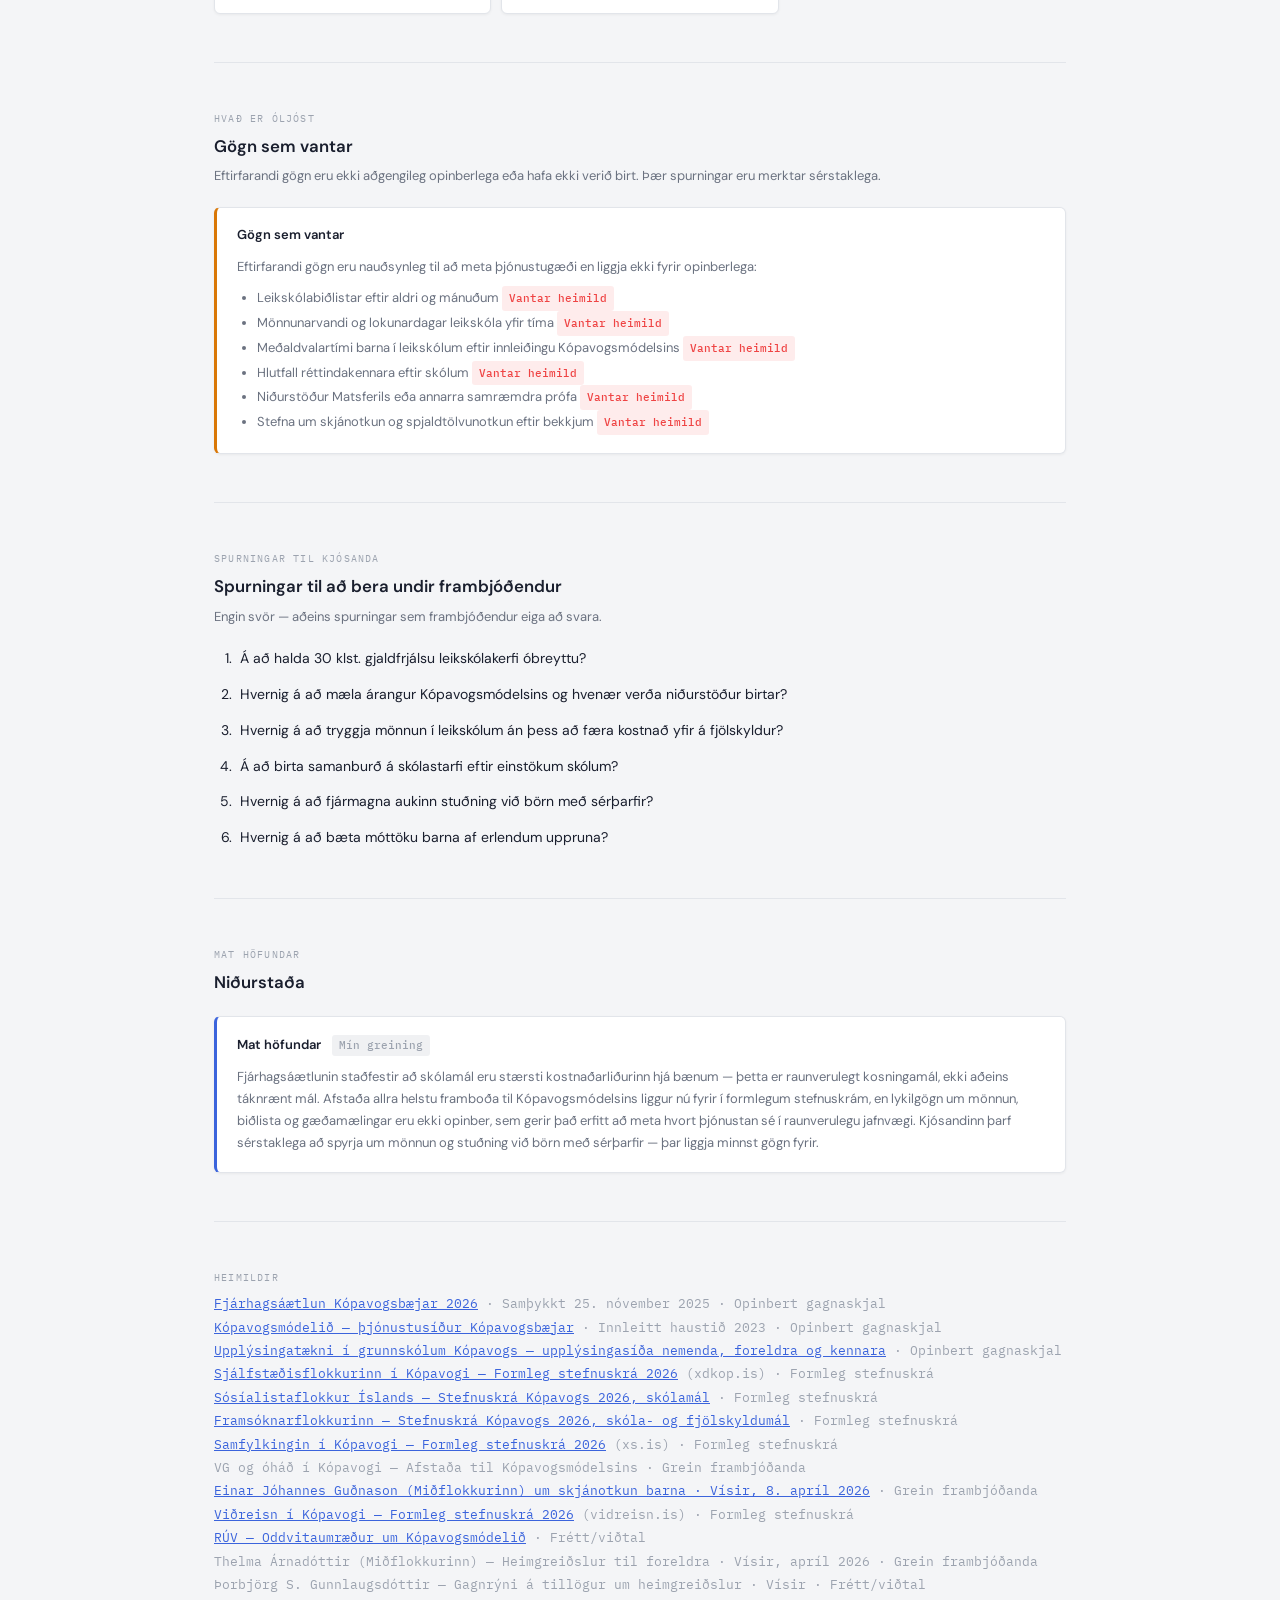
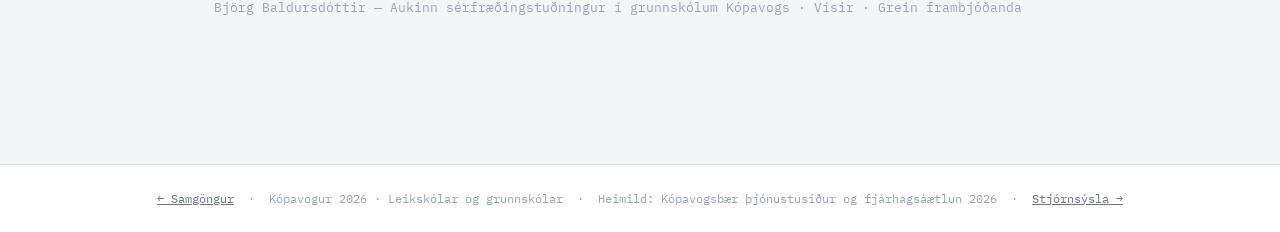
<file: skolar.html>
<!DOCTYPE html>
<html lang="is">
<head>
<meta charset="UTF-8">
<meta name="viewport" content="width=device-width, initial-scale=1.0">
<title>Kópavogur 2026 · Leikskólar og grunnskólar</title>
<link rel="preconnect" href="https://fonts.googleapis.com">
<link href="https://fonts.googleapis.com/css2?family=DM+Sans:ital,wght@0,400;0,500;0,700;1,400&family=IBM+Plex+Mono:wght@400;500&display=swap" rel="stylesheet">
<link rel="stylesheet" href="assets/common.css">
<style>
  /* page-specific CSS only */
</style>
</head>
<body>

<header>
  <div class="header-inner">
    <a class="site-title" href="index.html">Kópavogur <span>2026</span></a>
    <nav>
      <a href="index.html">Yfirlit</a>
      <a href="yfirlit.html">Stefnumál</a>
      <a href="husnaedi.html">Húsnæði</a>
      <a href="velferd.html">Velferð</a>
      <a href="midbaer.html">Miðbær</a>
      <a href="samgongur.html">Samgöngur</a>
      <a href="skolar.html" class="active">Skólar</a>
      <a href="stjornsysla.html">Stjórnsýsla</a>
      <a href="fjarmal.html">Fjármál</a>
      <a href="kort.html">Frambjóðendur</a>
    </nav>
  </div>
</header>

<main>

  <div class="page-header">
    <p class="page-eyebrow">Málefni · Apríl 2026</p>
    <h1>Leikskólar og grunnskólar</h1>
    <p class="page-question">Eru gæði, mönnun og fjárhagsleg þyngd skólaþjónustu í Kópavogi í samræmi við þarfir barna og fjölskyldna?</p>
    <p class="page-desc">
      Heimild: fjárhagsáætlun Kópavogsbæjar 2026, þjónustusíður bæjarins og birt afstaða framboðanna.
    </p>
  </div>

  <!-- ════ HLUTI 1 — AF HVERJU SKIPTIR ÞETTA MÁLI ════ -->
  <div class="section">
    <p class="section-eyebrow">Af hverju skiptir þetta máli</p>
    <h2>Stærsti þjónustumálaflokkurinn</h2>
    <p class="section-desc">
      Fræðslu- og uppeldismál eru stærsti málaflokkur Aðalsjóðs Kópavogsbæjar.
      Smáar breytingar á þjónustuframboði, mönnun eða gjaldskrá geta þannig haft
      verulegar fjárhagslegar afleiðingar og snerta beint flestar fjölskyldur í bænum.
    </p>

    <div class="metric-highlight">
      <div class="metric-big" style="color:var(--accent)">29,1 ma.kr.</div>
      <div class="metric-label">
        Gjöld í fræðslu- og uppeldismálum í fjárhagsáætlun Kópavogsbæjar 2026 —
        hærra en nokkur annar málaflokkur Aðalsjóðsins.
        <a href="fjarmal.html">Frekari fjárhagsgreining →</a>
      </div>
    </div>

    <div class="callout">
      <div class="callout-title">Umræðan gengur víðar en Kópavogsmódelið</div>
      <p>
        Sýnilegasta deilan snýst um Kópavogsmódelið (30 klst. gjaldfrjáls leikskólavist),
        en ágreiningurinn nær líka til mönnunar leikskóla, stuðnings við börn með sérþarfir,
        þjónustu við börn af erlendum uppruna, samræmdra prófa í grunnskólum og stafræns
        skólaumhverfis. Þetta er breiðara kosningamál en umræðan gefur til kynna.
      </p>
    </div>
  </div>

  <hr class="divider">

  <!-- ════ HLUTI 2 — HVAÐ SEGJA FLOKKARNIR ════ -->
  <div class="section">
    <p class="section-eyebrow">Hvað segja framboðin</p>
    <h2>Afstaða framboðanna</h2>
    <p class="section-desc">
      Flokkarnir eru sammála um að skólamál séu lykilmál, en greinast á um framkvæmd
      Kópavogsmódelsins, umfang gjaldfrjálsrar þjónustu og forgangsröðun.
    </p>

    <!-- Afstöðuyfirlit -->
    <div aria-label="Yfirlit yfir afstöðu framboðanna til Kópavogsmódelsins" style="display:flex;flex-wrap:wrap;gap:0.75rem;align-items:flex-start;margin:1rem 0 1.5rem">
      <div style="display:flex;flex-direction:column;align-items:center;gap:4px">
        <div class="badge badge-sm" style="background:var(--d)">D</div>
        <span class="tag tag-pos" style="font-size:10px">Styður</span>
      </div>
      <div style="display:flex;flex-direction:column;align-items:center;gap:4px">
        <div class="badge badge-sm" style="background:var(--b)">B</div>
        <span class="tag tag-pos" style="font-size:10px">Styður</span>
      </div>
      <div style="display:flex;flex-direction:column;align-items:center;gap:4px">
        <div class="badge badge-sm" style="background:var(--c)">C</div>
        <span class="tag tag-warn" style="font-size:10px">Gagnrýnir framkvæmd</span>
      </div>
      <div style="display:flex;flex-direction:column;align-items:center;gap:4px">
        <div class="badge badge-sm" style="background:var(--s)">S</div>
        <span class="tag tag-warn" style="font-size:10px">Gagnrýnir framkvæmd</span>
      </div>
      <div style="display:flex;flex-direction:column;align-items:center;gap:4px">
        <div class="badge badge-sm" style="background:var(--v)">V</div>
        <span class="tag tag-warn" style="font-size:10px">Endurskoðar</span>
      </div>
      <div style="display:flex;flex-direction:column;align-items:center;gap:4px">
        <div class="badge badge-sm" style="background:var(--j)">J</div>
        <span class="tag tag-warn" style="font-size:10px">Gagnrýnir</span>
      </div>
      <div style="display:flex;flex-direction:column;align-items:center;gap:4px">
        <div class="badge badge-sm" style="background:var(--m)">M</div>
        <span class="tag tag-dim" style="font-size:10px">Aðrar áherslur</span>
      </div>
    </div>

    <!-- Kópavogsmódelið -->
    <h3 style="font-size:1rem;font-weight:600;color:var(--text);margin:1.5rem 0 0.75rem">Kópavogsmódelið</h3>

    <div class="stance-grid">
      <div class="stance-card">
        <div class="stance-header">
          <div class="badge badge-sm" style="background:var(--d)">D</div>
          <span class="stance-pname">Sjálfstæðisflokkurinn</span>
          <span class="tag tag-pos">Styður</span>
        </div>
        <p class="stance-note">
          Sjálfstæðisflokkurinn styður Kópavogsmódelið og segir það hafa styrkt mönnun
          leikskóla, opnað pláss fyrir börn niður í 12 mánaða aldur og að engin
          leikskóladeild hafi þurft að loka vegna mönnunarskorts frá innleiðingu haustið 2023.
          Á næsta kjörtímabili vill D lækka lágmarksaldur heimgreiðslna úr 15 mánaða í 12 mánaða.
          <span class="tag tag-party">Formleg stefnuskrá</span>
          <span class="tag tag-unverified">Óstaðfest</span>
          <span style="font-size:11px;color:var(--text-dim);font-family:var(--mono);display:block;margin-top:0.4rem">
            <a href="https://xdkop.is" target="_blank" rel="noopener" style="color:inherit">xdkop.is</a>, apríl 2026 — liður 16
          </span>
        </p>
      </div>

      <div class="stance-card">
        <div class="stance-header">
          <div class="badge badge-sm" style="background:var(--b)">B</div>
          <span class="stance-pname">Framsóknarflokkurinn</span>
          <span class="tag tag-pos">Styður</span>
        </div>
        <p class="stance-note">
          <strong>Leikskólar:</strong> Styður Kópavogsmódelið og vill þróa það áfram — m.a. með 50% afslætti
          á fyrsta hálftímann eftir 6 tímana sem fyrsta skref. Heimgreiðslur verði hækkaðar og gildi frá
          12 mánaða aldri. Nýir leikskólar eru í byggingu við Naustabryggju og Skólatrö; Ísakssskóli hefjist
          starfsemi í efri byggðum Kópavogs. Leikskólanefnd verði ekki færð undir menntaráð.<br>
          <strong>Grunnskólar:</strong> Vill auka stuðning innan grunnskólans með þroskaþjálfum og
          uppeldisfræðingum, bjóða upp á fjölbreytt rekstrarform og bæta starfsumhverfi kennara og
          starfsfólks. Kýs uppbyggingu sérskóla í samstarfi við nágrannasveitarfélögin.
          <span class="tag tag-party">Formleg stefnuskrá</span>
          <span style="font-size:11px;color:var(--text-dim);font-family:var(--mono);display:block;margin-top:0.4rem">Stefnumál Framsóknar í Kópavogi 2026 — leikskóla- og grunnskólamál</span>
        </p>
      </div>

      <div class="stance-card">
        <div class="stance-header">
          <div class="badge badge-sm" style="background:var(--c)">C</div>
          <span class="stance-pname">Viðreisn</span>
          <span class="tag tag-warn">Gagnrýnir framkvæmd</span>
        </div>
        <p class="stance-note">
          Viðreisn vill gera sérfræðiþjónustu aðgengilega í skólum, skapa kennurum skilyrði til
          að sinna kennslu og kortleggja þarfir nemenda í samráði við kennara. Flokkurinn leggur
          áherslu á að fjölga leikskólapláss til að viðhalda gæðum, endurskoða gjaldskrá
          leikskóla í átt að sanngjörnum gjöldum og hækka niðurgreiðslur á öðrum dagvistarmöguleikum
          frá 12 mánaða aldri til að brúa bilið milli fæðingarorlofs og leikskólapláss. Jafnframt
          er lögð áhersla á stuðning við börn af erlendum uppruna í námi og félagslegu samfélag.
          <span class="tag tag-party">Formleg stefnuskrá</span>
          <span style="font-size:11px;color:var(--text-dim);font-family:var(--mono);display:block;margin-top:0.4rem">
            <a href="https://vidreisn.is/kopavogur/stefnan/" target="_blank" rel="noopener" style="color:inherit">vidreisn.is/kopavogur/stefnan</a> — kaflar 1 og 3
          </span>
        </p>
      </div>

      <div class="stance-card">
        <div class="stance-header">
          <div class="badge badge-sm" style="background:var(--s)">S</div>
          <span class="stance-pname">Samfylkingin</span>
          <span class="tag tag-ok">Formleg stefna</span>
        </div>
        <p class="stance-note">
          <strong>Leikskólar (kafli 3):</strong> Samfylkingin vill setja þak á leikskólagjöld,
          að hámarki 50.000 kr./mán., og innleiða 100% systkinafslátt í áföngum — samræmdan
          yfir leikskóla, frístundaheim og sumarvist. Flokkurinn leggur til að bæturinn taki
          þátt í samgöngugjöldum frístundaheimanna. Allir börn 12 mánaða og eldri eiga rétt á
          leikskólapláss. Styrkur til frístundaþátttöku hækki til að mæta kostnaði einnar
          íþróttargreinar, tekinn mið af aldri. Skólamáltíðir uppfylli næringarviðmið,
          íbúðamiðstöðvar haldi opið daglega með fagmenntaðri umsjón og samræmd sumarbörn
          verði í boði á sama sniði og í nágrannasveitarfélögum höfuðborgarsvæðisins.
        </p>
        <p class="stance-note">
          <strong>Grunnskólar — vellíðan og stuðningsþjónusta (kafli 4.1):</strong> Yfir 100 börn
          bíða lögbundinna stuðningsúrræða. Flokkurinn vill bregðast fyrr við og veita stuðning
          á meðan beðið er greiningar. Sérfræðiþjónusta innan skóla — sálfræðingar og
          félagsráðgjafar — verði styrkt. Þjónusta við börn með margþættar þarfir verði þróuð
          sérstaklega, og kannaðar verði leiðir til að opna sérskóla í Kópavogi, ef þarf í
          samstarfi við nærliggjandi sveitarfélög. Samræmd nálgun í eineltismálum og
          forvarnir yfir alla skóla.
        </p>
        <p class="stance-note">
          <strong>Kennarar, starfsfólk og gæði kennslu (kafli 4.2):</strong> Minni bekkir eða
          stærri kennarahópar svo hvert barn fái þann stuðning sem það þarf. Fleiri
          réttindakennarar og sérfræðingsstöður: þroskaþjálfar, talmeinafræðingar og
          tómstundafræðingar. Samkeppnishæf laun og jákvætt starfsumhverfi; bærinn axli ábyrgð
          á andlegri heilsu kennara með reglubundinni handleiðslu. Fagleg sjálfræði skóla í
          rekstri og forgangsröðun verði varðveitt.
        </p>
        <p class="stance-note">
          <strong>Námsumhverfi og mat (kafli 4.3):</strong> Skólasöfn séu forgangsatriði til að
          efla lestrarmennt og lesáhuga. Jafnvægi milli hefðbundins og stafrænna
          námsefnis. STEAM — raungreinar og skapandi greinar — veiti raunveruleg tækifæri til
          vísinda, handmennta og skapandi náms. Mat sem styður nám með fjölbreyttum aðferðum.
          Skýrar leiðbeiningar um stafræna tækni: gæði og kennslufræðilegt gildi gangi framar
          magni. Spjaldtölvur verði skipt út fyrir fartölvur á unglingastigi til að undirbúa
          nemendur betur undir framhaldsnám.
          <a href="https://xs.is/lettum-daglega-lifi%C3%B0-i-kopavogi" target="_blank" rel="noopener" style="font-size:12px;color:var(--accent)">xs.is ↗</a>
          <span style="font-size:11px;color:var(--text-dim);font-family:var(--mono)"> — kaflar 3–4 í stefnuskrá PDF</span>
          <span class="tag tag-party">Formleg stefnuskrá</span>
        </p>
      </div>

      <div class="stance-card">
        <div class="stance-header">
          <div class="badge badge-sm" style="background:var(--v)">V</div>
          <span class="stance-pname">VG og óháð</span>
          <span class="tag tag-warn">Endurskoðar</span>
        </div>
        <p class="stance-note">
          VG og óháð vilja endurskoða Kópavogsmódelið í þágu foreldra og barna.
          <span class="tag tag-party">Grein frambjóðanda</span>
        </p>
      </div>

      <div class="stance-card">
        <div class="stance-header">
          <div class="badge badge-sm" style="background:var(--j)">J</div>
          <span class="stance-pname">Sósíalistar</span>
          <span class="tag tag-warn">Gagnrýnir</span>
        </div>
        <p class="stance-note">
          Sósíalistar vilja lægri leikskólagjöld, sterkari starfsskilyrði og virðingu
          fyrir faglegri vinnu í skólum og leikskólum.
          <span class="tag tag-party">Formleg stefnuskrá</span>
        </p>
      </div>

      <div class="stance-card">
        <div class="stance-header">
          <div class="badge badge-sm" style="background:var(--m)">M</div>
          <span class="stance-pname">Miðflokkurinn</span>
          <span class="tag tag-party">Formleg stefnuskrá</span>
        </div>
        <p class="stance-note">
          Miðflokkurinn vill vinna Kópavogsmódelið áfram en kallar eftir varanlegri lausn — „plásturinn sem tekur einungis á hluta vandans dugar ekki endalaust." Flokkurinn vill fjölga einkareknum leikskólum, hækka heimgreiðslur í allt að helming þess sem bærinn greiðir með hverju leikskólaplássi, og forgangsraða uppbyggingu leikskóla í Naustavör og Vatnsendahvarfi. Systkinaforgangur og búsetuforgangur við úthlutun. Matráður í alla leikskóla og bætt loftgæði þar sem þörf er á. Mikilvægt að starfsmenn tali íslensku til að styðja við málþroska barna.
          <span class="tag tag-party">Formleg stefnuskrá</span>
          <span style="font-size:11px;color:var(--text-dim);font-family:var(--mono);display:block;margin-top:0.4rem">
            <a href="https://midflokkurinn.is" target="_blank" rel="noopener" style="color:inherit">midflokkurinn.is</a> — Leikskólamál, 2026
          </span>
        </p>
      </div>
    </div>

    <!-- Oddvitaumræður um Kópavogsmódelið -->
    <h3 style="font-size:1rem;font-weight:600;color:var(--text);margin:2rem 0 0.75rem">Oddvitaumræður um Kópavogsmódelið</h3>

    <div class="callout">
      <div class="callout-title">Oddvitar skiptar skoðana um Kópavogsmódelið</div>
      <p>
        Í oddvitaumræðum RÚV ræddu oddvitar framboða í Kópavogi beint um Kópavogsmódelið í
        leikskólamálum. Oddvitar Viðreisnar
        (<span class="badge badge-sm" style="background:var(--c);display:inline-flex;width:18px;height:18px;font-size:10px;border-radius:3px;align-items:center;justify-content:center;vertical-align:middle;margin:0 2px">C</span>),
        Samfylkingar
        (<span class="badge badge-sm" style="background:var(--s);display:inline-flex;width:18px;height:18px;font-size:10px;border-radius:3px;align-items:center;justify-content:center;vertical-align:middle;margin:0 2px">S</span>)
        og Sósíalistaflokksins
        (<span class="badge badge-sm" style="background:var(--j);display:inline-flex;width:18px;height:18px;font-size:10px;border-radius:3px;align-items:center;justify-content:center;vertical-align:middle;margin:0 2px">J</span>)
        vilja lækka leikskólagjöld. Oddvitar Sjálfstæðisflokks
        (<span class="badge badge-sm" style="background:var(--d);display:inline-flex;width:18px;height:18px;font-size:10px;border-radius:3px;align-items:center;justify-content:center;vertical-align:middle;margin:0 2px">D</span>)
        og Framsóknarflokks
        (<span class="badge badge-sm" style="background:var(--b);display:inline-flex;width:18px;height:18px;font-size:10px;border-radius:3px;align-items:center;justify-content:center;vertical-align:middle;margin:0 2px">B</span>)
        verja hins vegar núverandi kerfi.
        <span class="tag tag-news">Frétt/viðtal</span>
        <a href="https://www.ruv.is/frettir/innlent/2026-04-23-tokust-a-um-kopavogsmodelid-473494" target="_blank" rel="noopener" style="font-size:12px;color:var(--accent)">RÚV ↗</a>
      </p>
    </div>

    <!-- Heimgreiðslur — Miðflokkurinn og gagnrýni -->
    <h3 style="font-size:1rem;font-weight:600;color:var(--text);margin:2rem 0 0.75rem">Heimgreiðslur — tillaga og gagnrýni</h3>

    <div class="stance-grid">
      <div class="stance-card">
        <div class="stance-header">
          <div class="badge badge-sm" style="background:var(--m)">M</div>
          <span class="stance-pname">Miðflokkurinn</span>
          <span class="tag tag-dim">Leggur til</span>
        </div>
        <p class="stance-note">
          Thelma Árnadóttir (4. sæti á lista Miðflokksins) boðar í skoðunargrein auknar
          heimgreiðslur til foreldra til að brúa bilið milli fæðingarorlofs og leikskólapláss.
          Flokkurinn leggur til að heimgreiðslur verði hækkaðar í 250 þúsund krónur á mánuði.
          <span class="tag tag-party">Grein frambjóðanda</span>
          <a href="https://www.visir.is/g/20262873504d/midflokkurinn-i-kopavogi-treystir-konum" target="_blank" rel="noopener" style="font-size:12px;color:var(--accent)">Vísir ↗</a>
        </p>
      </div>

      <div class="stance-card">
        <div class="stance-header">
          <div class="badge badge-sm" style="background:var(--border);color:var(--text-muted)">—</div>
          <span class="stance-pname">Þorbjörg S. Gunnlaugsdóttir, dómsmálaráðherra</span>
          <span class="tag tag-neg">Gagnrýnir</span>
        </div>
        <p class="stance-note">
          Dómsmálaráðherra kallar tillögur Miðflokksins um heimgreiðslur „snákaolíu".
          Hún heldur því fram að heimgreiðslur muni til lengri tíma skerða tekjur kvenna
          mun meira en sem nemur ávinningi, og hafi neikvæð áhrif á fjárhagslegt
          sjálfstæði þeirra og lífeyrisréttindi.
          <span class="tag tag-news">Frétt/viðtal</span>
          <a href="https://www.visir.is/g/20262874437d/segir-midflokkinn-selja-snakaoliu" target="_blank" rel="noopener" style="font-size:12px;color:var(--accent)">Vísir ↗</a>
        </p>
      </div>
    </div>

    <!-- Grunnskólar -->
    <h3 style="font-size:1rem;font-weight:600;color:var(--text);margin:2rem 0 0.75rem">Grunnskólar</h3>

    <div class="stance-grid">
      <div class="stance-card">
        <div class="stance-header">
          <div class="badge badge-sm" style="background:var(--d)">D</div>
          <span class="stance-pname">Sjálfstæðisflokkurinn</span>
          <span class="tag tag-pos">Aðgerðir</span>
        </div>
        <p class="stance-note">
          Sjálfstæðisflokkurinn segist hafa innleitt samræmd stöðupróf (Matsferill)
          í 4.–10. bekk frá vori 2026, og vinnur að því að auka hlutfall réttindakennara
          og styrkja móttöku barna af erlendum uppruna. Á næsta kjörtímabili:
          fartölvur á unglingastigi (í stað spjaldtölva) til undirbúnings á framhaldsnám;
          greining á heildaráhrifum spjaldtölvukennslu á námsframvindu og skjátíma;
          nýtt námsumsjónarkerfi í stað Mentor.
          <span class="tag tag-party">Formleg stefnuskrá</span>
          <span style="font-size:11px;color:var(--text-dim);font-family:var(--mono);display:block;margin-top:0.4rem">
            <a href="https://xdkop.is" target="_blank" rel="noopener" style="color:inherit">xdkop.is</a>, apríl 2026 — liðir 9, 10, 12
          </span>
        </p>
      </div>

      <div class="stance-card">
        <div class="stance-header">
          <div class="badge badge-sm" style="background:var(--m)">M</div>
          <span class="stance-pname">Miðflokkurinn</span>
          <span class="tag tag-party">Formleg stefnuskrá</span>
        </div>
        <p class="stance-note">
          Miðflokkurinn vill setja námsárangur í fyrsta sæti með róttækum endurbótum: endurvekja samræmd próf (t.d. í 4., 7. og 10. bekk) og tölulegar einkunnir, minnka fjölda barna í bekk, og tryggja vinnufrið og aga. Flokkurinn styður aðgreiningu í skólastarfi — bæði meira krefjandi námsefni fyrir þá sem skara fram úr og aukin aðstoð í viðeigandi rými fyrir þá sem eiga erfitt með hefðbundna skólastofu.
        </p>
        <p class="stance-note" style="margin-top:0.6rem">
          Flokkurinn styður valfrelsi foreldra og vill auðvelda einkareknum grunnskólum að starfa í Kópavogi (t.d. Ísaksskóli, NÚ, Hjallastefnan sem dæmi). Kennsla á að vera í höndum fagaðila en ekki félagasamtaka. Áhersla lögð á grunnfög: lestur, skrift, fingrasetningu, stærðfræði, landafræði, náttúruvísindi. Tæknikennsla þarf að miða við færni sem nýtist að útskrift: Excel, Word, PowerPoint — ekki spjaldtölvunotkun ungra barna. Úttekt á námsárangri fyrir og eftir spjaldtölvuvæðingu í Kópavogi þarf að fara fram.
        </p>
        <p class="stance-note" style="margin-top:0.6rem">
          Sérdeildir fyrir börn með tungumálaörðugleika eða fjölþættan vanda, matráður í öllum grunnskólum, og viðmið um skjátíma og samfélagsmiðla (sbr. útivistartíma) í samráði við foreldra. Dagleg flöggun einskorðist við þjóðfána, fána Kópavogs, skólafána og viðurkenningarfána.
          <span class="tag tag-party">Formleg stefnuskrá</span>
          <span style="font-size:11px;color:var(--text-dim);font-family:var(--mono);display:block;margin-top:0.4rem">
            <a href="https://midflokkurinn.is" target="_blank" rel="noopener" style="color:inherit">midflokkurinn.is</a> — Menntamál, 2026
          </span>
        </p>
      </div>

      <div class="stance-card">
        <div class="stance-header">
          <div class="badge badge-sm" style="background:var(--border);color:var(--text-muted)">—</div>
          <span class="stance-pname">Björg Baldursdóttir</span>
          <span class="tag tag-dim">Skoðunargrein</span>
        </div>
        <p class="stance-note">
          Björg Baldursdóttir kallar eftir auknum stuðningi við börn í grunnskólum Kópavogs —
          fleiri sérfræðingum eins og félagsráðgjöfum, talmeinafræðingum, atferlisþjálfum og
          sálfræðingum — og aukinni samvinnu skóla og heimila.
          <span class="tag tag-party">Grein frambjóðanda</span>
          <a href="https://www.visir.is/g/20262873771d/sterkari-studningur-vid-born-i-grunnskolum-kopavogs" target="_blank" rel="noopener" style="font-size:12px;color:var(--accent)">Vísir ↗</a>
        </p>
      </div>
    </div>
  </div>

  <hr class="divider">

  <!-- ════ HLUTI 3 — HVAÐ SEGJA GÖGNIN ════ -->
  <div class="section">
    <p class="section-eyebrow">Hvað segja gögnin</p>
    <h2>Staðreyndir og opinber gögn</h2>
    <p class="section-desc">
      Þrjár undirgreinar: Kópavogsmódelið, grunnskólar og stafrænt skólaumhverfi.
      Fjárhagslegt vægi er þegar sýnt í hluta 1 og nánar skoðað á <a href="fjarmal.html">fjármálasíðunni</a>.
    </p>

    <!-- A — Kópavogsmódelið -->
    <h3 style="font-size:1rem;font-weight:600;color:var(--text);margin:1.5rem 0 0.75rem">A — Kópavogsmódelið</h3>

    <div class="fact-grid">
      <div class="fact-card">
        <p class="fact-body">
          Kópavogsmódelið var innleitt haustið 2023. Það veitir 30 klst. á viku
          gjaldfrjálsa leikskólavist og felur í sér hvata til styttri dvalar.
        </p>
        <div class="fact-source">
          <span class="tag tag-official">Opinbert gagnaskjal</span>
        </div>
      </div>

      <div class="fact-card">
        <p class="fact-body">
          Líkanið opnaði leikskólapláss fyrir börn niður í 12 mánaða aldur.
          Sjálfstæðisflokkurinn heldur því fram að engin leikskóladeild hafi þurft
          að loka vegna mönnunarskorts síðan líkanið tók gildi — þessi fullyrðing
          er staðfest í frétt/gögnum Kópavogsbæjar, en ekki af óháðri úttekt.
        </p>
        <div class="fact-source">
          <span class="tag tag-party">Formleg stefnuskrá</span>
          <span class="tag tag-official">Staðfest hjá Kópavogsbæ</span>
        </div>
      </div>
    </div>

    <!-- B — Grunnskólar -->
    <h3 style="font-size:1rem;font-weight:600;color:var(--text);margin:2rem 0 0.75rem">B — Grunnskólar</h3>

    <div class="fact-grid">
      <div class="fact-card">
        <p class="fact-body">
          Samræmd stöðupróf (Matsferill) í 4.–10. bekk grunnskóla hafa verið innleidd
          frá vori 2026 samkvæmt yfirlýsingu Sjálfstæðisflokksins. Niðurstöður prófa
          hafa ekki verið birtar.
        </p>
        <div class="fact-source">
          <span class="tag tag-party">Formleg stefnuskrá</span>
        </div>
      </div>

      <div class="fact-card">
        <p class="fact-body">
          Kópavogur á sérstaka upplýsingasíðu um upplýsingatækni í grunnskólum —
          „Upplýsingatækni í grunnskólum Kópavogs" — með efni fyrir nemendur,
          foreldra og kennara.
        </p>
        <div class="fact-source">
          <span class="tag tag-official">Opinbert gagnaskjal</span>
        </div>
      </div>
    </div>
  </div>

  <hr class="divider">

  <!-- ════ HLUTI 4 — HVAÐ ER ÓLJÓST ════ -->
  <div class="section">
    <p class="section-eyebrow">Hvað er óljóst</p>
    <h2>Gögn sem vantar</h2>
    <p class="section-desc">
      Eftirfarandi gögn eru ekki aðgengileg opinberlega eða hafa ekki verið birt.
      Þær spurningar eru merktar sérstaklega.
    </p>

    <div class="callout warn">
      <div class="callout-title">Gögn sem vantar</div>
      <p>
        Eftirfarandi gögn eru nauðsynleg til að meta þjónustugæði en liggja ekki
        fyrir opinberlega:
      </p>
      <ul style="margin:0.5rem 0 0;padding-left:1.25rem;line-height:1.9;font-size:13px;color:var(--text-muted)">
        <li>Leikskólabiðlistar eftir aldri og mánuðum
          <span class="tag tag-missing">Vantar heimild</span></li>
        <li>Mönnunarvandi og lokunardagar leikskóla yfir tíma
          <span class="tag tag-missing">Vantar heimild</span></li>
        <li>Meðaldvalartími barna í leikskólum eftir innleiðingu Kópavogsmódelsins
          <span class="tag tag-missing">Vantar heimild</span></li>
        <li>Hlutfall réttindakennara eftir skólum
          <span class="tag tag-missing">Vantar heimild</span></li>
        <li>Niðurstöður Matsferils eða annarra samræmdra prófa
          <span class="tag tag-missing">Vantar heimild</span></li>
        <li>Stefna um skjánotkun og spjaldtölvunotkun eftir bekkjum
          <span class="tag tag-missing">Vantar heimild</span></li>
      </ul>
    </div>
  </div>

  <hr class="divider">

  <!-- ════ HLUTI 5 — SPURNINGAR TIL KJÓSANDA ════ -->
  <div class="section">
    <p class="section-eyebrow">Spurningar til kjósanda</p>
    <h2>Spurningar til að bera undir frambjóðendur</h2>
    <p class="section-desc">
      Engin svör — aðeins spurningar sem frambjóðendur eiga að svara.
    </p>

    <ol class="question-list">
      <li>Á að halda 30 klst. gjaldfrjálsu leikskólakerfi óbreyttu?</li>
      <li>Hvernig á að mæla árangur Kópavogsmódelsins og hvenær verða niðurstöður birtar?</li>
      <li>Hvernig á að tryggja mönnun í leikskólum án þess að færa kostnað yfir á fjölskyldur?</li>
      <li>Á að birta samanburð á skólastarfi eftir einstökum skólum?</li>
      <li>Hvernig á að fjármagna aukinn stuðning við börn með sérþarfir?</li>
      <li>Hvernig á að bæta móttöku barna af erlendum uppruna?</li>
    </ol>
  </div>

  <hr class="divider">

  <!-- ════ MAT HÖFUNDAR ════ -->
  <div class="section">
    <p class="section-eyebrow">Mat höfundar</p>
    <h2>Niðurstaða</h2>
    <div class="callout">
      <div class="callout-title">
        Mat höfundar
        <span class="tag tag-dim" style="margin-left:0.5rem">Mín greining</span>
      </div>
      <p>
        Fjárhagsáætlunin staðfestir að skólamál eru stærsti kostnaðarliðurinn hjá bænum —
        þetta er raunverulegt kosningamál, ekki aðeins táknrænt mál. Afstaða allra helstu
        framboða til Kópavogsmódelsins liggur nú fyrir í formlegum stefnuskrám, en lykilgögn
        um mönnun, biðlista og gæðamælingar eru ekki opinber, sem gerir það erfitt að meta
        hvort þjónustan sé í raunverulegu jafnvægi. Kjósandinn þarf sérstaklega að spyrja um
        mönnun og stuðning við börn með sérþarfir — þar liggja minnst gögn fyrir.
      </p>
    </div>
  </div>

  <hr class="divider">

  <!-- ════ HEIMILDIR ════ -->
  <div class="section">
    <p class="section-eyebrow">Heimildir</p>
    <p style="font-size:13px;color:var(--text-dim);font-family:var(--mono);line-height:1.8">
      <a href="data/fjarhagsgogn/fjarhagsaaetlun-2026.pdf" target="_blank" rel="noopener">Fjárhagsáætlun Kópavogsbæjar 2026</a> · Samþykkt 25. nóvember 2025 · Opinbert gagnaskjal<br>
      <a href="https://www.kopavogur.is/is/ibuar/0-til-6-ara/leikskolar/spurningar_og_svor_um_leikskolamal" target="_blank" rel="noopener">Kópavogsmódelið — þjónustusíður Kópavogsbæjar</a> · Innleitt haustið 2023 · Opinbert gagnaskjal<br>
      <a href="https://spjaldtolvur.kopavogur.is/" target="_blank" rel="noopener">Upplýsingatækni í grunnskólum Kópavogs — upplýsingasíða nemenda, foreldra og kennara</a> · Opinbert gagnaskjal<br>
      <a href="https://xdkop.is" target="_blank" rel="noopener">Sjálfstæðisflokkurinn í Kópavogi — Formleg stefnuskrá 2026</a> (xdkop.is) · Formleg stefnuskrá<br>
      <a href="https://sosialistaflokkurinn.is" target="_blank" rel="noopener">Sósíalistaflokkur Íslands — Stefnuskrá Kópavogs 2026, skólamál</a> · Formleg stefnuskrá<br>
      <a href="https://framsokn.is/sveitarfelog/kopavogur" target="_blank" rel="noopener">Framsóknarflokkurinn — Stefnuskrá Kópavogs 2026, skóla- og fjölskyldumál</a> · Formleg stefnuskrá<br>
      <a href="https://xs.is/lettum-daglega-lifi%C3%B0-i-kopavogi" target="_blank" rel="noopener">Samfylkingin í Kópavogi — Formleg stefnuskrá 2026</a> (xs.is) · Formleg stefnuskrá<br>
      VG og óháð í Kópavogi — Afstaða til Kópavogsmódelsins · Grein frambjóðanda<br>
      <a href="https://www.visir.is/g/20262866175d/eru-grunnskolar-kopavogs-ad-gera-bornin-okkar-ad-skjafiklum-" target="_blank" rel="noopener">Einar Jóhannes Guðnason (Miðflokkurinn) um skjánotkun barna · Vísir, 8. apríl 2026</a> · Grein frambjóðanda<br>
      <a href="https://vidreisn.is/kopavogur/stefnan/" target="_blank" rel="noopener">Viðreisn í Kópavogi — Formleg stefnuskrá 2026</a> (vidreisn.is) · Formleg stefnuskrá<br>
      <a href="https://www.ruv.is/frettir/innlent/2026-04-23-tokust-a-um-kopavogsmodelid-473494" target="_blank" rel="noopener">RÚV — Oddvitaumræður um Kópavogsmódelið</a> · Frétt/viðtal<br>
      Thelma Árnadóttir (Miðflokkurinn) — Heimgreiðslur til foreldra · Vísir, apríl 2026 · Grein frambjóðanda<br>
      Þorbjörg S. Gunnlaugsdóttir — Gagnrýni á tillögur um heimgreiðslur · Vísir · Frétt/viðtal<br>
      Björg Baldursdóttir — Aukinn sérfræðingstuðningur í grunnskólum Kópavogs · Vísir · Grein frambjóðanda
    </p>
  </div>

</main>

<footer>
  <a href="samgongur.html">← Samgöngur</a>
  &nbsp;·&nbsp;
  Kópavogur 2026 · Leikskólar og grunnskólar
  &nbsp;·&nbsp;
  Heimild: Kópavogsbær þjónustusíður og fjárhagsáætlun 2026
  &nbsp;·&nbsp;
  <a href="stjornsysla.html">Stjórnsýsla →</a>
</footer>

</body>
</html>
</file>
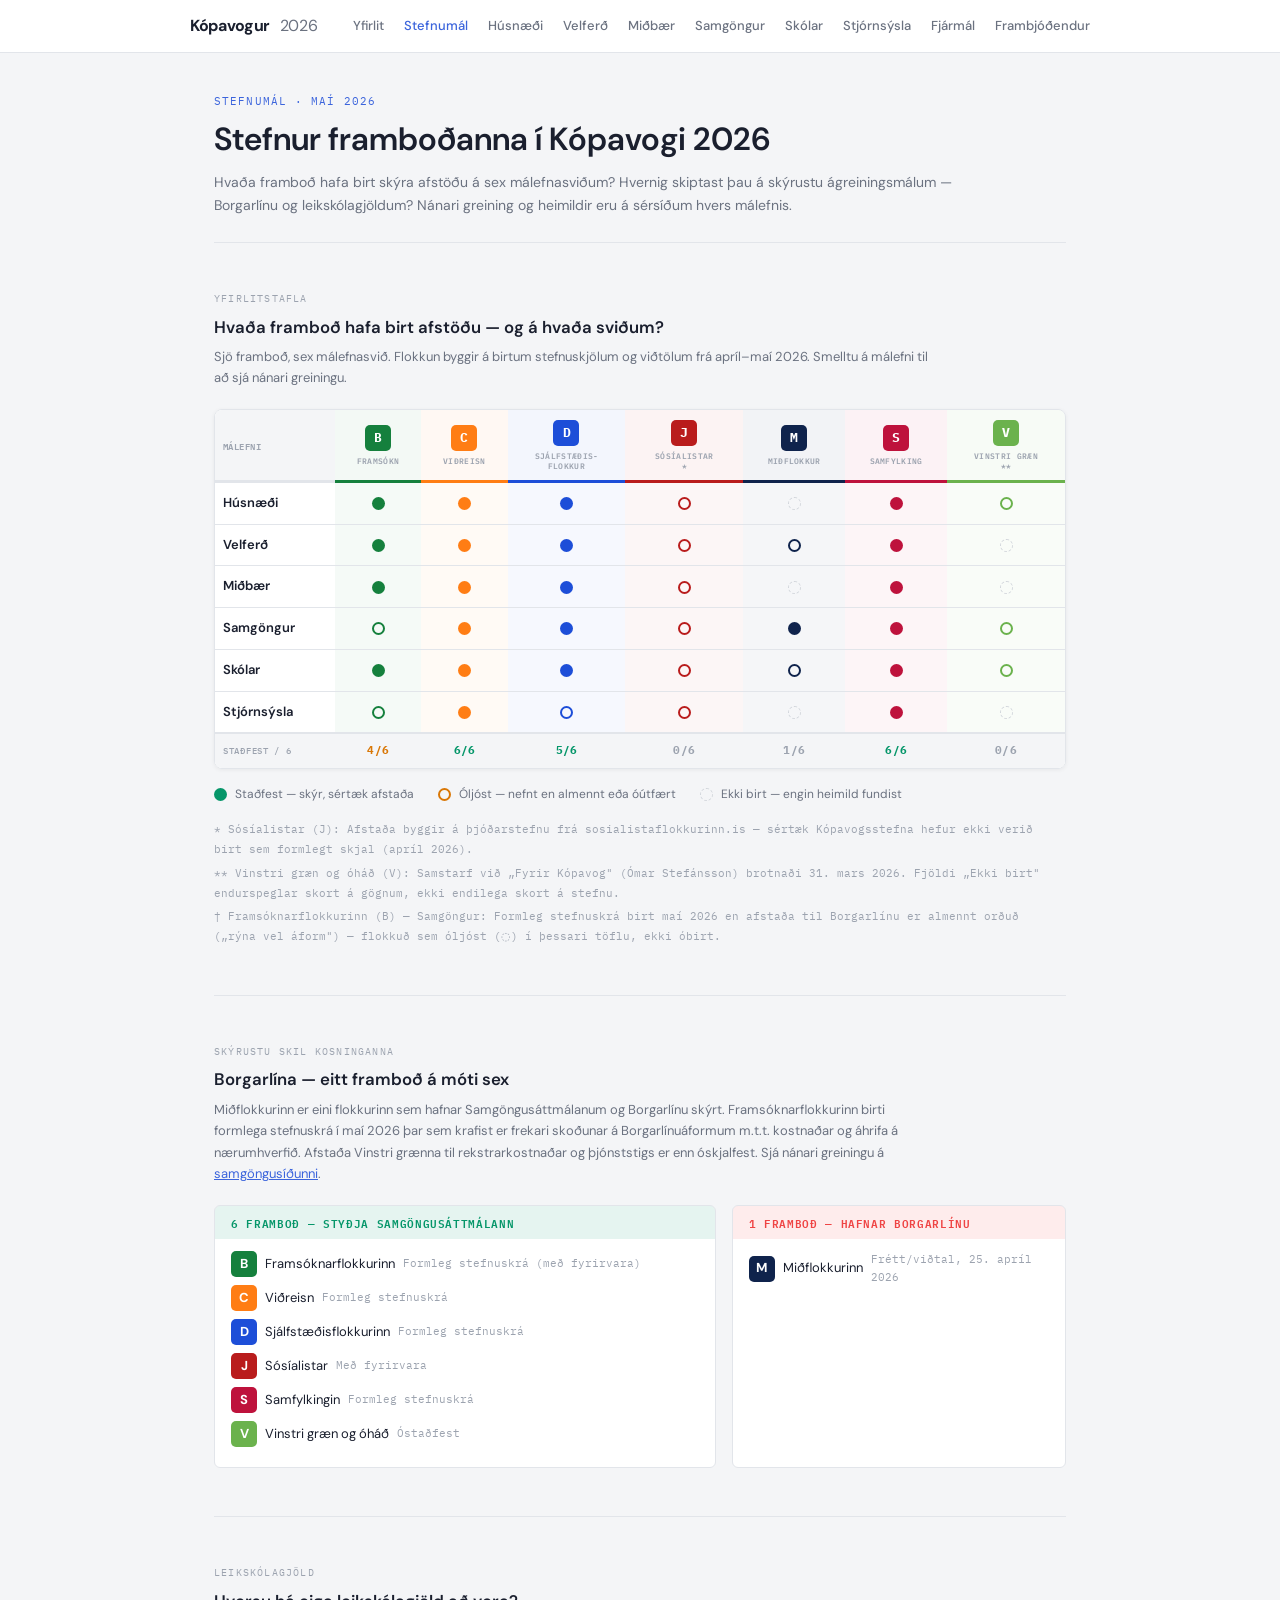
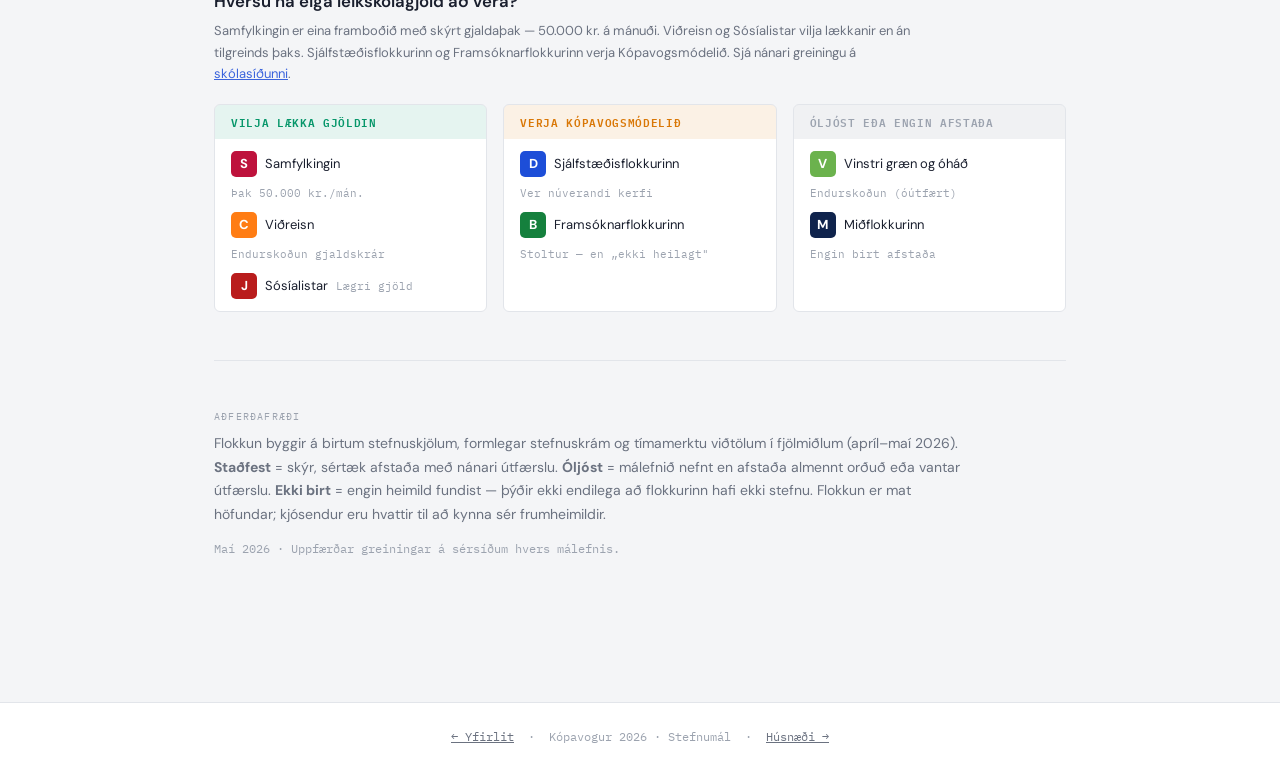
<file: stefnumal.html>
<!DOCTYPE html>
<html lang="is">
<head>
<meta charset="UTF-8">
<meta name="viewport" content="width=device-width, initial-scale=1.0">
<meta http-equiv="refresh" content="0;url=yfirlit.html">
<title>Kópavogur 2026 · Stefnumál</title>
<link rel="preconnect" href="https://fonts.googleapis.com">
<link href="https://fonts.googleapis.com/css2?family=DM+Sans:ital,wght@0,400;0,500;0,700;1,400&family=IBM+Plex+Mono:wght@400;500&display=swap" rel="stylesheet">
<link rel="stylesheet" href="assets/common.css">
</head>
<body>

<header>
  <div class="header-inner">
    <a class="site-title" href="index.html">Kópavogur <span>2026</span></a>
    <nav>
      <a href="index.html">Stefnumál</a>
      <a href="yfirlit.html">Yfirlit</a>
      <a href="husnaedi.html">Húsnæði</a>
      <a href="velferd.html">Velferð</a>
      <a href="midbaer.html">Miðbær</a>
      <a href="samgongur.html">Samgöngur</a>
      <a href="skolar.html">Skólar</a>
      <a href="stjornsysla.html">Stjórnsýsla</a>
      <a href="fjarmal.html">Fjármál</a>
      <a href="kort.html">Frambjóðendur</a>
    </nav>
  </div>
</header>

<main>
  <div class="page-header">
    <p class="page-eyebrow">Tilvísun</p>
    <h1>Stefnumál</h1>
    <p class="page-desc">
      Þessi slóð vísar á yfirlitssíðu verkefnisins.
      Ef áframsendingin fer ekki sjálfkrafa fram skaltu nota tengilinn hér að neðan.
    </p>
  </div>

  <div class="callout">
    <div class="callout-title">Áframsending</div>
    <p><a href="yfirlit.html">Fara á stefnuyfirlit framboðanna</a></p>
  </div>
</main>

<footer>
  <a href="index.html">Stefnumál</a>
  &nbsp;·&nbsp;
  Kópavogur 2026
  &nbsp;·&nbsp;
  <a href="fjarmal.html">Fjármál</a>
</footer>

</body>
</html>
</file>
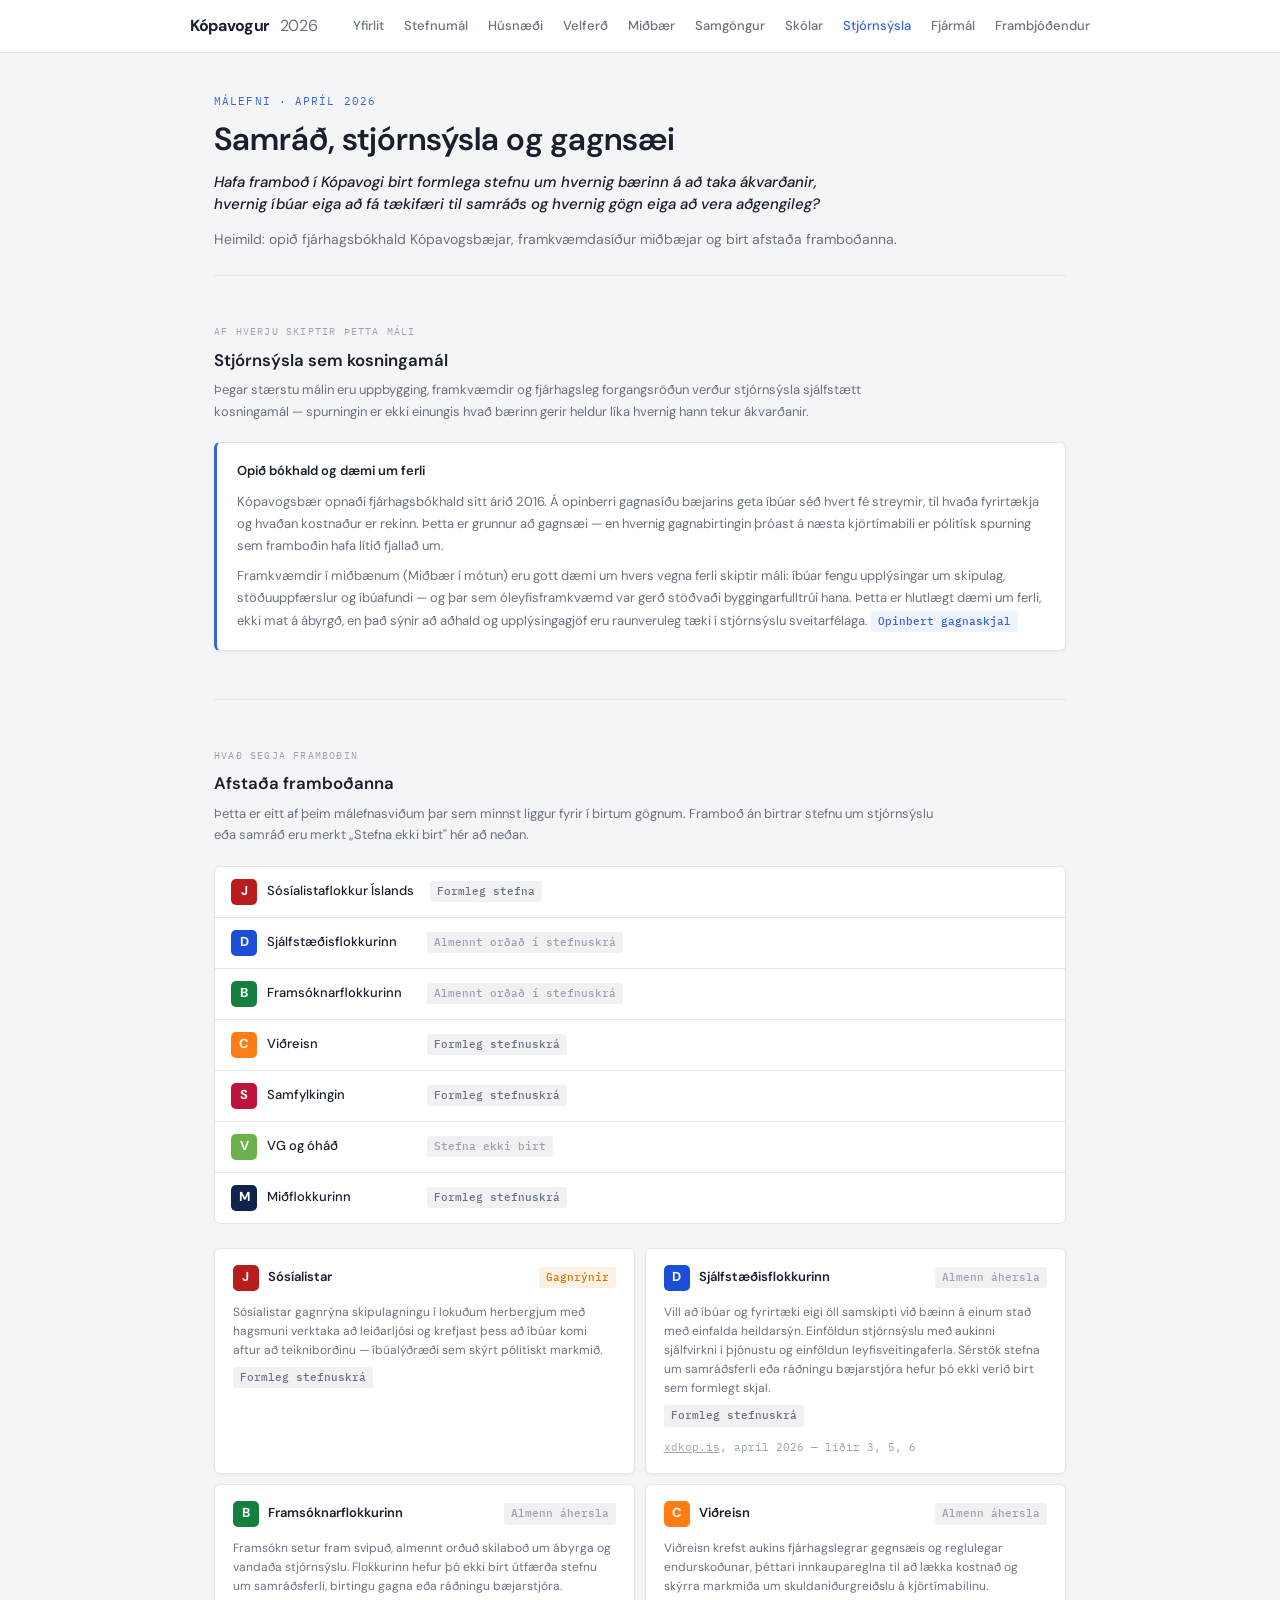
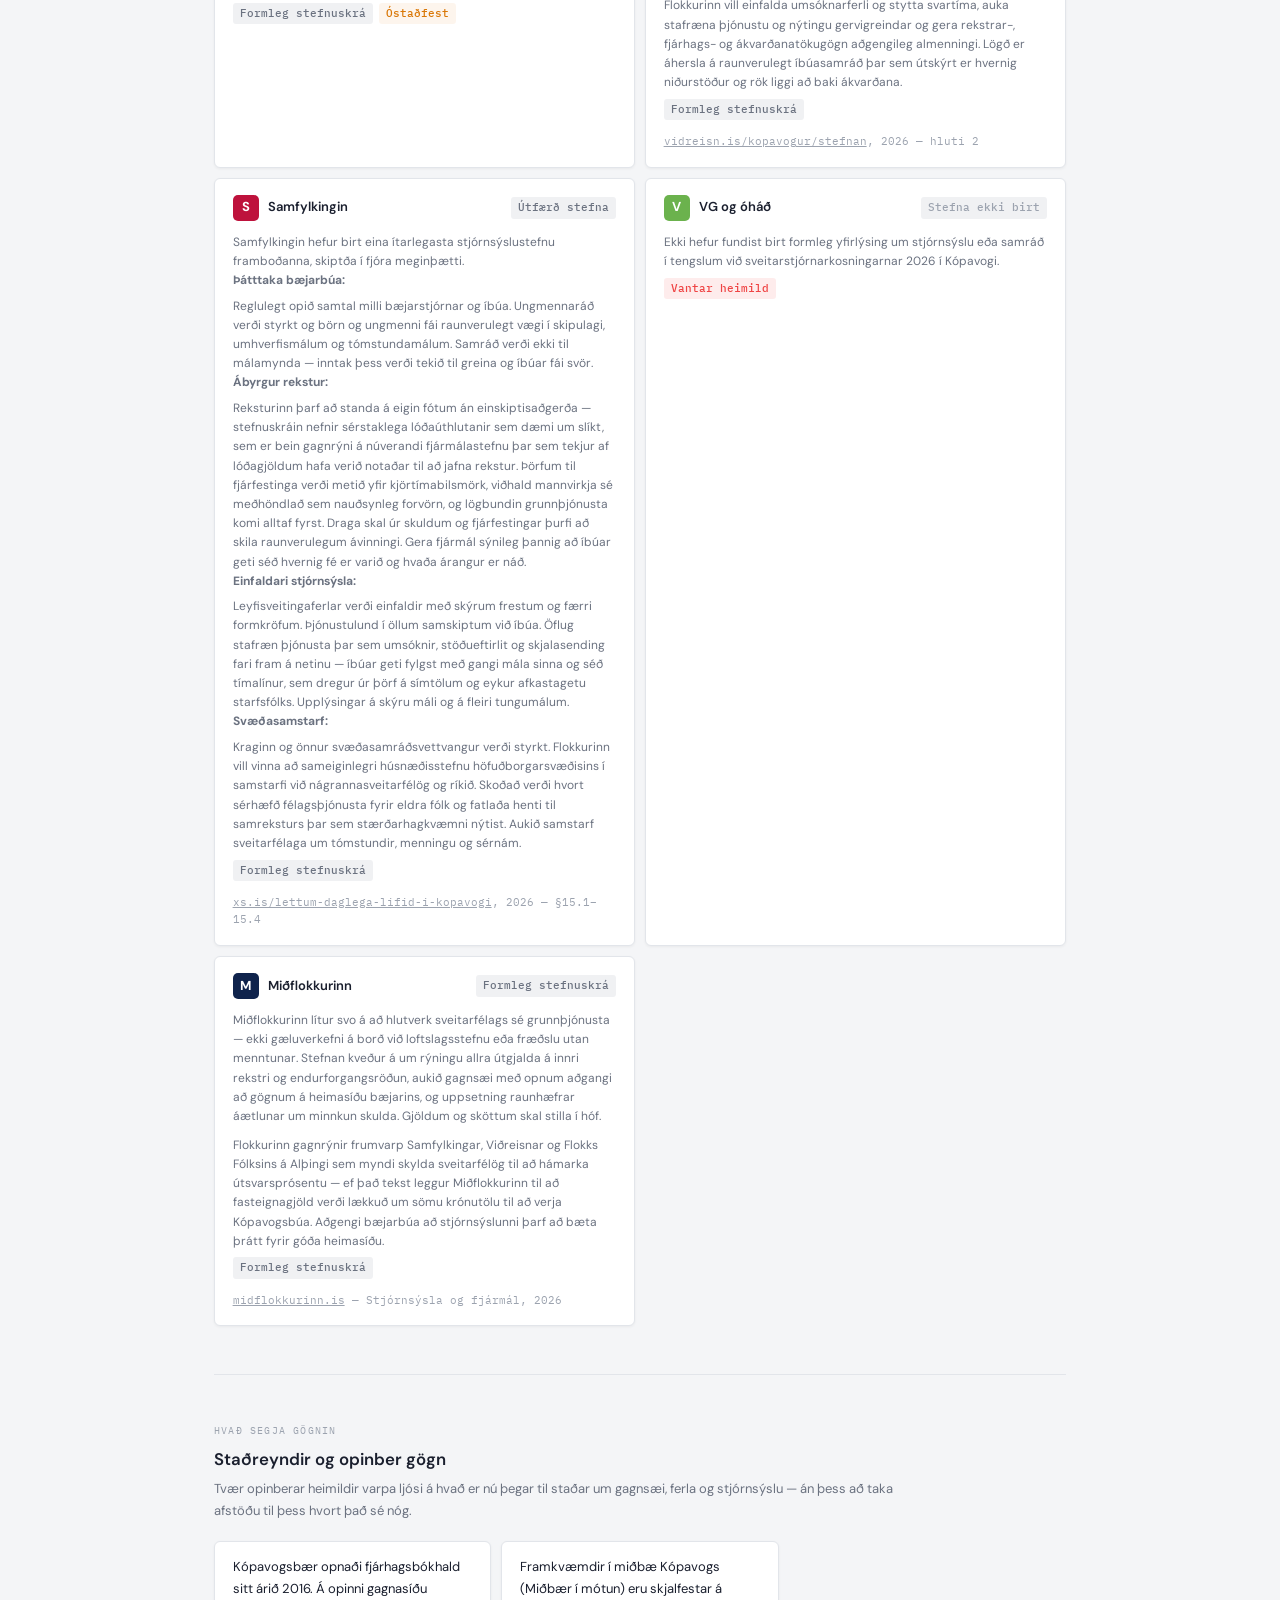
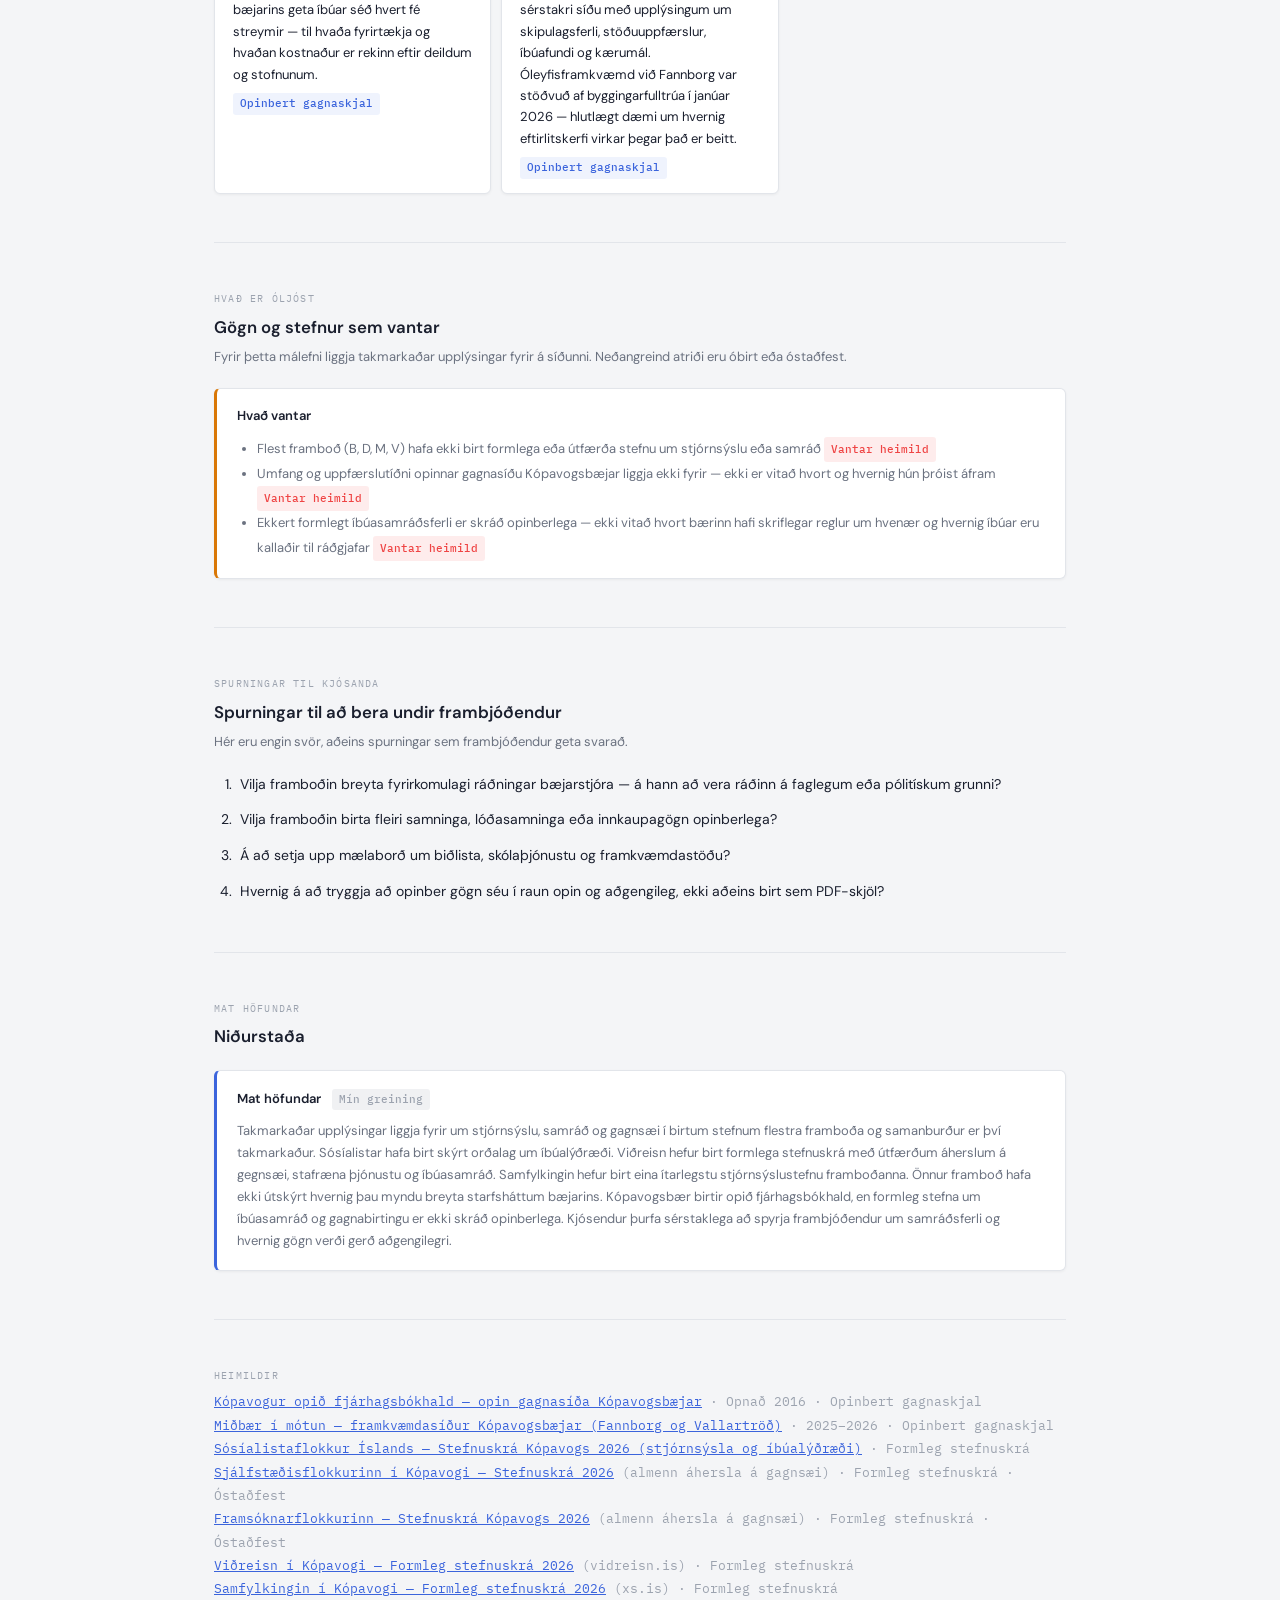
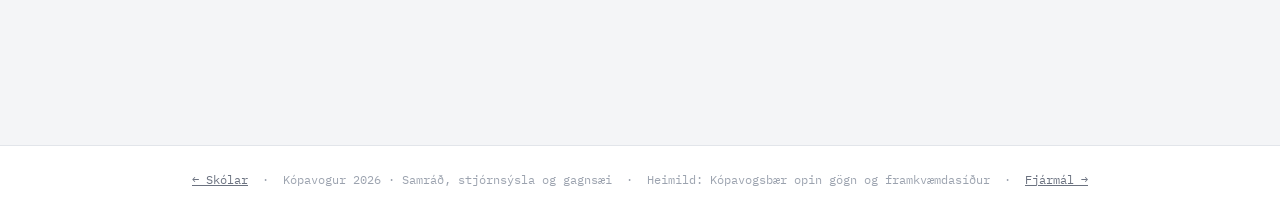
<file: stjornsysla.html>
<!DOCTYPE html>
<html lang="is">
<head>
<meta charset="UTF-8">
<meta name="viewport" content="width=device-width, initial-scale=1.0">
<title>Kópavogur 2026 · Samráð, stjórnsýsla og gagnsæi</title>
<link rel="preconnect" href="https://fonts.googleapis.com">
<link href="https://fonts.googleapis.com/css2?family=DM+Sans:ital,wght@0,400;0,500;0,700;1,400&family=IBM+Plex+Mono:wght@400;500&display=swap" rel="stylesheet">
<link rel="stylesheet" href="assets/common.css">
<style>
  /* page-specific CSS only */
</style>
</head>
<body>

<header>
  <div class="header-inner">
    <a class="site-title" href="index.html">Kópavogur <span>2026</span></a>
    <nav>
      <a href="index.html">Yfirlit</a>
      <a href="yfirlit.html">Stefnumál</a>
      <a href="husnaedi.html">Húsnæði</a>
      <a href="velferd.html">Velferð</a>
      <a href="midbaer.html">Miðbær</a>
      <a href="samgongur.html">Samgöngur</a>
      <a href="skolar.html">Skólar</a>
      <a href="stjornsysla.html" class="active">Stjórnsýsla</a>
      <a href="fjarmal.html">Fjármál</a>
      <a href="kort.html">Frambjóðendur</a>
    </nav>
  </div>
</header>

<main>

  <div class="page-header">
    <p class="page-eyebrow">Málefni · Apríl 2026</p>
    <h1>Samráð, stjórnsýsla og gagnsæi</h1>
    <p class="page-question">Hafa framboð í Kópavogi birt formlega stefnu um hvernig bærinn á að taka ákvarðanir, hvernig íbúar eiga að fá tækifæri til samráðs og hvernig gögn eiga að vera aðgengileg?</p>
    <p class="page-desc">
      Heimild: opið fjárhagsbókhald Kópavogsbæjar, framkvæmdasíður miðbæjar og birt afstaða framboðanna.
    </p>
  </div>

  <!-- ════ HLUTI 1 — AF HVERJU SKIPTIR ÞETTA MÁLI ════ -->
  <div class="section">
    <p class="section-eyebrow">Af hverju skiptir þetta máli</p>
    <h2>Stjórnsýsla sem kosningamál</h2>
    <p class="section-desc">
      Þegar stærstu málin eru uppbygging, framkvæmdir og fjárhagsleg forgangsröðun verður
      stjórnsýsla sjálfstætt kosningamál — spurningin er ekki einungis hvað bærinn gerir
      heldur líka hvernig hann tekur ákvarðanir.
    </p>

    <div class="callout">
      <div class="callout-title">Opið bókhald og dæmi um ferli</div>
      <p>
        Kópavogsbær opnaði fjárhagsbókhald sitt árið 2016. Á opinberri gagnasíðu bæjarins
        geta íbúar séð hvert fé streymir, til hvaða fyrirtækja og hvaðan kostnaður er
        rekinn. Þetta er grunnur að gagnsæi — en hvernig gagnabirtingin þróast á næsta
        kjörtímabili er pólitísk spurning sem framboðin hafa lítið fjallað um.
      </p>
      <p>
        Framkvæmdir í miðbænum (Miðbær í mótun) eru gott dæmi um hvers vegna ferli skiptir
        máli: íbúar fengu upplýsingar um skipulag, stöðuuppfærslur og íbúafundi — og þar sem
        óleyfisframkvæmd var gerð stöðvaði byggingarfulltrúi hana. Þetta er hlutlægt dæmi um ferli,
        ekki mat á ábyrgð, en það sýnir að aðhald og upplýsingagjöf eru raunveruleg tæki í
        stjórnsýslu sveitarfélaga.
        <span class="tag tag-official">Opinbert gagnaskjal</span>
      </p>
    </div>
  </div>

  <hr class="divider">

  <!-- ════ HLUTI 2 — HVAÐ SEGJA FLOKKARNIR ════ -->
  <div class="section">
    <p class="section-eyebrow">Hvað segja framboðin</p>
    <h2>Afstaða framboðanna</h2>
    <p class="section-desc">
      Þetta er eitt af þeim málefnasviðum þar sem minnst liggur fyrir í birtum gögnum.
      Framboð án birtrar stefnu um stjórnsýslu eða samráð eru merkt „Stefna ekki birt" hér að neðan.
    </p>

    <!-- Yfirlit yfir birta stefnu -->
    <div class="status-grid" style="margin:1rem 0 1.5rem" aria-label="Yfirlit yfir birta stefnu framboðanna í stjórnsýslumálum">
      <div class="status-row">
        <div class="status-party">
          <div class="badge badge-sm" style="background:var(--j)">J</div>
          <span class="status-name">Sósíalistaflokkur Íslands</span>
        </div>
        <span class="tag tag-party">Formleg stefna</span>
      </div>
      <div class="status-row">
        <div class="status-party">
          <div class="badge badge-sm" style="background:var(--d)">D</div>
          <span class="status-name">Sjálfstæðisflokkurinn</span>
        </div>
        <span class="tag tag-dim">Almennt orðað í stefnuskrá</span>
      </div>
      <div class="status-row">
        <div class="status-party">
          <div class="badge badge-sm" style="background:var(--b)">B</div>
          <span class="status-name">Framsóknarflokkurinn</span>
        </div>
        <span class="tag tag-dim">Almennt orðað í stefnuskrá</span>
      </div>
      <div class="status-row">
        <div class="status-party">
          <div class="badge badge-sm" style="background:var(--c)">C</div>
          <span class="status-name">Viðreisn</span>
        </div>
        <span class="tag tag-party">Formleg stefnuskrá</span>
      </div>
      <div class="status-row">
        <div class="status-party">
          <div class="badge badge-sm" style="background:var(--s)">S</div>
          <span class="status-name">Samfylkingin</span>
        </div>
        <span class="tag tag-party">Formleg stefnuskrá</span>
      </div>
      <div class="status-row">
        <div class="status-party">
          <div class="badge badge-sm" style="background:var(--v)">V</div>
          <span class="status-name">VG og óháð</span>
        </div>
        <span class="tag tag-dim">Stefna ekki birt</span>
      </div>
      <div class="status-row">
        <div class="status-party">
          <div class="badge badge-sm" style="background:var(--m)">M</div>
          <span class="status-name">Miðflokkurinn</span>
        </div>
        <span class="tag tag-party">Formleg stefnuskrá</span>
      </div>
    </div>

    <div class="stance-grid">

      <div class="stance-card">
        <div class="stance-header">
          <div class="badge badge-sm" style="background:var(--j)">J</div>
          <span class="stance-pname">Sósíalistar</span>
          <span class="tag tag-warn">Gagnrýnir</span>
        </div>
        <p class="stance-note">
          Sósíalistar gagnrýna skipulagningu í lokuðum herbergjum með hagsmuni verktaka
          að leiðarljósi og krefjast þess að íbúar komi aftur að teikniborðinu — íbúalýðræði
          sem skýrt pólitískt markmið.
          <span class="tag tag-party">Formleg stefnuskrá</span>
        </p>
      </div>

      <div class="stance-card">
        <div class="stance-header">
          <div class="badge badge-sm" style="background:var(--d)">D</div>
          <span class="stance-pname">Sjálfstæðisflokkurinn</span>
          <span class="tag tag-dim">Almenn áhersla</span>
        </div>
        <p class="stance-note">
          Vill að íbúar og fyrirtæki eigi öll samskipti við bæinn á einum stað með
          einfalda heildarsýn. Einföldun stjórnsýslu með aukinni sjálfvirkni í þjónustu
          og einföldun leyfisveitingaferla. Sérstök stefna um samráðsferli eða
          ráðningu bæjarstjóra hefur þó ekki verið birt sem formlegt skjal.
          <span class="tag tag-party">Formleg stefnuskrá</span>
          <span style="font-size:11px;color:var(--text-dim);font-family:var(--mono);display:block;margin-top:0.4rem">
            <a href="https://xdkop.is" target="_blank" rel="noopener" style="color:inherit">xdkop.is</a>, apríl 2026 — liðir 3, 5, 6
          </span>
        </p>
      </div>

      <div class="stance-card">
        <div class="stance-header">
          <div class="badge badge-sm" style="background:var(--b)">B</div>
          <span class="stance-pname">Framsóknarflokkurinn</span>
          <span class="tag tag-dim">Almenn áhersla</span>
        </div>
        <p class="stance-note">
          Framsókn setur fram svipuð, almennt orðuð skilaboð um ábyrga og vandaða stjórnsýslu.
          Flokkurinn hefur þó ekki birt útfærða stefnu um samráðsferli, birtingu gagna eða ráðningu bæjarstjóra.
          <span class="tag tag-party">Formleg stefnuskrá</span>
          <span class="tag tag-unverified">Óstaðfest</span>
        </p>
      </div>

      <div class="stance-card">
        <div class="stance-header">
          <div class="badge badge-sm" style="background:var(--c)">C</div>
          <span class="stance-pname">Viðreisn</span>
          <span class="tag tag-dim">Almenn áhersla</span>
        </div>
        <p class="stance-note">
          Viðreisn krefst aukins fjárhagslegrar gegnsæis og reglulegar endurskoðunar, þéttari innkaupareglna til að lækka kostnað og skýrra markmiða um skuldaniðurgreiðslu á kjörtímabilinu. Flokkurinn vill einfalda umsóknarferli og stytta svartíma, auka stafræna þjónustu og nýtingu gervigreindar og gera rekstrar-, fjárhags- og ákvarðanatökugögn aðgengileg almenningi. Lögð er áhersla á raunverulegt íbúasamráð þar sem útskýrt er hvernig niðurstöður og rök liggi að baki ákvarðana.
          <span class="tag tag-party">Formleg stefnuskrá</span>
          <span style="font-size:11px;color:var(--text-dim);font-family:var(--mono);display:block;margin-top:0.4rem">
            <a href="https://vidreisn.is/kopavogur/stefnan/" target="_blank" rel="noopener" style="color:inherit">vidreisn.is/kopavogur/stefnan</a>, 2026 — hluti 2
          </span>
        </p>
      </div>

      <div class="stance-card">
        <div class="stance-header">
          <div class="badge badge-sm" style="background:var(--s)">S</div>
          <span class="stance-pname">Samfylkingin</span>
          <span class="tag tag-party">Útfærð stefna</span>
        </div>
        <p class="stance-note">
          Samfylkingin hefur birt eina ítarlegasta stjórnsýslustefnu framboðanna, skiptða í fjóra meginþætti.
        </p>
        <p class="stance-note">
          <strong>Þátttaka bæjarbúa:</strong> Reglulegt opið samtal milli bæjarstjórnar og íbúa. Ungmennaráð verði
          styrkt og börn og ungmenni fái raunverulegt vægi í skipulagi, umhverfismálum og tómstundamálum.
          Samráð verði ekki til málamynda — inntak þess verði tekið til greina og íbúar fái svör.
        </p>
        <p class="stance-note">
          <strong>Ábyrgur rekstur:</strong> Reksturinn þarf að standa á eigin fótum án einskiptisaðgerða — stefnuskráin nefnir sérstaklega lóðaúthlutanir sem dæmi um slíkt, sem er bein gagnrýni á núverandi fjármálastefnu þar sem tekjur af lóðagjöldum hafa verið notaðar til að jafna rekstur. Þörfum til fjárfestinga verði metið yfir kjörtímabilsmörk, viðhald mannvirkja sé meðhöndlað sem nauðsynleg forvörn, og lögbundin grunnþjónusta komi alltaf fyrst. Draga skal úr skuldum og fjárfestingar þurfi að skila raunverulegum ávinningi. Gera fjármál sýnileg þannig að íbúar geti séð hvernig fé er varið og hvaða árangur er náð.
        </p>
        <p class="stance-note">
          <strong>Einfaldari stjórnsýsla:</strong> Leyfisveitingaferlar verði einfaldir með skýrum frestum og
          færri formkröfum. Þjónustulund í öllum samskiptum við íbúa. Öflug stafræn þjónusta þar sem
          umsóknir, stöðueftirlit og skjalasending fari fram á netinu — íbúar geti fylgst með gangi
          mála sinna og séð tímalínur, sem dregur úr þörf á símtölum og eykur afkastagetu starfsfólks.
          Upplýsingar á skýru máli og á fleiri tungumálum.
        </p>
        <p class="stance-note">
          <strong>Svæðasamstarf:</strong> Kraginn og önnur svæðasamráðsvettvangur verði styrkt. Flokkurinn vill vinna að sameiginlegri húsnæðisstefnu höfuðborgarsvæðisins í samstarfi við nágrannasveitarfélög og ríkið. Skoðað verði hvort sérhæfð félagsþjónusta fyrir eldra fólk og fatlaða henti til samreksturs þar sem stærðarhagkvæmni nýtist. Aukið samstarf sveitarfélaga um tómstundir, menningu og sérnám.
          <span class="tag tag-party">Formleg stefnuskrá</span>
          <span style="font-size:11px;color:var(--text-dim);font-family:var(--mono);display:block;margin-top:0.4rem">
            <a href="https://xs.is/lettum-daglega-lifi%C3%B0-i-kopavogi" target="_blank" rel="noopener" style="color:inherit">xs.is/lettum-daglega-lifid-i-kopavogi</a>, 2026 — §15.1–15.4
          </span>
        </p>
      </div>

      <div class="stance-card">
        <div class="stance-header">
          <div class="badge badge-sm" style="background:var(--v)">V</div>
          <span class="stance-pname">VG og óháð</span>
          <span class="tag tag-dim">Stefna ekki birt</span>
        </div>
        <p class="stance-note">
          Ekki hefur fundist birt formleg yfirlýsing um stjórnsýslu eða samráð í tengslum við
          sveitarstjórnarkosningarnar 2026 í Kópavogi.
          <span class="tag tag-missing">Vantar heimild</span>
        </p>
      </div>

      <div class="stance-card">
        <div class="stance-header">
          <div class="badge badge-sm" style="background:var(--m)">M</div>
          <span class="stance-pname">Miðflokkurinn</span>
          <span class="tag tag-party">Formleg stefnuskrá</span>
        </div>
        <p class="stance-note">
          Miðflokkurinn lítur svo á að hlutverk sveitarfélags sé grunnþjónusta — ekki gæluverkefni á borð við loftslagsstefnu eða fræðslu utan menntunar. Stefnan kveður á um rýningu allra útgjalda á innri rekstri og endurforgangsröðun, aukið gagnsæi með opnum aðgangi að gögnum á heimasíðu bæjarins, og uppsetning raunhæfrar áætlunar um minnkun skulda. Gjöldum og sköttum skal stilla í hóf.
        </p>
        <p class="stance-note" style="margin-top:0.6rem">
          Flokkurinn gagnrýnir frumvarp Samfylkingar, Viðreisnar og Flokks Fólksins á Alþingi sem myndi skylda sveitarfélög til að hámarka útsvarsprósentu — ef það tekst leggur Miðflokkurinn til að fasteignagjöld verði lækkuð um sömu krónutölu til að verja Kópavogsbúa. Aðgengi bæjarbúa að stjórnsýslunni þarf að bæta þrátt fyrir góða heimasíðu.
          <span class="tag tag-party">Formleg stefnuskrá</span>
          <span style="font-size:11px;color:var(--text-dim);font-family:var(--mono);display:block;margin-top:0.4rem">
            <a href="https://midflokkurinn.is" target="_blank" rel="noopener" style="color:inherit">midflokkurinn.is</a> — Stjórnsýsla og fjármál, 2026
          </span>
        </p>
      </div>

    </div>
  </div>

  <hr class="divider">

  <!-- ════ HLUTI 3 — HVAÐ SEGJA GÖGNIN ════ -->
  <div class="section">
    <p class="section-eyebrow">Hvað segja gögnin</p>
    <h2>Staðreyndir og opinber gögn</h2>
    <p class="section-desc">
      Tvær opinberar heimildir varpa ljósi á hvað er nú þegar til staðar um gagnsæi,
      ferla og stjórnsýslu — án þess að taka afstöðu til þess hvort það sé nóg.
    </p>

    <div class="fact-grid">
      <div class="fact-card">
        <p class="fact-body">
          Kópavogsbær opnaði fjárhagsbókhald sitt árið 2016. Á opinni gagnasíðu bæjarins
          geta íbúar séð hvert fé streymir — til hvaða fyrirtækja og hvaðan kostnaður
          er rekinn eftir deildum og stofnunum.
        </p>
        <div class="fact-source">
          <span class="tag tag-official">Opinbert gagnaskjal</span>
        </div>
      </div>

      <div class="fact-card">
        <p class="fact-body">
          Framkvæmdir í miðbæ Kópavogs (Miðbær í mótun) eru skjalfestar á sérstakri
          síðu með upplýsingum um skipulagsferli, stöðuuppfærslur, íbúafundi og kærumál.
          Óleyfisframkvæmd við Fannborg var stöðvuð af byggingarfulltrúa í janúar 2026 —
          hlutlægt dæmi um hvernig eftirlitskerfi virkar þegar það er beitt.
        </p>
        <div class="fact-source">
          <span class="tag tag-official">Opinbert gagnaskjal</span>
        </div>
      </div>
    </div>
  </div>

  <hr class="divider">

  <!-- ════ HLUTI 4 — HVAÐ ER ÓLJÓST ════ -->
  <div class="section">
    <p class="section-eyebrow">Hvað er óljóst</p>
    <h2>Gögn og stefnur sem vantar</h2>
    <p class="section-desc">
      Fyrir þetta málefni liggja takmarkaðar upplýsingar fyrir á síðunni. Neðangreind atriði eru
      óbirt eða óstaðfest.
    </p>

    <div class="callout warn">
      <div class="callout-title">Hvað vantar</div>
      <ul style="margin:0.5rem 0 0;padding-left:1.25rem;line-height:1.9;font-size:13px;color:var(--text-muted)">
        <li>
          Flest framboð (B, D, M, V) hafa ekki birt formlega eða útfærða
          stefnu um stjórnsýslu eða samráð
          <span class="tag tag-missing">Vantar heimild</span>
        </li>
        <li>
          Umfang og uppfærslutíðni opinnar gagnasíðu Kópavogsbæjar liggja ekki fyrir — ekki
          er vitað hvort og hvernig hún þróist áfram
          <span class="tag tag-missing">Vantar heimild</span>
        </li>
        <li>
          Ekkert formlegt íbúasamráðsferli er skráð opinberlega — ekki vitað hvort
          bærinn hafi skriflegar reglur um hvenær og hvernig íbúar eru kallaðir til ráðgjafar
          <span class="tag tag-missing">Vantar heimild</span>
        </li>
      </ul>
    </div>
  </div>

  <hr class="divider">

  <!-- ════ HLUTI 5 — SPURNINGAR TIL KJÓSANDA ════ -->
  <div class="section">
    <p class="section-eyebrow">Spurningar til kjósanda</p>
    <h2>Spurningar til að bera undir frambjóðendur</h2>
    <p class="section-desc">
      Hér eru engin svör, aðeins spurningar sem frambjóðendur geta svarað.
    </p>

    <ol class="question-list">
      <li>Vilja framboðin breyta fyrirkomulagi ráðningar bæjarstjóra — á hann að vera ráðinn á faglegum eða pólitískum grunni?</li>
      <li>Vilja framboðin birta fleiri samninga, lóðasamninga eða innkaupagögn opinberlega?</li>
      <li>Á að setja upp mælaborð um biðlista, skólaþjónustu og framkvæmdastöðu?</li>
      <li>Hvernig á að tryggja að opinber gögn séu í raun opin og aðgengileg, ekki aðeins birt sem PDF-skjöl?</li>
    </ol>
  </div>

  <hr class="divider">

  <!-- ════ MAT HÖFUNDAR ════ -->
  <div class="section">
    <p class="section-eyebrow">Mat höfundar</p>
    <h2>Niðurstaða</h2>
    <div class="callout">
      <div class="callout-title">
        Mat höfundar
        <span class="tag tag-dim" style="margin-left:0.5rem">Mín greining</span>
      </div>
      <p>
        Takmarkaðar upplýsingar liggja fyrir um stjórnsýslu, samráð og gagnsæi í birtum stefnum
        flestra framboða og samanburður er því takmarkaður. Sósíalistar hafa birt skýrt orðalag
        um íbúalýðræði. Viðreisn hefur birt formlega stefnuskrá með útfærðum áherslum á
        gegnsæi, stafræna þjónustu og íbúasamráð. Samfylkingin hefur birt eina ítarlegstu
        stjórnsýslustefnu framboðanna. Önnur framboð hafa
        ekki útskýrt hvernig þau myndu breyta starfsháttum bæjarins.
        Kópavogsbær birtir opið fjárhagsbókhald, en formleg stefna um íbúasamráð og gagnabirtingu
        er ekki skráð opinberlega. Kjósendur þurfa sérstaklega að spyrja frambjóðendur um
        samráðsferli og hvernig gögn verði gerð aðgengilegri.
      </p>
    </div>
  </div>

  <hr class="divider">

  <!-- ════ HEIMILDIR ════ -->
  <div class="section">
    <p class="section-eyebrow">Heimildir</p>
    <p style="font-size:13px;color:var(--text-dim);font-family:var(--mono);line-height:1.8">
      <a href="https://www.kopavogur.is/is/stjornsysla/utgafa-og-tolfraedi/opid-fjarhagsbokhald" target="_blank" rel="noopener">Kópavogur opið fjárhagsbókhald — opin gagnasíða Kópavogsbæjar</a> · Opnað 2016 · Opinbert gagnaskjal<br>
      <a href="https://www.kopavogur.is/is/umhverfismal/midbaer-i-motun" target="_blank" rel="noopener">Miðbær í mótun — framkvæmdasíður Kópavogsbæjar (Fannborg og Vallartröð)</a> · 2025–2026 · Opinbert gagnaskjal<br>
      <a href="https://sosialistaflokkurinn.is" target="_blank" rel="noopener">Sósíalistaflokkur Íslands — Stefnuskrá Kópavogs 2026 (stjórnsýsla og íbúalýðræði)</a> · Formleg stefnuskrá<br>
      <a href="https://xdkop.is" target="_blank" rel="noopener">Sjálfstæðisflokkurinn í Kópavogi — Stefnuskrá 2026</a> (almenn áhersla á gagnsæi) · Formleg stefnuskrá · Óstaðfest<br>
      <a href="https://framsokn.is/sveitarfelog/kopavogur" target="_blank" rel="noopener">Framsóknarflokkurinn — Stefnuskrá Kópavogs 2026</a> (almenn áhersla á gagnsæi) · Formleg stefnuskrá · Óstaðfest<br>
      <a href="https://vidreisn.is/kopavogur/stefnan/" target="_blank" rel="noopener">Viðreisn í Kópavogi — Formleg stefnuskrá 2026</a> (vidreisn.is) · Formleg stefnuskrá<br>
      <a href="https://xs.is/lettum-daglega-lifi%C3%B0-i-kopavogi" target="_blank" rel="noopener">Samfylkingin í Kópavogi — Formleg stefnuskrá 2026</a> (xs.is) · Formleg stefnuskrá
    </p>
  </div>

</main>

<footer>
  <a href="skolar.html">← Skólar</a>
  &nbsp;·&nbsp;
  Kópavogur 2026 · Samráð, stjórnsýsla og gagnsæi
  &nbsp;·&nbsp;
  Heimild: Kópavogsbær opin gögn og framkvæmdasíður
  &nbsp;·&nbsp;
  <a href="fjarmal.html">Fjármál →</a>
</footer>

</body>
</html>
</file>
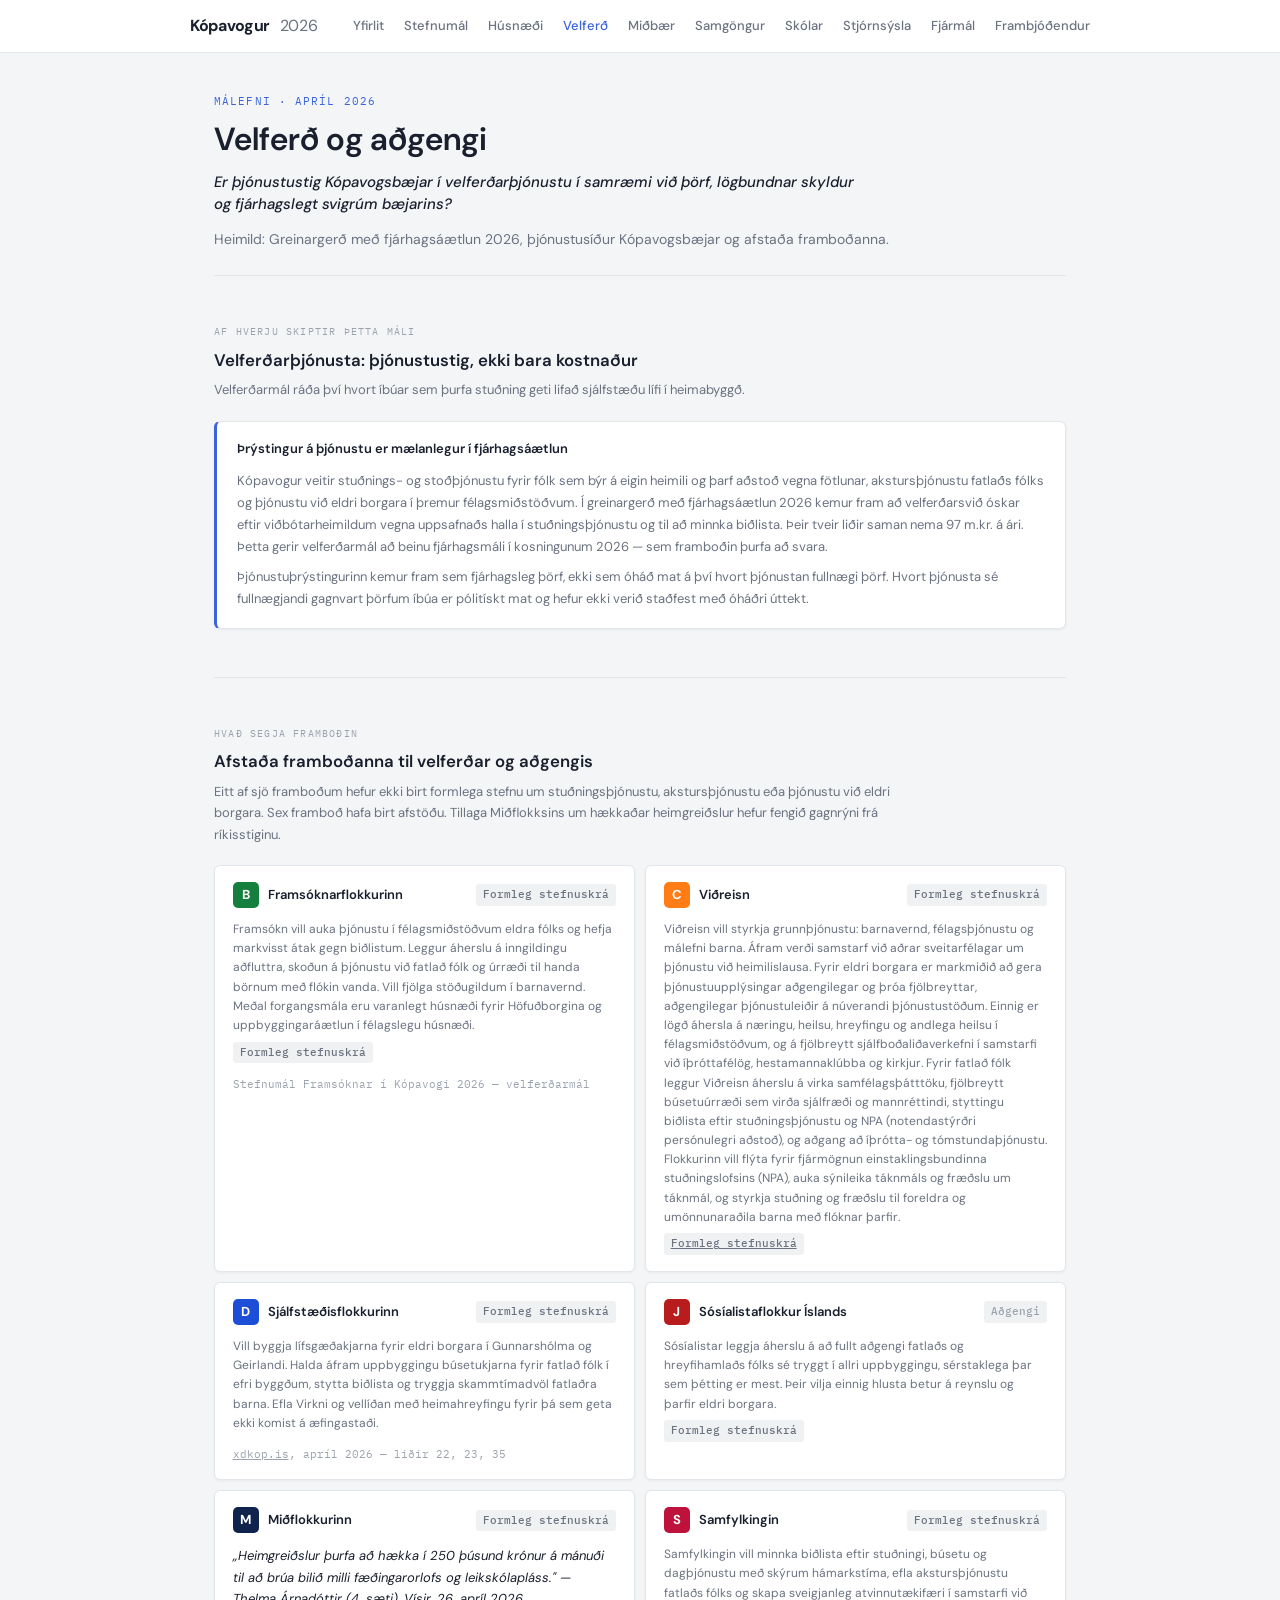
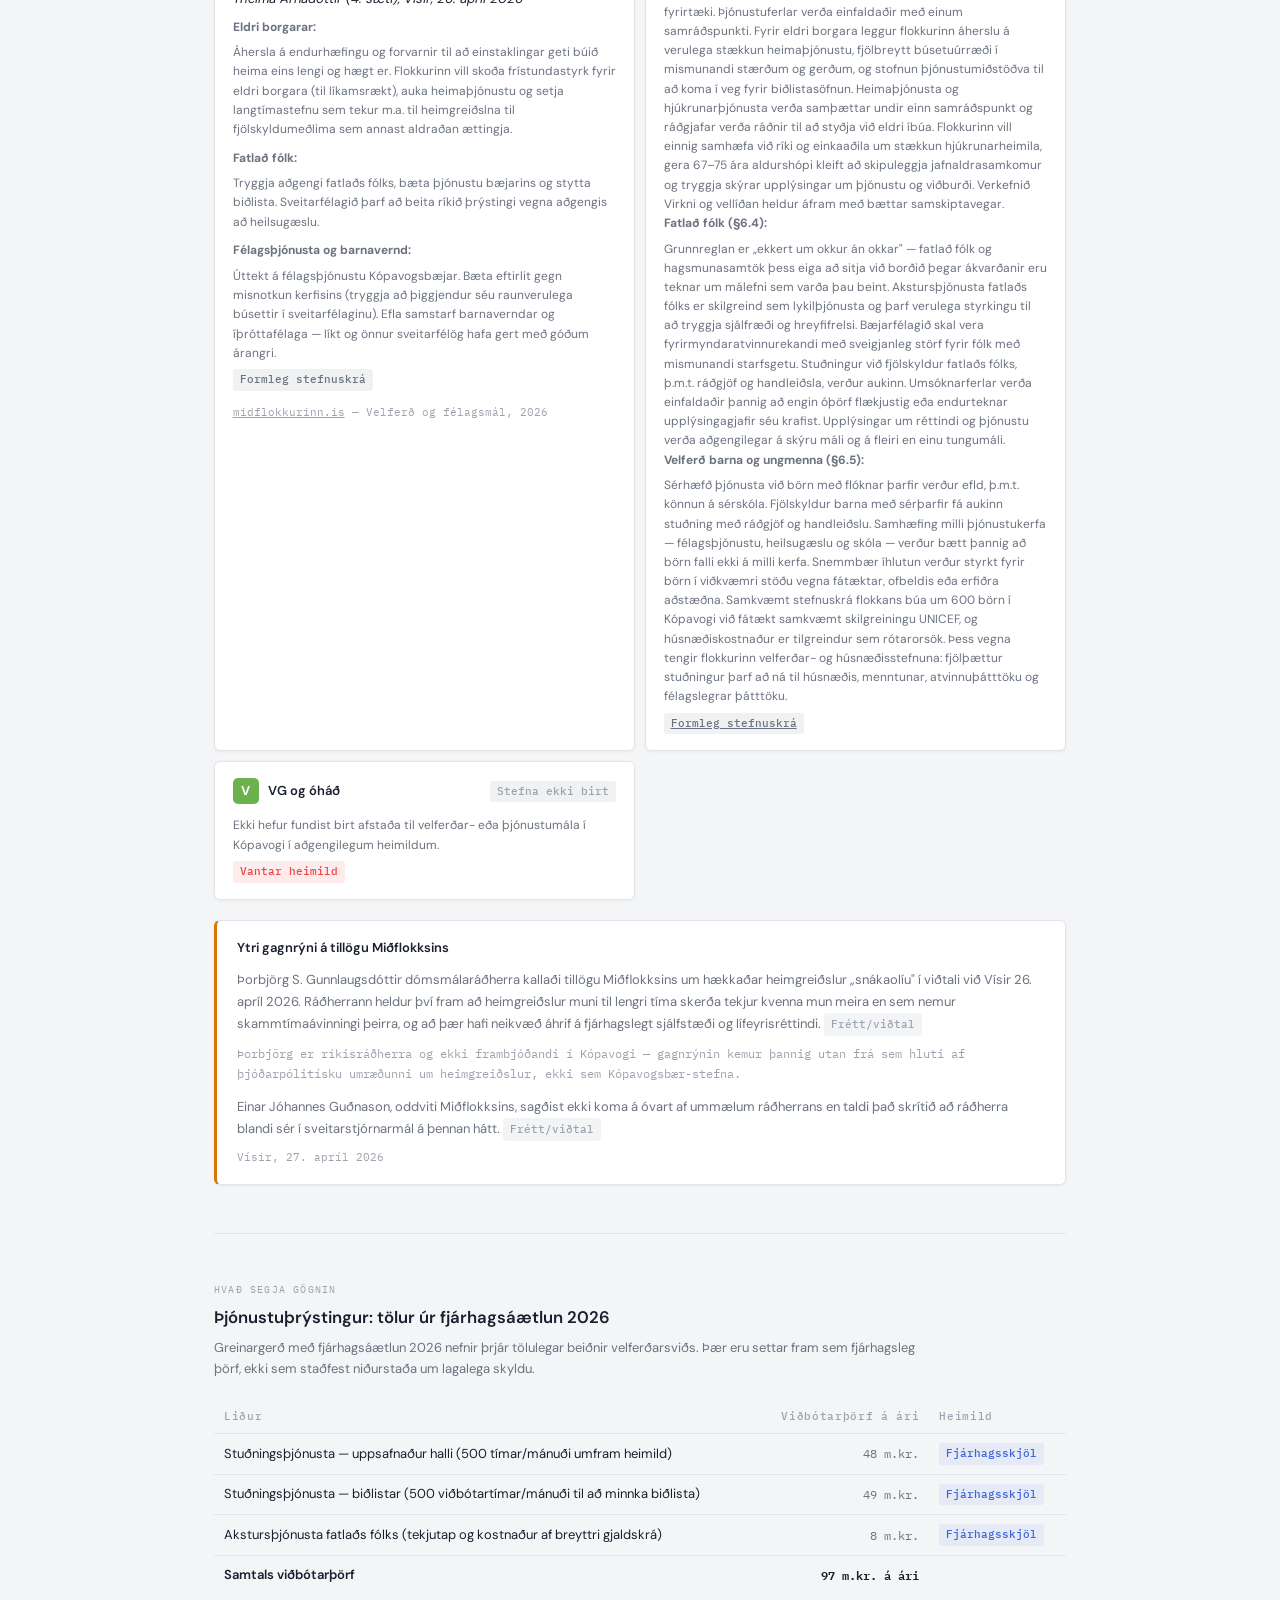
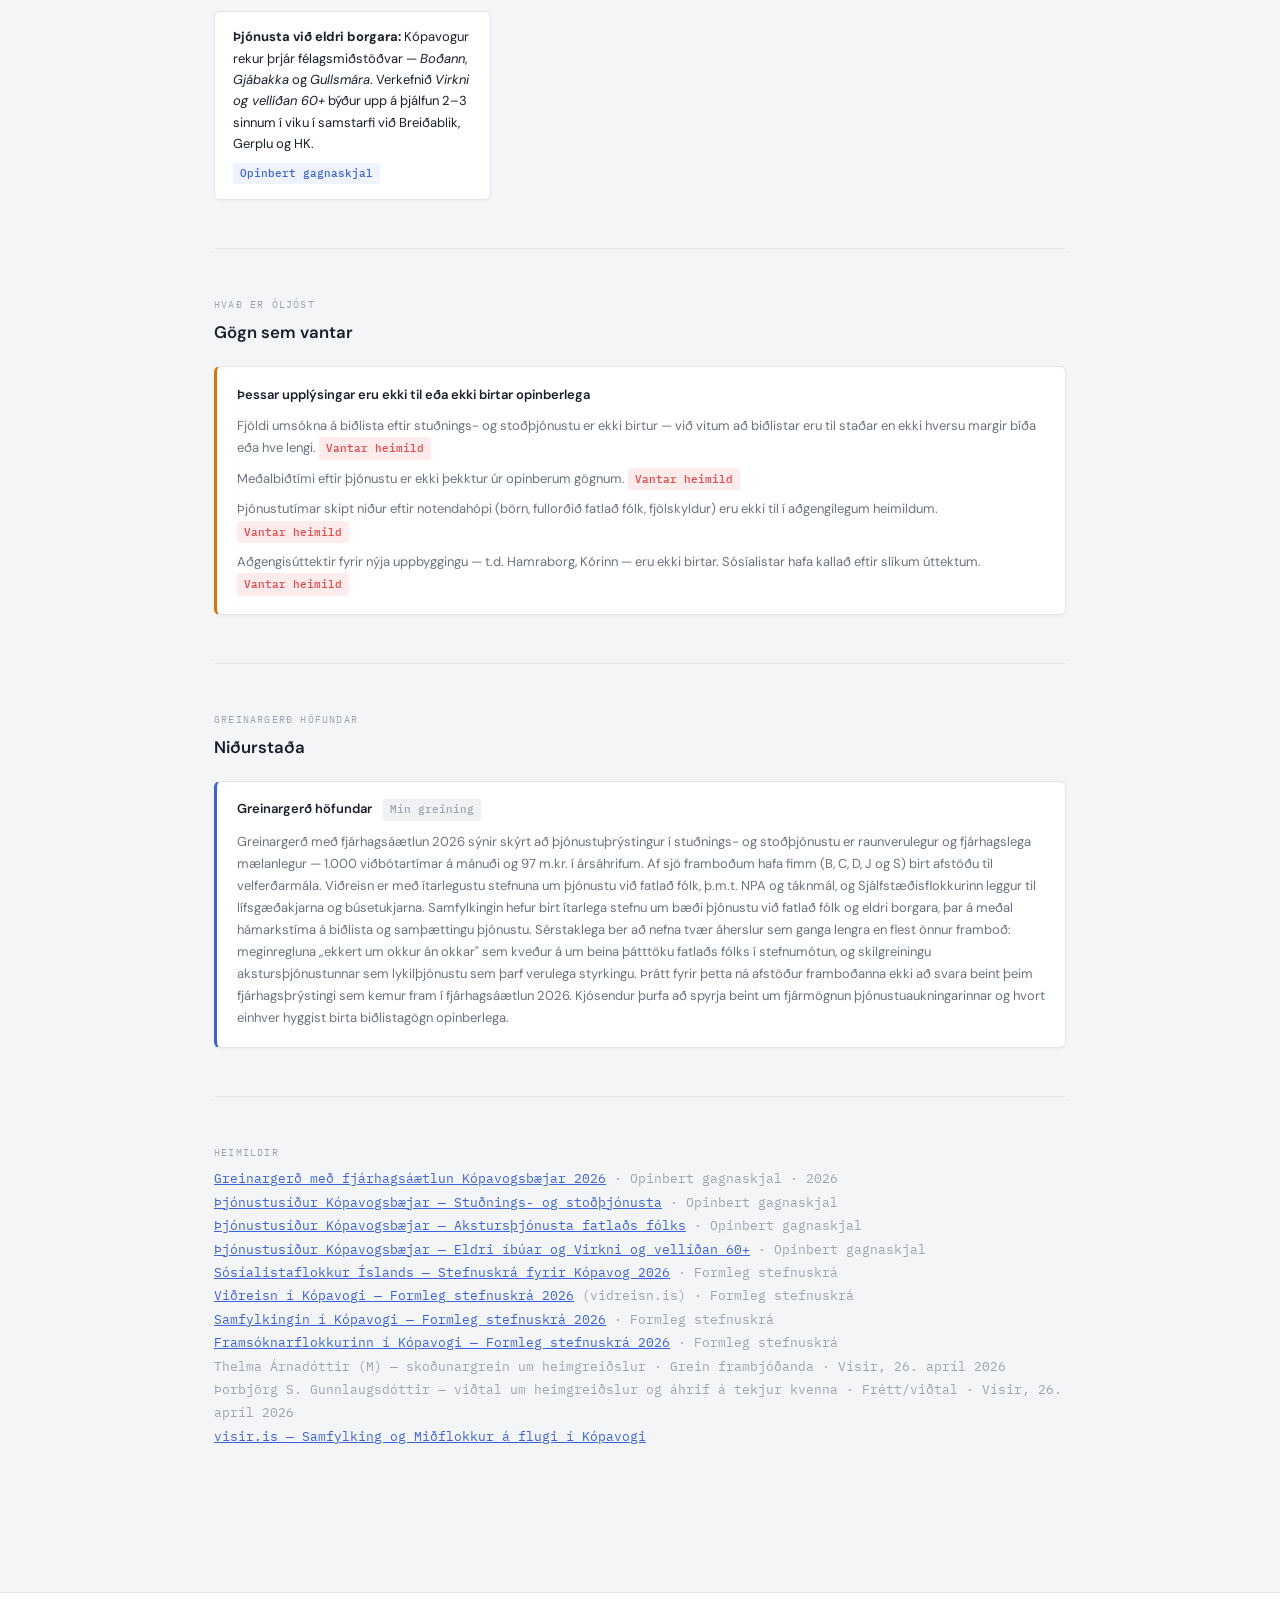
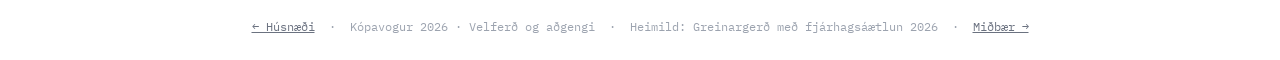
<file: velferd.html>
<!DOCTYPE html>
<html lang="is">
<head>
<meta charset="UTF-8">
<meta name="viewport" content="width=device-width, initial-scale=1.0">
<title>Kópavogur 2026 · Velferð og aðgengi</title>
<link rel="preconnect" href="https://fonts.googleapis.com">
<link href="https://fonts.googleapis.com/css2?family=DM+Sans:ital,wght@0,400;0,500;0,700;1,400&family=IBM+Plex+Mono:wght@400;500&display=swap" rel="stylesheet">
<link rel="stylesheet" href="assets/common.css">
</head>
<body>

<header>
  <div class="header-inner">
    <a class="site-title" href="index.html">Kópavogur <span>2026</span></a>
    <nav>
      <a href="index.html">Yfirlit</a>
      <a href="yfirlit.html">Stefnumál</a>
      <a href="husnaedi.html">Húsnæði</a>
      <a href="velferd.html" class="active">Velferð</a>
      <a href="midbaer.html">Miðbær</a>
      <a href="samgongur.html">Samgöngur</a>
      <a href="skolar.html">Skólar</a>
      <a href="stjornsysla.html">Stjórnsýsla</a>
      <a href="fjarmal.html">Fjármál</a>
      <a href="kort.html">Frambjóðendur</a>
    </nav>
  </div>
</header>

<main>

  <div class="page-header">
    <p class="page-eyebrow">Málefni · Apríl 2026</p>
    <h1>Velferð og aðgengi</h1>
    <p class="page-question">Er þjónustustig Kópavogsbæjar í velferðarþjónustu í samræmi við þörf, lögbundnar skyldur og fjárhagslegt svigrúm bæjarins?</p>
    <p class="page-desc">Heimild: Greinargerð með fjárhagsáætlun 2026, þjónustusíður Kópavogsbæjar og afstaða framboðanna.</p>
  </div>

  <!-- ════ HLUTI 1 ════ -->
  <div class="section">
    <p class="section-eyebrow">Af hverju skiptir þetta máli</p>
    <h2>Velferðarþjónusta: þjónustustig, ekki bara kostnaður</h2>
    <p class="section-desc">
      Velferðarmál ráða því hvort íbúar sem þurfa stuðning geti lifað sjálfstæðu lífi í heimabyggð.
    </p>
    <div class="callout">
      <div class="callout-title">Þrýstingur á þjónustu er mælanlegur í fjárhagsáætlun</div>
      <p>
        Kópavogur veitir stuðnings- og stoðþjónustu fyrir fólk sem býr á eigin heimili og þarf aðstoð vegna fötlunar,
        akstursþjónustu fatlaðs fólks og þjónustu við eldri borgara í þremur félagsmiðstöðvum.
        Í greinargerð með fjárhagsáætlun 2026 kemur fram að velferðarsvið óskar eftir viðbótarheimildum
        vegna uppsafnaðs halla í stuðningsþjónustu og til að minnka biðlista. Þeir tveir liðir saman
        nema 97 m.kr. á ári. Þetta gerir velferðarmál að beinu fjárhagsmáli í kosningunum 2026 —
        sem framboðin þurfa að svara.
      </p>
      <p>
        Þjónustuþrýstingurinn kemur fram sem fjárhagsleg þörf, ekki sem óháð mat á því hvort þjónustan fullnægi þörf.
        Hvort þjónusta sé fullnægjandi gagnvart þörfum íbúa er pólitískt mat og hefur ekki verið staðfest með óháðri úttekt.
      </p>
    </div>
  </div>

  <hr class="divider">

  <!-- ════ HLUTI 2 ════ -->
  <div class="section">
    <p class="section-eyebrow">Hvað segja framboðin</p>
    <h2>Afstaða framboðanna til velferðar og aðgengis</h2>
    <p class="section-desc">
      Eitt af sjö framboðum hefur ekki birt formlega stefnu um stuðningsþjónustu, akstursþjónustu eða þjónustu
      við eldri borgara. Sex framboð hafa birt afstöðu. Tillaga Miðflokksins um hækkaðar heimgreiðslur hefur
      fengið gagnrýni frá ríkisstiginu.
    </p>

    <div class="stance-grid">

      <!-- B — Framsóknarflokkurinn -->
      <div class="stance-card">
        <div class="stance-header">
          <div class="badge badge-sm" style="background:var(--b)">B</div>
          <span class="stance-pname">Framsóknarflokkurinn</span>
          <span class="tag tag-party">Formleg stefnuskrá</span>
        </div>
        <p class="stance-note">
          Framsókn vill auka þjónustu í félagsmiðstöðvum eldra fólks og hefja markvisst átak gegn biðlistum.
          Leggur áherslu á inngildingu aðfluttra, skoðun á þjónustu við fatlað fólk og úrræði til handa
          börnum með flókin vanda. Vill fjölga stöðugildum í barnavernd. Meðal forgangsmála eru varanlegt
          húsnæði fyrir Höfuðborgina og uppbyggingaráætlun í félagslegu húsnæði.
          <span class="tag tag-party">Formleg stefnuskrá</span>
          <span style="font-size:11px;color:var(--text-dim);font-family:var(--mono);display:block;margin-top:0.4rem">Stefnumál Framsóknar í Kópavogi 2026 — velferðarmál</span>
        </p>
      </div>

      <!-- C — Viðreisn -->
      <div class="stance-card">
        <div class="stance-header">
          <div class="badge badge-sm" style="background:var(--c)">C</div>
          <span class="stance-pname">Viðreisn</span>
          <span class="tag tag-party">Formleg stefnuskrá</span>
        </div>
        <p class="stance-note">
          Viðreisn vill styrkja grunnþjónustu: barnavernd, félagsþjónustu og málefni barna. Áfram verði
          samstarf við aðrar sveitarfélagar um þjónustu við heimilislausa. Fyrir eldri borgara er markmiðið
          að gera þjónustuupplýsingar aðgengilegar og þróa fjölbreyttar, aðgengilegar þjónustuleiðir á
          núverandi þjónustustöðum. Einnig er lögð áhersla á næringu, heilsu, hreyfingu og andlega heilsu
          í félagsmiðstöðvum, og á fjölbreytt sjálfboðaliðaverkefni í samstarfi við íþróttafélög,
          hestamannaklúbba og kirkjur. Fyrir fatlað fólk leggur Viðreisn áherslu á virka samfélagsþátttöku,
          fjölbreytt búsetuúrræði sem virða sjálfræði og mannréttindi, styttingu biðlista eftir
          stuðningsþjónustu og NPA (notendastýrðri persónulegri aðstoð), og aðgang að íþrótta- og
          tómstundaþjónustu. Flokkurinn vill flýta fyrir fjármögnun einstaklingsbundinna stuðningslofsins
          (NPA), auka sýnileika táknmáls og fræðslu um táknmál, og styrkja stuðning og fræðslu til
          foreldra og umönnunaraðila barna með flóknar þarfir.
          <span class="tag tag-party"><a href="https://vidreisn.is/kopavogur/stefnan/" target="_blank" rel="noopener" style="color:inherit">Formleg stefnuskrá</a></span>
        </p>
      </div>

      <!-- D — Sjálfstæðisflokkurinn -->
      <div class="stance-card">
        <div class="stance-header">
          <div class="badge badge-sm" style="background:var(--d)">D</div>
          <span class="stance-pname">Sjálfstæðisflokkurinn</span>
          <span class="tag tag-party">Formleg stefnuskrá</span>
        </div>
        <p class="stance-note">
          Vill byggja lífsgæðakjarna fyrir eldri borgara í Gunnarshólma og Geirlandi.
          Halda áfram uppbyggingu búsetukjarna fyrir fatlað fólk í efri byggðum,
          stytta biðlista og tryggja skammtímadvöl fatlaðra barna. Efla Virkni og
          vellíðan með heimahreyfingu fyrir þá sem geta ekki komist á æfingastaði.
          <span style="font-size:11px;color:var(--text-dim);font-family:var(--mono);display:block;margin-top:0.4rem">
            <a href="https://xdkop.is" target="_blank" rel="noopener" style="color:inherit">xdkop.is</a>, apríl 2026 — liðir 22, 23, 35
          </span>
        </p>
      </div>

      <!-- J — Sósíalistar -->
      <div class="stance-card">
        <div class="stance-header">
          <div class="badge badge-sm" style="background:var(--j)">J</div>
          <span class="stance-pname">Sósíalistaflokkur Íslands</span>
          <span class="tag tag-dim">Aðgengi</span>
        </div>
        <p class="stance-note">
          Sósíalistar leggja áherslu á að fullt aðgengi fatlaðs og hreyfihamlaðs fólks sé tryggt í allri
          uppbyggingu, sérstaklega þar sem þétting er mest. Þeir vilja einnig hlusta betur á reynslu
          og þarfir eldri borgara.
          <span class="tag tag-party">Formleg stefnuskrá</span>
        </p>
      </div>

      <!-- M — Miðflokkurinn -->
      <div class="stance-card">
        <div class="stance-header">
          <div class="badge badge-sm" style="background:var(--m)">M</div>
          <span class="stance-pname">Miðflokkurinn</span>
          <span class="tag tag-party">Formleg stefnuskrá</span>
        </div>
        <p class="stance-quote">
          „Heimgreiðslur þurfa að hækka í 250 þúsund krónur á mánuði til að brúa bilið milli fæðingarorlofs og leikskólapláss."
          — Thelma Árnadóttir (4. sæti), Vísir, 26. apríl 2026
        </p>
        <p class="stance-note">
          <strong>Eldri borgarar:</strong> Áhersla á endurhæfingu og forvarnir til að einstaklingar geti búið heima eins lengi og hægt er. Flokkurinn vill skoða frístundastyrk fyrir eldri borgara (til líkamsrækt), auka heimaþjónustu og setja langtímastefnu sem tekur m.a. til heimgreiðslna til fjölskyldumeðlima sem annast aldraðan ættingja.
        </p>
        <p class="stance-note" style="margin-top:0.6rem">
          <strong>Fatlað fólk:</strong> Tryggja aðgengi fatlaðs fólks, bæta þjónustu bæjarins og stytta biðlista. Sveitarfélagið þarf að beita ríkið þrýstingi vegna aðgengis að heilsugæslu.
        </p>
        <p class="stance-note" style="margin-top:0.6rem">
          <strong>Félagsþjónusta og barnavernd:</strong> Úttekt á félagsþjónustu Kópavogsbæjar. Bæta eftirlit gegn misnotkun kerfisins (tryggja að þiggjendur séu raunverulega búsettir í sveitarfélaginu). Efla samstarf barnaverndar og íþróttafélaga — líkt og önnur sveitarfélög hafa gert með góðum árangri.
          <span class="tag tag-party">Formleg stefnuskrá</span>
          <span style="font-size:11px;color:var(--text-dim);font-family:var(--mono);display:block;margin-top:0.4rem">
            <a href="https://midflokkurinn.is" target="_blank" rel="noopener" style="color:inherit">midflokkurinn.is</a> — Velferð og félagsmál, 2026
          </span>
        </p>
      </div>

      <!-- S — Samfylkingin -->
      <div class="stance-card">
        <div class="stance-header">
          <div class="badge badge-sm" style="background:var(--s)">S</div>
          <span class="stance-pname">Samfylkingin</span>
          <span class="tag tag-party">Formleg stefnuskrá</span>
        </div>
        <p class="stance-note">
          Samfylkingin vill minnka biðlista eftir stuðningi, búsetu og dagþjónustu með skýrum hámarkstíma,
          efla akstursþjónustu fatlaðs fólks og skapa sveigjanleg atvinnutækifæri í samstarfi við fyrirtæki.
          Þjónustuferlar verða einfaldaðir með einum samráðspunkti. Fyrir eldri borgara leggur flokkurinn
          áherslu á verulega stækkun heimaþjónustu, fjölbreytt búsetuúrræði í mismunandi stærðum og gerðum,
          og stofnun þjónustumiðstöðva til að koma í veg fyrir biðlistasöfnun. Heimaþjónusta og hjúkrunarþjónusta
          verða samþættar undir einn samráðspunkt og ráðgjafar verða ráðnir til að styðja við eldri íbúa.
          Flokkurinn vill einnig samhæfa við ríki og einkaaðila um stækkun hjúkrunarheimila, gera
          67–75 ára aldurshópi kleift að skipuleggja jafnaldrasamkomur og tryggja skýrar upplýsingar
          um þjónustu og viðburði. Verkefnið Virkni og vellíðan heldur áfram með bættar samskiptavegar.
        </p>
        <p class="stance-note">
          <strong>Fatlað fólk (§6.4):</strong> Grunnreglan er „ekkert um okkur án okkar" — fatlað fólk og
          hagsmunasamtök þess eiga að sitja við borðið þegar ákvarðanir eru teknar um málefni sem varða þau
          beint. Akstursþjónusta fatlaðs fólks er skilgreind sem lykilþjónusta og þarf verulega
          styrkingu til að tryggja sjálfræði og hreyfifrelsi. Bæjarfélagið skal vera fyrirmyndaratvinnurekandi
          með sveigjanleg störf fyrir fólk með mismunandi starfsgetu. Stuðningur við fjölskyldur fatlaðs
          fólks, þ.m.t. ráðgjöf og handleiðsla, verður aukinn. Umsóknarferlar verða einfaldaðir þannig
          að engin óþörf flækjustig eða endurteknar upplýsingagjafir séu krafist. Upplýsingar um réttindi
          og þjónustu verða aðgengilegar á skýru máli og á fleiri en einu tungumáli.
        </p>
        <p class="stance-note">
          <strong>Velferð barna og ungmenna (§6.5):</strong> Sérhæfð þjónusta við börn með flóknar þarfir
          verður efld, þ.m.t. könnun á sérskóla. Fjölskyldur barna með sérþarfir fá aukinn stuðning með
          ráðgjöf og handleiðslu. Samhæfing milli þjónustukerfa — félagsþjónustu, heilsugæslu og skóla —
          verður bætt þannig að börn falli ekki á milli kerfa. Snemmbær íhlutun verður styrkt fyrir börn í
          viðkvæmri stöðu vegna fátæktar, ofbeldis eða erfiðra aðstæðna. Samkvæmt stefnuskrá flokkans
          búa um 600 börn í Kópavogi við fátækt samkvæmt skilgreiningu UNICEF, og húsnæðiskostnaður er
          tilgreindur sem rótarorsök. Þess vegna tengir flokkurinn velferðar- og húsnæðisstefnuna: fjölþættur
          stuðningur þarf að ná til húsnæðis, menntunar, atvinnuþátttöku og félagslegrar þátttöku.
          <span class="tag tag-party"><a href="https://xs.is/lettum-daglega-lifi%C3%B0-i-kopavogi" target="_blank" rel="noopener" style="color:inherit">Formleg stefnuskrá</a></span>
        </p>
      </div>

      <!-- V — VG og óháð -->
      <div class="stance-card">
        <div class="stance-header">
          <div class="badge badge-sm" style="background:var(--v)">V</div>
          <span class="stance-pname">VG og óháð</span>
          <span class="tag tag-dim">Stefna ekki birt</span>
        </div>
        <p class="stance-note">
          Ekki hefur fundist birt afstaða til velferðar- eða þjónustumála í Kópavogi í aðgengilegum heimildum.
          <span class="tag tag-missing">Vantar heimild</span>
        </p>
      </div>

    </div>

    <!-- Viðbrögð við tillögu M um heimgreiðslur -->
    <div class="callout warn" style="margin-top:1.25rem">
      <div class="callout-title">Ytri gagnrýni á tillögu Miðflokksins</div>
      <p>
        Þorbjörg S. Gunnlaugsdóttir dómsmálaráðherra kallaði tillögu Miðflokksins um hækkaðar heimgreiðslur
        „snákaolíu" í viðtali við Vísir 26. apríl 2026. Ráðherrann heldur því fram að heimgreiðslur muni
        til lengri tíma skerða tekjur kvenna mun meira en sem nemur skammtímaávinningi þeirra, og að þær
        hafi neikvæð áhrif á fjárhagslegt sjálfstæði og lífeyrisréttindi.
        <span class="tag tag-news">Frétt/viðtal</span>
      </p>
      <p style="font-size:12px;color:var(--text-dim);font-family:var(--mono)">
        Þorbjörg er ríkisráðherra og ekki frambjóðandi í Kópavogi — gagnrýnin kemur þannig utan frá
        sem hluti af þjóðarpólitísku umræðunni um heimgreiðslur, ekki sem Kópavogsbær-stefna.
      </p>
      <p style="margin-top:0.75rem">
        Einar Jóhannes Guðnason, oddviti Miðflokksins, sagðist ekki koma á óvart af ummælum ráðherrans
        en taldi það skrítið að ráðherra blandi sér í sveitarstjórnarmál á þennan hátt.
        <span class="tag tag-news">Frétt/viðtal</span>
        <span style="font-size:11px;color:var(--text-dim);font-family:var(--mono);display:block;margin-top:0.4rem">Vísir, 27. apríl 2026</span>
      </p>
    </div>
  </div>

  <hr class="divider">

  <!-- ════ HLUTI 3 ════ -->
  <div class="section">
    <p class="section-eyebrow">Hvað segja gögnin</p>
    <h2>Þjónustuþrýstingur: tölur úr fjárhagsáætlun 2026</h2>
    <p class="section-desc">
      Greinargerð með fjárhagsáætlun 2026 nefnir þrjár tölulegar beiðnir velferðarsviðs. Þær eru settar fram sem fjárhagsleg þörf, ekki sem staðfest niðurstaða um lagalega skyldu.
    </p>

    <table class="data-table" aria-label="Þjónustuþrýstingur velferðarsviðs — viðbótarþörf samkvæmt fjárhagsáætlun 2026">
      <thead>
        <tr>
          <th>Liður</th>
          <th class="amt">Viðbótarþörf á ári</th>
          <th>Heimild</th>
        </tr>
      </thead>
      <tbody>
        <tr>
          <td>Stuðningsþjónusta — uppsafnaður halli (500 tímar/mánuði umfram heimild)</td>
          <td class="amt">48 m.kr.</td>
          <td><span class="tag tag-official">Fjárhagsskjöl</span></td>
        </tr>
        <tr>
          <td>Stuðningsþjónusta — biðlistar (500 viðbótartímar/mánuði til að minnka biðlista)</td>
          <td class="amt">49 m.kr.</td>
          <td><span class="tag tag-official">Fjárhagsskjöl</span></td>
        </tr>
        <tr>
          <td>Akstursþjónusta fatlaðs fólks (tekjutap og kostnaður af breyttri gjaldskrá)</td>
          <td class="amt">8 m.kr.</td>
          <td><span class="tag tag-official">Fjárhagsskjöl</span></td>
        </tr>
        <tr class="total-row">
          <td>Samtals viðbótarþörf</td>
          <td class="amt">97 m.kr. á ári</td>
          <td></td>
        </tr>
      </tbody>
    </table>

    <div class="fact-grid" style="margin-top:0.75rem">

      <div class="fact-card">
        <p class="fact-body">
          <strong>Þjónusta við eldri borgara:</strong> Kópavogur rekur þrjár félagsmiðstöðvar — <em>Boðann</em>,
          <em>Gjábakka</em> og <em>Gullsmára</em>. Verkefnið <em>Virkni og vellíðan 60+</em> býður upp á þjálfun
          2–3 sinnum í viku í samstarfi við Breiðablik, Gerplu og HK.
        </p>
        <div class="fact-source">
          <span class="tag tag-official">Opinbert gagnaskjal</span>
        </div>
      </div>

    </div>
  </div>

  <hr class="divider">

  <!-- ════ HLUTI 4 ════ -->
  <div class="section">
    <p class="section-eyebrow">Hvað er óljóst</p>
    <h2>Gögn sem vantar</h2>
    <div class="callout warn">
      <div class="callout-title">Þessar upplýsingar eru ekki til eða ekki birtar opinberlega</div>
      <p>
        Fjöldi umsókna á biðlista eftir stuðnings- og stoðþjónustu er ekki birtur — við vitum að
        biðlistar eru til staðar en ekki hversu margir bíða eða hve lengi.
        <span class="tag tag-missing">Vantar heimild</span>
      </p>
      <p>
        Meðalbiðtími eftir þjónustu er ekki þekktur úr opinberum gögnum.
        <span class="tag tag-missing">Vantar heimild</span>
      </p>
      <p>
        Þjónustutímar skipt niður eftir notendahópi (börn, fullorðið fatlað fólk, fjölskyldur)
        eru ekki til í aðgengilegum heimildum.
        <span class="tag tag-missing">Vantar heimild</span>
      </p>
      <p>
        Aðgengisúttektir fyrir nýja uppbyggingu — t.d. Hamraborg, Kórinn — eru ekki birtar.
        Sósíalistar hafa kallað eftir slíkum úttektum.
        <span class="tag tag-missing">Vantar heimild</span>
      </p>
    </div>
  </div>

  <hr class="divider">

  <!-- ════ GREINARGERÐ HÖFUNDAR ════ -->
  <div class="section">
    <p class="section-eyebrow">Greinargerð höfundar</p>
    <h2>Niðurstaða</h2>
    <div class="callout">
      <div class="callout-title">
        Greinargerð höfundar
        <span class="tag tag-dim" style="margin-left:0.5rem">Mín greining</span>
      </div>
      <p>
        Greinargerð með fjárhagsáætlun 2026 sýnir skýrt að þjónustuþrýstingur í stuðnings- og stoðþjónustu
        er raunverulegur og fjárhagslega mælanlegur — 1.000 viðbótartímar á mánuði og 97 m.kr. í ársáhrifum.
        Af sjö framboðum hafa fimm (B, C, D, J og S) birt afstöðu til velferðarmála. Viðreisn er með
        ítarlegustu stefnuna um þjónustu við fatlað fólk, þ.m.t. NPA og táknmál, og Sjálfstæðisflokkurinn
        leggur til lífsgæðakjarna og búsetukjarna. Samfylkingin hefur birt ítarlega stefnu um bæði
        þjónustu við fatlað fólk og eldri borgara, þar á meðal hámarkstíma á biðlista og samþættingu
        þjónustu. Sérstaklega ber að nefna tvær áherslur sem ganga lengra en flest önnur framboð:
        meginregluna „ekkert um okkur án okkar" sem kveður á um beina þátttöku fatlaðs fólks í
        stefnumótun, og skilgreiningu akstursþjónustunnar sem lykilþjónustu sem þarf verulega styrkingu.
        Þrátt fyrir þetta ná afstöður framboðanna ekki að svara beint þeim fjárhagsþrýstingi
        sem kemur fram í fjárhagsáætlun 2026. Kjósendur þurfa að spyrja beint um fjármögnun
        þjónustuaukningarinnar og hvort einhver hyggist birta biðlistagögn opinberlega.
      </p>
    </div>
  </div>

  <hr class="divider">

  <!-- ════ HEIMILDIR ════ -->
  <div class="section">
    <p class="section-eyebrow">Heimildir</p>
    <p style="font-size:13px;color:var(--text-dim);font-family:var(--mono);line-height:1.8">
      <a href="data/fjarhagsgogn/greinargerd-2026.pdf" target="_blank" rel="noopener">Greinargerð með fjárhagsáætlun Kópavogsbæjar 2026</a> · Opinbert gagnaskjal · 2026<br>
      <a href="https://www.kopavogur.is/is/ibuar/fatlad-folk" target="_blank" rel="noopener">Þjónustusíður Kópavogsbæjar — Stuðnings- og stoðþjónusta</a> · Opinbert gagnaskjal<br>
      <a href="https://www.kopavogur.is/is/ibuar/fatlad-folk/akstursthjonusta" target="_blank" rel="noopener">Þjónustusíður Kópavogsbæjar — Akstursþjónusta fatlaðs fólks</a> · Opinbert gagnaskjal<br>
      <a href="https://www.kopavogur.is/is/ibuar/aldradir" target="_blank" rel="noopener">Þjónustusíður Kópavogsbæjar — Eldri íbúar og Virkni og vellíðan 60+</a> · Opinbert gagnaskjal<br>
      <a href="https://sosialistaflokkurinn.is" target="_blank" rel="noopener">Sósíalistaflokkur Íslands — Stefnuskrá fyrir Kópavog 2026</a> · Formleg stefnuskrá<br>
      <a href="https://vidreisn.is/kopavogur/stefnan/" target="_blank" rel="noopener">Viðreisn í Kópavogi — Formleg stefnuskrá 2026</a> (vidreisn.is) · Formleg stefnuskrá<br>
      <a href="https://xs.is/lettum-daglega-lifi%C3%B0-i-kopavogi" target="_blank" rel="noopener">Samfylkingin í Kópavogi — Formleg stefnuskrá 2026</a> · Formleg stefnuskrá<br>
      <a href="data/stefnuskra_framsoknar_i_kopavogi.pdf" target="_blank" rel="noopener">Framsóknarflokkurinn í Kópavogi — Formleg stefnuskrá 2026</a> · Formleg stefnuskrá<br>
      Thelma Árnadóttir (M) — skoðunargrein um heimgreiðslur · Grein frambjóðanda · Vísir, 26. apríl 2026<br>
      Þorbjörg S. Gunnlaugsdóttir — viðtal um heimgreiðslur og áhrif á tekjur kvenna · Frétt/viðtal · Vísir, 26. apríl 2026<br>
      <a href="https://www.visir.is/g/20262874098d/samfylking-og-midflokkur-a-flugi-i-kopavogi" target="_blank" rel="noopener">visir.is — Samfylking og Miðflokkur á flugi í Kópavogi</a>
    </p>
  </div>

</main>

<footer>
  <a href="husnaedi.html">← Húsnæði</a>
  &nbsp;·&nbsp;
  Kópavogur 2026 · Velferð og aðgengi
  &nbsp;·&nbsp;
  Heimild: Greinargerð með fjárhagsáætlun 2026
  &nbsp;·&nbsp;
  <a href="midbaer.html">Miðbær →</a>
</footer>

</body>
</html>
</file>
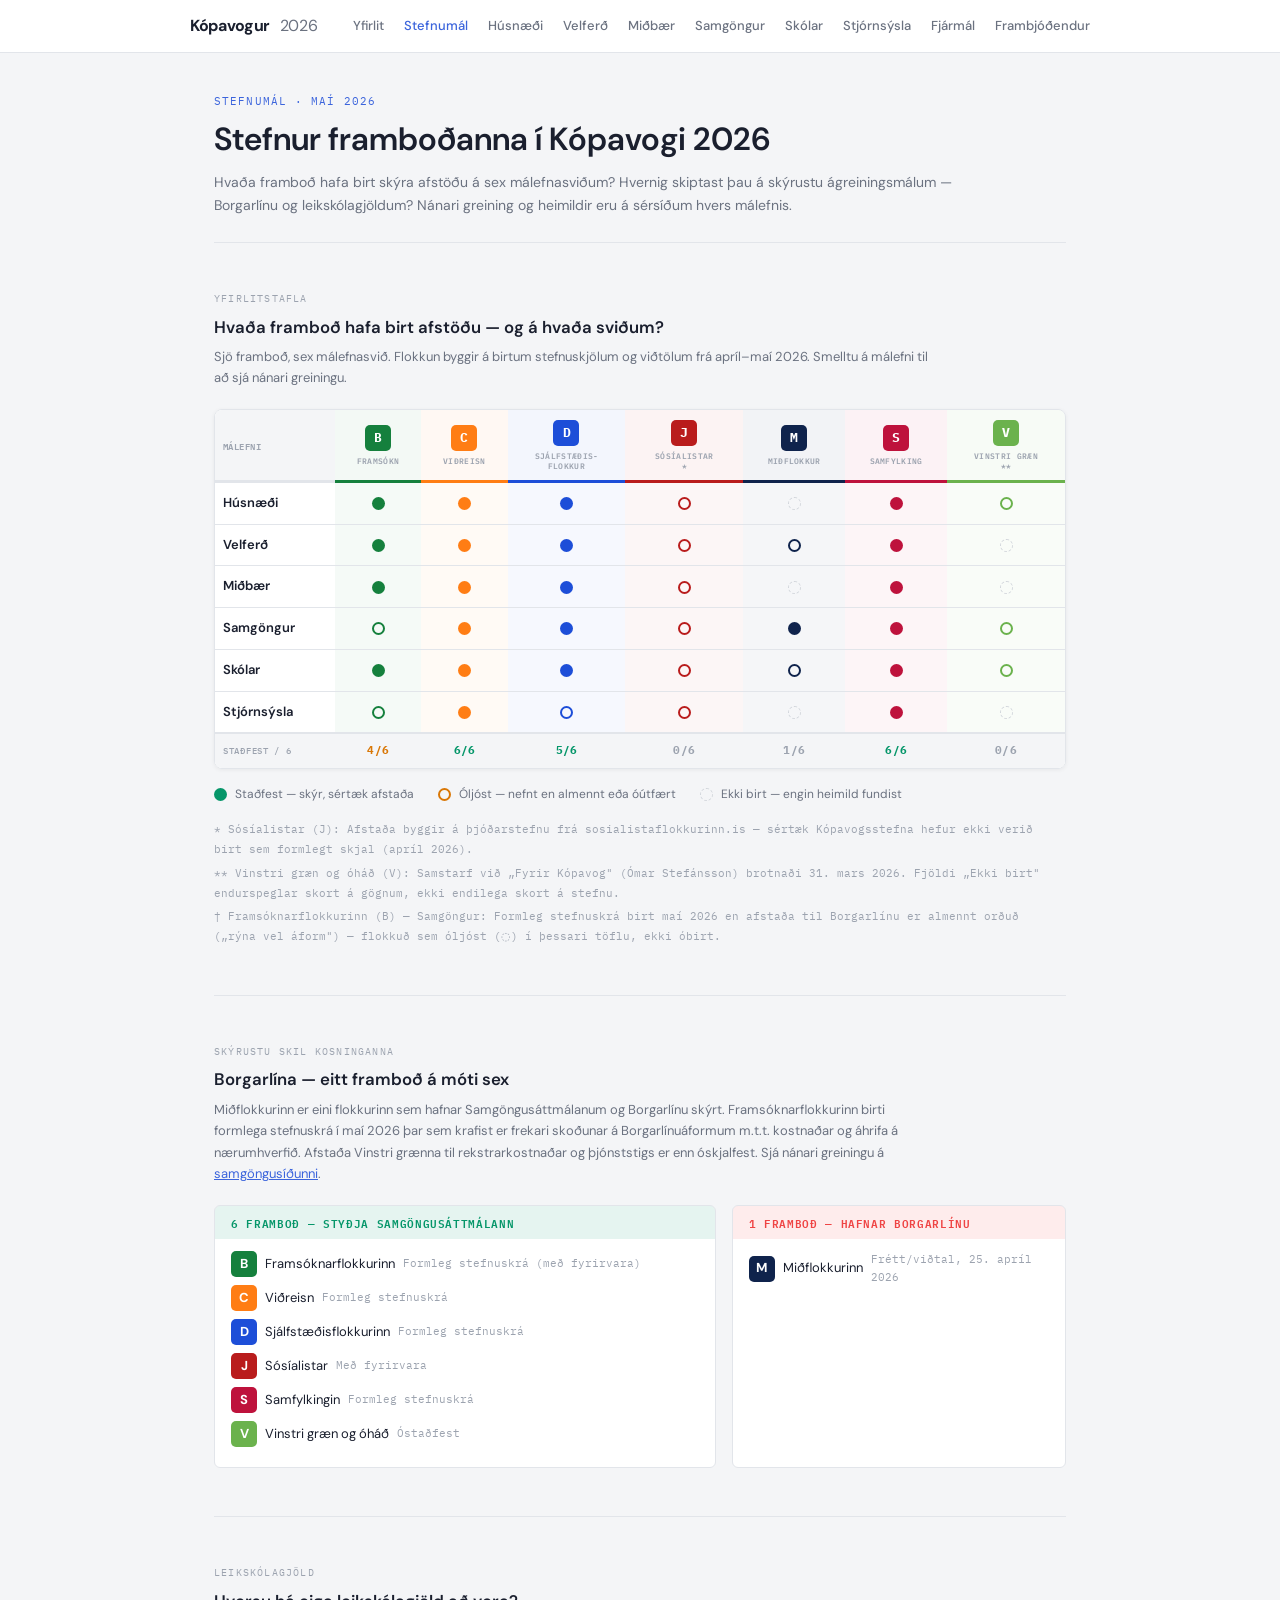
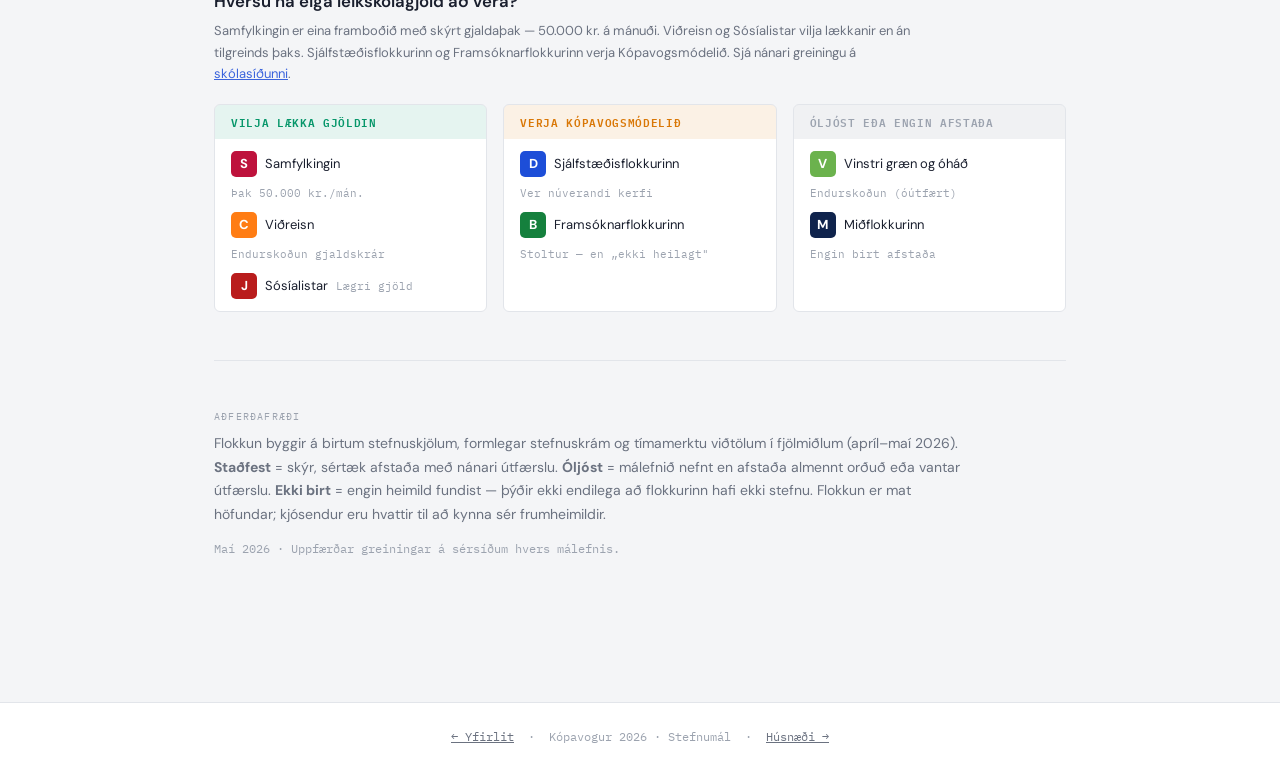
<file: yfirlit.html>
<!DOCTYPE html>
<html lang="is">
<head>
<meta charset="UTF-8">
<meta name="viewport" content="width=device-width, initial-scale=1.0">
<title>Kópavogur 2026 · Stefnumál</title>
<link rel="preconnect" href="https://fonts.googleapis.com">
<link href="https://fonts.googleapis.com/css2?family=DM+Sans:ital,wght@0,400;0,500;0,700;1,400&family=IBM+Plex+Mono:wght@400;500&display=swap" rel="stylesheet">
<link rel="stylesheet" href="assets/common.css">
<style>
  /* ── Yfirlitstafla ── */
  .yfirlit-wrap { overflow-x: auto; -webkit-overflow-scrolling: touch; margin: 1rem 0; border-radius: 8px; border: 1px solid var(--border); box-shadow: 0 1px 4px rgba(0,0,0,0.06); }
  .yfirlit-table { width: 100%; border-collapse: collapse; font-size: 12px; background: var(--bg-card); min-width: 600px; }

  /* Header row */
  .yfirlit-table thead th {
    padding: 10px 8px 8px;
    font-size: 9px;
    font-family: var(--mono);
    letter-spacing: 0.05em;
    text-transform: uppercase;
    border-bottom: 3px solid var(--border);
    font-weight: 600;
    text-align: center;
    background: var(--bg);
    color: var(--text-dim);
  }
  .yfirlit-table thead th:first-child { text-align: left; width: 120px; }

  /* Party column header color accents */
  .yfirlit-table thead th:nth-child(2) { border-bottom-color: var(--b); background: rgba(21,128,61,0.05); }
  .yfirlit-table thead th:nth-child(3) { border-bottom-color: var(--c); background: rgba(255,125,20,0.05); }
  .yfirlit-table thead th:nth-child(4) { border-bottom-color: var(--d); background: rgba(29,78,216,0.05); }
  .yfirlit-table thead th:nth-child(5) { border-bottom-color: var(--j); background: rgba(185,28,28,0.05); }
  .yfirlit-table thead th:nth-child(6) { border-bottom-color: var(--m); background: rgba(15,35,76,0.05); }
  .yfirlit-table thead th:nth-child(7) { border-bottom-color: var(--s); background: rgba(190,18,60,0.05); }
  .yfirlit-table thead th:nth-child(8) { border-bottom-color: var(--v); background: rgba(107,178,77,0.05); }

  /* Body rows */
  .yfirlit-table tbody td { padding: 10px 8px; border-bottom: 1px solid var(--border); text-align: center; vertical-align: middle; }
  .yfirlit-table tbody td:first-child { text-align: left; }
  .yfirlit-table tbody tr:last-child td { border-bottom: none; }
  .yfirlit-table tbody tr:hover td { filter: brightness(0.97); }

  /* Subtle party column tinting on body */
  .yfirlit-table tbody td:nth-child(2) { background-color: rgba(21,128,61,0.04); }
  .yfirlit-table tbody td:nth-child(3) { background-color: rgba(255,125,20,0.04); }
  .yfirlit-table tbody td:nth-child(4) { background-color: rgba(29,78,216,0.04); }
  .yfirlit-table tbody td:nth-child(5) { background-color: rgba(185,28,28,0.04); }
  .yfirlit-table tbody td:nth-child(6) { background-color: rgba(15,35,76,0.04); }
  .yfirlit-table tbody td:nth-child(7) { background-color: rgba(190,18,60,0.04); }
  .yfirlit-table tbody td:nth-child(8) { background-color: rgba(107,178,77,0.04); }

  /* Tally footer row */
  .yfirlit-table tfoot td {
    padding: 8px;
    font-family: var(--mono);
    font-size: 11px;
    font-weight: 700;
    text-align: center;
    background: var(--bg);
    border-top: 2px solid var(--border);
    letter-spacing: 0.02em;
  }
  .yfirlit-table tfoot td:first-child { text-align: left; font-weight: 500; color: var(--text-dim); font-size: 9px; text-transform: uppercase; letter-spacing: 0.08em; }
  .tally-hi  { color: var(--pos); }
  .tally-mid { color: var(--warn); }
  .tally-lo  { color: var(--text-dim); }

  /* Party header cell */
  .th-party { display: flex; flex-direction: column; align-items: center; gap: 5px; }
  .th-pname { font-size: 8px; color: inherit; font-family: var(--mono); text-transform: uppercase; letter-spacing: 0.04em; line-height: 1.3; max-width: 64px; text-align: center; }

  /* Issue link in first column */
  .row-issue a { color: var(--text); font-weight: 600; text-decoration: none; font-size: 13px; }
  .row-issue a:hover { color: var(--accent); }

  /* Coverage dots */
  .dot { width: 13px; height: 13px; border-radius: 50%; display: inline-block; vertical-align: middle; }
  .dot-s { background: var(--pos); }
  .dot-o { border: 2.5px solid var(--warn); }
  .dot-e { border: 1.5px dashed var(--border-light); }

  /* Party-colored dot overrides (solid = confirmed, outline = vague) */
  .dot-s.party-b { background: var(--b); }
  .dot-s.party-c { background: var(--c); }
  .dot-s.party-d { background: var(--d); }
  .dot-s.party-j { background: var(--j); }
  .dot-s.party-m { background: var(--m); }
  .dot-s.party-s { background: var(--s); }
  .dot-s.party-v { background: var(--v); }
  .dot-o.party-b { border-color: var(--b); }
  .dot-o.party-c { border-color: var(--c); }
  .dot-o.party-d { border-color: var(--d); }
  .dot-o.party-j { border-color: var(--j); }
  .dot-o.party-m { border-color: var(--m); }
  .dot-o.party-s { border-color: var(--s); }
  .dot-o.party-v { border-color: var(--v); }

  /* Legend */
  .legend { display: flex; gap: 1.5rem; margin: 0.75rem 0 0; flex-wrap: wrap; align-items: center; }
  .legend-item { display: flex; align-items: center; gap: 0.5rem; font-size: 12px; color: var(--text-muted); }

  .footnotes { font-size: 11px; color: var(--text-dim); font-family: var(--mono); line-height: 1.8; margin-top: 1rem; }
  .footnotes p { margin-bottom: 0.25rem; }

  /* Leikskólagjöld position strip */
  .position-strip { display: grid; grid-template-columns: repeat(3, 1fr); gap: 1rem; margin: 1rem 0; }
  .position-col { background: var(--bg-card); border: 1px solid var(--border); border-radius: 6px; overflow: hidden; }
  .position-head { font-size: 11px; font-weight: 600; font-family: var(--mono); padding: 0.5rem 1rem; text-transform: uppercase; letter-spacing: 0.06em; }
  .position-head.laekka { background: var(--pos-dim); color: var(--pos); }
  .position-head.verja  { background: rgba(217,119,6,0.1); color: var(--warn); }
  .position-head.oljost { background: rgba(156,163,175,0.15); color: var(--text-dim); }
  .position-body { padding: 0.75rem 1rem; }
  .position-party { display: flex; align-items: center; gap: 0.5rem; font-size: 13px; color: var(--text); margin-bottom: 0.6rem; flex-wrap: wrap; }
  .position-party:last-child { margin-bottom: 0; }

  @media (max-width: 640px) {
    .position-strip { grid-template-columns: 1fr; }
    .legend { gap: 0.75rem; }
  }
</style>
</head>
<body>

<header>
  <div class="header-inner">
    <a class="site-title" href="index.html">Kópavogur <span>2026</span></a>
    <nav>
      <a href="index.html">Yfirlit</a>
      <a href="yfirlit.html" class="active">Stefnumál</a>
      <a href="husnaedi.html">Húsnæði</a>
      <a href="velferd.html">Velferð</a>
      <a href="midbaer.html">Miðbær</a>
      <a href="samgongur.html">Samgöngur</a>
      <a href="skolar.html">Skólar</a>
      <a href="stjornsysla.html">Stjórnsýsla</a>
      <a href="fjarmal.html">Fjármál</a>
      <a href="kort.html">Frambjóðendur</a>
    </nav>
  </div>
</header>

<main>

  <div class="page-header">
    <p class="page-eyebrow">Stefnumál · Maí 2026</p>
    <h1>Stefnur framboðanna í Kópavogi 2026</h1>
    <p class="page-desc">
      Hvaða framboð hafa birt skýra afstöðu á sex málefnasviðum? Hvernig skiptast þau á
      skýrustu ágreiningsmálum — Borgarlínu og leikskólagjöldum?
      Nánari greining og heimildir eru á sérsíðum hvers málefnis.
    </p>
  </div>

  <!-- 1. Yfirlitstafla -->
  <div class="section">
    <p class="section-eyebrow">Yfirlitstafla</p>
    <h2>Hvaða framboð hafa birt afstöðu — og á hvaða sviðum?</h2>
    <p class="section-desc">
      Sjö framboð, sex málefnasvið. Flokkun byggir á birtum stefnuskjölum og viðtölum frá apríl–maí 2026.
      Smelltu á málefni til að sjá nánari greiningu.
    </p>

    <div class="yfirlit-wrap">
      <table class="yfirlit-table" aria-label="Stefnuyfirlit framboðanna 2026">
        <thead>
          <tr>
            <th scope="col">Málefni</th>
            <th scope="col">
              <div class="th-party">
                <div class="badge badge-sm" style="background:var(--b)">B</div>
                <span class="th-pname">Framsókn</span>
              </div>
            </th>
            <th scope="col">
              <div class="th-party">
                <div class="badge badge-sm" style="background:var(--c)">C</div>
                <span class="th-pname">Viðreisn</span>
              </div>
            </th>
            <th scope="col">
              <div class="th-party">
                <div class="badge badge-sm" style="background:var(--d)">D</div>
                <span class="th-pname">Sjálfstæðis&shy;flokkur</span>
              </div>
            </th>
            <th scope="col">
              <div class="th-party">
                <div class="badge badge-sm" style="background:var(--j)">J</div>
                <span class="th-pname">Sósíalistar *</span>
              </div>
            </th>
            <th scope="col">
              <div class="th-party">
                <div class="badge badge-sm" style="background:var(--m)">M</div>
                <span class="th-pname">Miðflokkur</span>
              </div>
            </th>
            <th scope="col">
              <div class="th-party">
                <div class="badge badge-sm" style="background:var(--s)">S</div>
                <span class="th-pname">Samfylking</span>
              </div>
            </th>
            <th scope="col">
              <div class="th-party">
                <div class="badge badge-sm" style="background:var(--v)">V</div>
                <span class="th-pname">Vinstri græn **</span>
              </div>
            </th>
          </tr>
        </thead>
        <tbody>
          <tr>
            <td class="row-issue"><a href="husnaedi.html">Húsnæði</a></td>
            <td><span class="dot dot-s party-b" aria-label="Staðfest"></span></td>
            <td><span class="dot dot-s party-c" aria-label="Staðfest"></span></td>
            <td><span class="dot dot-s party-d" aria-label="Staðfest"></span></td>
            <td><span class="dot dot-o party-j" aria-label="Óljóst"></span></td>
            <td><span class="dot dot-e" aria-label="Ekki birt"></span></td>
            <td><span class="dot dot-s party-s" aria-label="Staðfest"></span></td>
            <td><span class="dot dot-o party-v" aria-label="Óljóst"></span></td>
          </tr>
          <tr>
            <td class="row-issue"><a href="velferd.html">Velferð</a></td>
            <td><span class="dot dot-s party-b" aria-label="Staðfest"></span></td>
            <td><span class="dot dot-s party-c" aria-label="Staðfest"></span></td>
            <td><span class="dot dot-s party-d" aria-label="Staðfest"></span></td>
            <td><span class="dot dot-o party-j" aria-label="Óljóst"></span></td>
            <td><span class="dot dot-o party-m" aria-label="Óljóst"></span></td>
            <td><span class="dot dot-s party-s" aria-label="Staðfest"></span></td>
            <td><span class="dot dot-e" aria-label="Ekki birt"></span></td>
          </tr>
          <tr>
            <td class="row-issue"><a href="midbaer.html">Miðbær</a></td>
            <td><span class="dot dot-s party-b" aria-label="Staðfest"></span></td>
            <td><span class="dot dot-s party-c" aria-label="Staðfest"></span></td>
            <td><span class="dot dot-s party-d" aria-label="Staðfest"></span></td>
            <td><span class="dot dot-o party-j" aria-label="Óljóst"></span></td>
            <td><span class="dot dot-e" aria-label="Ekki birt"></span></td>
            <td><span class="dot dot-s party-s" aria-label="Staðfest"></span></td>
            <td><span class="dot dot-e" aria-label="Ekki birt"></span></td>
          </tr>
          <tr>
            <td class="row-issue"><a href="samgongur.html">Samgöngur</a></td>
            <td><span class="dot dot-o party-b" aria-label="Óljóst"></span></td>
            <td><span class="dot dot-s party-c" aria-label="Staðfest"></span></td>
            <td><span class="dot dot-s party-d" aria-label="Staðfest"></span></td>
            <td><span class="dot dot-o party-j" aria-label="Óljóst"></span></td>
            <td><span class="dot dot-s party-m" aria-label="Staðfest"></span></td>
            <td><span class="dot dot-s party-s" aria-label="Staðfest"></span></td>
            <td><span class="dot dot-o party-v" aria-label="Óljóst"></span></td>
          </tr>
          <tr>
            <td class="row-issue"><a href="skolar.html">Skólar</a></td>
            <td><span class="dot dot-s party-b" aria-label="Staðfest"></span></td>
            <td><span class="dot dot-s party-c" aria-label="Staðfest"></span></td>
            <td><span class="dot dot-s party-d" aria-label="Staðfest"></span></td>
            <td><span class="dot dot-o party-j" aria-label="Óljóst"></span></td>
            <td><span class="dot dot-o party-m" aria-label="Óljóst"></span></td>
            <td><span class="dot dot-s party-s" aria-label="Staðfest"></span></td>
            <td><span class="dot dot-o party-v" aria-label="Óljóst"></span></td>
          </tr>
          <tr>
            <td class="row-issue"><a href="stjornsysla.html">Stjórnsýsla</a></td>
            <td><span class="dot dot-o party-b" aria-label="Óljóst"></span></td>
            <td><span class="dot dot-s party-c" aria-label="Staðfest"></span></td>
            <td><span class="dot dot-o party-d" aria-label="Óljóst"></span></td>
            <td><span class="dot dot-o party-j" aria-label="Óljóst"></span></td>
            <td><span class="dot dot-e" aria-label="Ekki birt"></span></td>
            <td><span class="dot dot-s party-s" aria-label="Staðfest"></span></td>
            <td><span class="dot dot-e" aria-label="Ekki birt"></span></td>
          </tr>
        </tbody>
        <tfoot>
          <tr>
            <td>Staðfest / 6</td>
            <td class="tally-mid">4/6</td>
            <td class="tally-hi">6/6</td>
            <td class="tally-hi">5/6</td>
            <td class="tally-lo">0/6</td>
            <td class="tally-lo">1/6</td>
            <td class="tally-hi">6/6</td>
            <td class="tally-lo">0/6</td>
          </tr>
        </tfoot>
      </table>
    </div>

    <div class="legend">
      <span class="legend-item"><span class="dot dot-s"></span> Staðfest — skýr, sértæk afstaða</span>
      <span class="legend-item"><span class="dot dot-o"></span> Óljóst — nefnt en almennt eða óútfært</span>
      <span class="legend-item"><span class="dot dot-e"></span> Ekki birt — engin heimild fundist</span>
    </div>

    <div class="footnotes">
      <p>* Sósíalistar (J): Afstaða byggir á þjóðarstefnu frá sosialistaflokkurinn.is — sértæk Kópavogsstefna hefur ekki verið birt sem formlegt skjal (apríl 2026).</p>
      <p>** Vinstri græn og óháð (V): Samstarf við „Fyrir Kópavog" (Ómar Stefánsson) brotnaði 31. mars 2026. Fjöldi „Ekki birt" endurspeglar skort á gögnum, ekki endilega skort á stefnu.</p>
      <p>† Framsóknarflokkurinn (B) — Samgöngur: Formleg stefnuskrá birt maí 2026 en afstaða til Borgarlínu er almennt orðuð („rýna vel áform") — flokkuð sem óljóst (◌) í þessari töflu, ekki óbirt.</p>
    </div>
  </div>

  <hr class="divider">

  <!-- 2. Borgarlína -->
  <div class="section">
    <p class="section-eyebrow">Skýrustu skil kosninganna</p>
    <h2>Borgarlína — eitt framboð á móti sex</h2>
    <p class="section-desc">
      Miðflokkurinn er eini flokkurinn sem hafnar Samgöngusáttmálanum og Borgarlínu skýrt.
      Framsóknarflokkurinn birti formlega stefnuskrá í maí 2026 þar sem krafist er frekari skoðunar á Borgarlínuáformum m.t.t. kostnaðar og áhrifa á nærumhverfið.
      Afstaða Vinstri grænna til rekstrarkostnaðar og þjónststigs er enn óskjalfest.
      Sjá nánari greiningu á <a href="samgongur.html">samgöngusíðunni</a>.
    </p>

    <div class="split-grid">
      <div class="split-col">
        <div class="split-head for">6 framboð — Styðja Samgöngusáttmálann</div>
        <div class="split-body">
          <div class="split-party"><div class="badge badge-sm" style="background:var(--b)">B</div> Framsóknarflokkurinn <span class="split-note">Formleg stefnuskrá (með fyrirvara)</span></div>
          <div class="split-party"><div class="badge badge-sm" style="background:var(--c)">C</div> Viðreisn <span class="split-note">Formleg stefnuskrá</span></div>
          <div class="split-party"><div class="badge badge-sm" style="background:var(--d)">D</div> Sjálfstæðisflokkurinn <span class="split-note">Formleg stefnuskrá</span></div>
          <div class="split-party"><div class="badge badge-sm" style="background:var(--j)">J</div> Sósíalistar <span class="split-note">Með fyrirvara</span></div>
          <div class="split-party"><div class="badge badge-sm" style="background:var(--s)">S</div> Samfylkingin <span class="split-note">Formleg stefnuskrá</span></div>
          <div class="split-party"><div class="badge badge-sm" style="background:var(--v)">V</div> Vinstri græn og óháð <span class="split-note">Óstaðfest</span></div>
        </div>
      </div>
      <div class="split-col">
        <div class="split-head against">1 framboð — Hafnar Borgarlínu</div>
        <div class="split-body">
          <div class="split-party"><div class="badge badge-sm" style="background:var(--m)">M</div> Miðflokkurinn <span class="split-note">Frétt/viðtal, 25. apríl 2026</span></div>
        </div>
      </div>
    </div>
  </div>

  <hr class="divider">

  <!-- 3. Leikskólagjöld -->
  <div class="section">
    <p class="section-eyebrow">Leikskólagjöld</p>
    <h2>Hversu há eiga leikskólagjöld að vera?</h2>
    <p class="section-desc">
      Samfylkingin er eina framboðið með skýrt gjaldaþak — 50.000 kr. á mánuði.
      Viðreisn og Sósíalistar vilja lækkanir en án tilgreinds þaks.
      Sjálfstæðisflokkurinn og Framsóknarflokkurinn verja Kópavogsmódelið.
      Sjá nánari greiningu á <a href="skolar.html">skólasíðunni</a>.
    </p>

    <div class="position-strip">
      <div class="position-col">
        <div class="position-head laekka">Vilja lækka gjöldin</div>
        <div class="position-body">
          <div class="position-party"><div class="badge badge-sm" style="background:var(--s)">S</div> Samfylkingin <span class="split-note">Þak 50.000 kr./mán.</span></div>
          <div class="position-party"><div class="badge badge-sm" style="background:var(--c)">C</div> Viðreisn <span class="split-note">Endurskoðun gjaldskrár</span></div>
          <div class="position-party"><div class="badge badge-sm" style="background:var(--j)">J</div> Sósíalistar <span class="split-note">Lægri gjöld</span></div>
        </div>
      </div>
      <div class="position-col">
        <div class="position-head verja">Verja Kópavogsmódelið</div>
        <div class="position-body">
          <div class="position-party"><div class="badge badge-sm" style="background:var(--d)">D</div> Sjálfstæðisflokkurinn <span class="split-note">Ver núverandi kerfi</span></div>
          <div class="position-party"><div class="badge badge-sm" style="background:var(--b)">B</div> Framsóknarflokkurinn <span class="split-note">Stoltur — en „ekki heilagt"</span></div>
        </div>
      </div>
      <div class="position-col">
        <div class="position-head oljost">Óljóst eða engin afstaða</div>
        <div class="position-body">
          <div class="position-party"><div class="badge badge-sm" style="background:var(--v)">V</div> Vinstri græn og óháð <span class="split-note">Endurskoðun (óútfært)</span></div>
          <div class="position-party"><div class="badge badge-sm" style="background:var(--m)">M</div> Miðflokkurinn <span class="split-note">Engin birt afstaða</span></div>
        </div>
      </div>
    </div>
  </div>

  <hr class="divider">

  <!-- 4. Aðferðafræði -->
  <div class="section">
    <p class="section-eyebrow">Aðferðafræði</p>
    <p class="page-desc">
      Flokkun byggir á birtum stefnuskjölum, formlegar stefnuskrám og tímamerktu viðtölum
      í fjölmiðlum (apríl–maí 2026).
      <strong>Staðfest</strong> = skýr, sértæk afstaða með nánari útfærslu.
      <strong>Óljóst</strong> = málefnið nefnt en afstaða almennt orðuð eða vantar útfærslu.
      <strong>Ekki birt</strong> = engin heimild fundist — þýðir ekki endilega að flokkurinn hafi ekki stefnu.
      Flokkun er mat höfundar; kjósendur eru hvattir til að kynna sér frumheimildir.
    </p>
    <p style="font-size:12px;color:var(--text-dim);font-family:var(--mono);margin-top:0.75rem">Maí 2026 · Uppfærðar greiningar á sérsíðum hvers málefnis.</p>
  </div>

</main>

<footer>
  <a href="index.html">← Yfirlit</a>
  &nbsp;·&nbsp;
  Kópavogur 2026 · Stefnumál
  &nbsp;·&nbsp;
  <a href="husnaedi.html">Húsnæði →</a>
</footer>

</body>
</html>
</file>
<file: assets/common.css>
/* ── Design tokens ── */
:root {
  --bg:          #f4f5f7;
  --bg-card:     #ffffff;
  --border:      #e2e5ea;
  --border-light:#d1d5db;
  --text:        #1a1f2e;
  --text-muted:  #6b7280;
  --text-dim:    #9ca3af;
  --accent:      #3b64dc;
  --accent-dim:  rgba(59,100,220,0.08);
  --neg:         #ef4444;
  --neg-dim:     rgba(239,68,68,0.1);
  --pos:         #059669;
  --pos-dim:     rgba(5,150,105,0.1);
  --warn:        #d97706;
  --font:        'DM Sans', system-ui, sans-serif;
  --mono:        'IBM Plex Mono', monospace;

  /* Party colors */
  --b: #15803d;
  --c: #ff7d14;
  --d: #1d4ed8;
  --j: #b91c1c;
  --m: #0f234c;
  --s: #be123c;
  --v: #6bb24d;
}

/* ── Reset ── */
*, *::before, *::after { box-sizing: border-box; margin: 0; padding: 0; }

/* ── Base ── */
html { font-size: 16px; }
body {
  background: var(--bg);
  color: var(--text);
  font-family: var(--font);
  line-height: 1.6;
  min-height: 100vh;
}

/* ── Header ── */
header {
  background: #ffffff;
  border-bottom: 1px solid var(--border);
  padding: 0 1.5rem;
}
.header-inner {
  max-width: 900px;
  margin: 0 auto;
  display: flex;
  align-items: center;
  justify-content: space-between;
  height: 52px;
  gap: 1rem;
}
.site-title {
  font-size: 16px;
  font-weight: 700;
  color: var(--text);
  letter-spacing: -0.02em;
  text-decoration: none;
  white-space: nowrap;
}
.site-title span { font-weight: 400; color: var(--text-muted); margin-left: 6px; }
nav { display: flex; gap: 1.25rem; }
nav a {
  font-size: 13px;
  font-weight: 500;
  color: var(--text-muted);
  text-decoration: none;
  transition: color 0.15s;
}
nav a:hover { color: var(--text); }
nav a.active { color: var(--accent); }

/* ── Page layout ── */
main {
  max-width: 900px;
  margin: 0 auto;
  padding: 2.5rem 1.5rem 5rem;
}
.page-header {
  margin-bottom: 2.5rem;
  border-bottom: 1px solid var(--border);
  padding-bottom: 1.5rem;
}
.page-eyebrow {
  font-size: 11px;
  font-family: var(--mono);
  color: var(--accent);
  letter-spacing: 0.1em;
  text-transform: uppercase;
  margin-bottom: 0.5rem;
}
h1 {
  font-size: clamp(1.4rem, 4vw, 2rem);
  font-weight: 600;
  line-height: 1.25;
  margin-bottom: 0.75rem;
}
.page-question {
  font-size: 15px;
  font-style: italic;
  font-weight: 500;
  color: var(--text);
  max-width: 65ch;
  line-height: 1.5;
  margin-bottom: 0.75rem;
}
.page-desc {
  font-size: 14px;
  color: var(--text-muted);
  max-width: 75ch;
  line-height: 1.7;
}

/* ── Sections ── */
.section { margin-top: 3rem; }
.section-eyebrow {
  font-size: 10px;
  font-family: var(--mono);
  color: var(--text-dim);
  letter-spacing: 0.12em;
  text-transform: uppercase;
  margin-bottom: 0.4rem;
}
h2 {
  font-size: 1.05rem;
  font-weight: 600;
  margin-bottom: 0.35rem;
  color: var(--text);
}
.section-desc {
  font-size: 13px;
  color: var(--text-muted);
  margin-bottom: 1.25rem;
  max-width: 80ch;
  line-height: 1.65;
}

/* ── Badge ── */
.badge {
  border-radius: 6px;
  display: flex;
  align-items: center;
  justify-content: center;
  font-weight: 700;
  color: #fff;
  flex-shrink: 0;
  letter-spacing: -0.01em;
}
.badge-lg { width: 38px; height: 38px; font-size: 18px; border-radius: 8px; }
.badge-sm { width: 26px; height: 26px; font-size: 13px; border-radius: 5px; }

/* ── Tags ── */
.tag {
  display: inline-flex;
  align-items: center;
  font-size: 11px;
  font-family: var(--mono);
  padding: 2px 7px;
  border-radius: 3px;
  font-weight: 500;
  white-space: nowrap;
  flex-shrink: 0;
}
.tag-pos  { background: var(--pos-dim);  color: var(--pos); }
.tag-neg  { background: var(--neg-dim);  color: var(--neg); }
.tag-warn { background: rgba(217,119,6,0.1); color: var(--warn); }
.tag-dim  { background: rgba(156,163,175,0.15); color: var(--text-dim); }

/* ── Callout ── */
.callout {
  border: 1px solid var(--border);
  border-left: 3px solid var(--accent);
  border-radius: 6px;
  background: var(--bg-card);
  padding: 1.1rem 1.25rem;
  margin: 1.25rem 0;
  box-shadow: 0 1px 3px rgba(0,0,0,0.05);
}
.callout.warn { border-left-color: var(--warn); }
.callout.neg  { border-left-color: var(--neg); }
.callout.pos  { border-left-color: var(--pos); }
.callout-title {
  font-size: 13px;
  font-weight: 600;
  color: var(--text);
  margin-bottom: 0.6rem;
}
.callout p { font-size: 13px; color: var(--text-muted); line-height: 1.7; margin-bottom: 0.5rem; }
.callout p:last-child { margin-bottom: 0; }

/* ── Divider ── */
.divider { border: none; border-top: 1px solid var(--border); margin: 3rem 0; }

/* ── Footer ── */
footer {
  background: #ffffff;
  border-top: 1px solid var(--border);
  margin-top: 4rem;
  padding: 1.5rem;
  font-size: 12px;
  color: var(--text-dim);
  text-align: center;
  font-family: var(--mono);
}
footer a { color: var(--text-muted); text-decoration: underline; }
footer a:hover { color: var(--text); }

/* Links within section content (e.g. Heimildir references) */
.section p a { color: var(--accent); text-decoration: underline; }
.section p a:hover { opacity: 0.8; }

/* ── Source badge tags ── */
/* Used alongside .tag to label the source type of a claim or quote.  */
/* Official/data sources: blue tint. Analysis: amber. Missing: red.    */
.tag-official   { background: var(--accent-dim); color: var(--accent); }
.tag-party      { background: rgba(156,163,175,0.15); color: var(--text-muted); }
.tag-news       { background: rgba(156,163,175,0.12); color: var(--text-dim); }
.tag-analysis   { background: rgba(217,119,6,0.1); color: var(--warn); }
.tag-missing    { background: var(--neg-dim); color: var(--neg); }
.tag-unverified { background: rgba(217,119,6,0.07); color: var(--warn); }

/* ── Issue card ── */
/* Used for issue/topic overview cards on the homepage and future index sections. */
.issue-card {
  background: var(--bg-card);
  border: 1px solid var(--border);
  border-radius: 6px;
  padding: 1rem 1.1rem;
  box-shadow: 0 1px 3px rgba(0,0,0,0.05);
}
.issue-kicker {
  display: block;
  font-size: 10px;
  font-family: var(--mono);
  color: var(--text-dim);
  letter-spacing: 0.08em;
  text-transform: uppercase;
  margin-bottom: 0.45rem;
}
.issue-card h3 {
  font-size: 1rem;
  font-weight: 600;
  color: var(--text);
  margin-bottom: 0.45rem;
  line-height: 1.35;
}
.issue-card p {
  font-size: 13px;
  color: var(--text-muted);
  line-height: 1.7;
  margin-bottom: 0.8rem;
}
.issue-meta { display: flex; flex-wrap: wrap; gap: 0.4rem; margin-bottom: 0.8rem; }
.issue-link { font-size: 12px; font-family: var(--mono); color: var(--accent); text-decoration: none; }
.issue-link:hover { text-decoration: underline; }
.issue-link.disabled { color: var(--text-dim); pointer-events: none; }

/* ── Party card ── */
/* Party listing grid used on the homepage and potentially on issue pages. */
.party-grid {
  display: grid;
  grid-template-columns: repeat(auto-fill, minmax(250px, 1fr));
  gap: 10px;
  margin-top: 1rem;
}
.party-card {
  background: var(--bg-card);
  border: 1px solid var(--border);
  border-radius: 6px;
  padding: 0.85rem 1rem;
  display: flex;
  align-items: flex-start;
  gap: 0.8rem;
  box-shadow: 0 1px 3px rgba(0,0,0,0.05);
}
.party-info { flex: 1; min-width: 0; }
.party-name { font-size: 13px; font-weight: 600; color: var(--text); line-height: 1.3; margin-bottom: 2px; }
.party-leader { font-size: 11px; color: var(--text-muted); font-family: var(--mono); margin-bottom: 5px; }
.party-web { font-size: 11px; font-family: var(--mono); color: var(--accent); text-decoration: none; display: inline-block; }
.party-web:hover { text-decoration: underline; }

/* ── Stance card (party-claim-card) ── */
/* Two-column grid comparing party positions on a topic. */
.stance-grid {
  display: grid;
  grid-template-columns: repeat(auto-fill, minmax(280px, 1fr));
  gap: 10px;
  margin: 1rem 0;
}
.stance-card {
  background: var(--bg-card);
  border: 1px solid var(--border);
  border-radius: 6px;
  padding: 1rem 1.1rem;
  box-shadow: 0 1px 3px rgba(0,0,0,0.05);
}
.stance-header { display: flex; align-items: center; gap: 0.6rem; margin-bottom: 0.75rem; flex-wrap: wrap; }
.stance-pname { font-size: 13px; font-weight: 600; color: var(--text); flex: 1; min-width: 0; }
.stance-quote { font-size: 13px; color: var(--text); font-style: italic; line-height: 1.65; margin-bottom: 0.5rem; }
.stance-note { font-size: 12px; color: var(--text-muted); line-height: 1.6; display: flex; flex-wrap: wrap; gap: 0.4rem; align-items: flex-start; }

/* ── Split grid (for/against) ── */
.split-grid { display: grid; grid-template-columns: 3fr 2fr; gap: 1rem; margin: 1rem 0; }
.split-col { background: var(--bg-card); border: 1px solid var(--border); border-radius: 6px; overflow: hidden; }
.split-head { font-size: 11px; font-weight: 600; font-family: var(--mono); padding: 0.5rem 1rem; text-transform: uppercase; letter-spacing: 0.06em; }
.split-head.for     { background: var(--pos-dim); color: var(--pos); }
.split-head.against { background: var(--neg-dim); color: var(--neg); }
.split-body { padding: 0.75rem 1rem; }
.split-party { display: flex; align-items: center; gap: 0.5rem; font-size: 13px; color: var(--text); margin-bottom: 0.5rem; }
.split-note { font-size: 11px; color: var(--text-dim); font-family: var(--mono); }

/* ── Fact card ── */
/* Presents a single verified fact with a source badge. Use in a .fact-grid. */
.fact-grid {
  display: grid;
  grid-template-columns: repeat(auto-fill, minmax(260px, 1fr));
  gap: 10px;
  margin: 1rem 0;
}
.fact-card {
  background: var(--bg-card);
  border: 1px solid var(--border);
  border-radius: 6px;
  padding: 0.9rem 1.1rem;
  box-shadow: 0 1px 3px rgba(0,0,0,0.05);
}
.fact-body { font-size: 13px; color: var(--text); line-height: 1.65; margin-bottom: 0.5rem; }
.fact-source { display: flex; flex-wrap: wrap; align-items: center; gap: 0.4rem; }

/* ── Metric highlight ── */
/* Large KPI block — one per section — for a headline number. */
.metric-highlight {
  background: var(--bg-card);
  border: 1px solid var(--border);
  border-radius: 6px;
  padding: 1.25rem 1.5rem;
  display: flex;
  align-items: baseline;
  gap: 1.25rem;
  margin: 1rem 0;
  box-shadow: 0 1px 3px rgba(0,0,0,0.05);
  flex-wrap: wrap;
}
.metric-big { font-size: 2.5rem; font-weight: 700; font-family: var(--mono); line-height: 1; flex-shrink: 0; }
.metric-label { font-size: 13px; color: var(--text-muted); line-height: 1.6; }
.metric-label a { color: var(--accent); }

/* ── Status grid ── */
/* Table-like party status list with column indicators. */
.status-grid { display: flex; flex-direction: column; border: 1px solid var(--border); border-radius: 6px; overflow: hidden; background: var(--bg-card); }
.status-row { display: flex; align-items: center; padding: 0.75rem 1rem; gap: 1rem; border-bottom: 1px solid var(--border); flex-wrap: wrap; }
.status-row:last-child { border-bottom: none; }
.status-party { display: flex; align-items: center; gap: 0.6rem; min-width: 180px; }
.status-name { font-size: 13px; font-weight: 500; color: var(--text); }
.status-url { font-size: 11px; color: var(--text-dim); font-family: var(--mono); }
.status-cols { display: flex; gap: 1.5rem; flex-wrap: wrap; }
.status-col { display: flex; flex-direction: column; gap: 3px; }
.status-col-label { font-size: 10px; color: var(--text-dim); font-family: var(--mono); text-transform: uppercase; letter-spacing: 0.06em; }

/* ── Question list ── */
/* Numbered voter questions in Section 5 of issue pages. */
.question-list { margin: 1rem 0; padding-left: 1.4rem; }
.question-list li { font-size: 14px; color: var(--text); line-height: 1.7; margin-bottom: 0.75rem; padding-left: 0.25rem; }
.question-list li:last-child { margin-bottom: 0; }

/* ── Chart card ── */
/* Wrapper for a Chart.js <canvas>. Also used in fjarmal.html and husnaedi.html. */
.chart-card {
  background: var(--bg-card);
  border: 1px solid var(--border);
  border-radius: 6px;
  padding: 1.25rem 1.25rem 1rem;
  margin-bottom: 1rem;
  box-shadow: 0 1px 3px rgba(0,0,0,0.06);
}
.chart-legend { display: flex; flex-wrap: wrap; gap: 1rem; margin-bottom: 1rem; font-size: 12px; color: var(--text-muted); font-family: var(--mono); }
.leg { display: flex; align-items: center; gap: 6px; }
.leg-dot { width: 10px; height: 10px; border-radius: 2px; flex-shrink: 0; }
.chart-wrap { position: relative; width: 100%; }

/* ── Metric cards ── */
/* Small KPI cards in a four-column grid (fjarmal.html). */
.metric-row { display: grid; grid-template-columns: repeat(4, 1fr); gap: 10px; margin-bottom: 1.5rem; }
.metric-card {
  background: var(--bg-card);
  border: 1px solid var(--border);
  border-radius: 6px;
  padding: 1rem;
  box-shadow: 0 1px 3px rgba(0,0,0,0.06);
}
.metric-year  { font-size: 11px; font-family: var(--mono); color: var(--text-dim); margin-bottom: 6px; }
.metric-value { font-size: 1.35rem; font-weight: 600; font-family: var(--mono); line-height: 1.2; }
.metric-value.neg { color: var(--neg); }
.metric-value.pos { color: var(--pos); }
.metric-sub   { font-size: 11px; color: var(--text-dim); margin-top: 4px; font-family: var(--mono); }

/* ── Data table ── */
/* Used on fjarmal.html (financial tables) and velferd.html (service-pressure table). */
.data-table { width: 100%; border-collapse: collapse; font-size: 13px; margin: 1rem 0; }
.data-table th {
  text-align: left;
  padding: 8px 10px;
  font-size: 11px;
  font-family: var(--mono);
  color: var(--text-dim);
  letter-spacing: 0.06em;
  border-bottom: 1px solid var(--border);
  font-weight: 500;
}
.data-table td {
  padding: 9px 10px;
  border-bottom: 1px solid var(--border);
  color: var(--text-muted);
  font-family: var(--mono);
  font-size: 12px;
}
.data-table td:first-child { color: var(--text); font-family: var(--font); font-size: 13px; }
.data-table tr:last-child td { border-bottom: none; }
.data-table .neg { color: var(--neg); font-weight: 500; }
.data-table .pos { color: var(--pos); font-weight: 500; }
.data-table .amt { text-align: right; }
.data-table .total-row td { border-top: 1px solid var(--border-light); color: var(--text); font-weight: 600; border-bottom: none; }
.data-table .total-row td:first-child { color: var(--text); }

/* ── Responsive (shared) ── */
@media (max-width: 640px) {
  .site-title span { display: none; }
  .stance-grid,
  .split-grid,
  .fact-grid { grid-template-columns: 1fr; }
  .metric-highlight { flex-direction: column; gap: 0.5rem; }
}
@media (max-width: 400px) {
  nav { display: none; }
}
</file>
